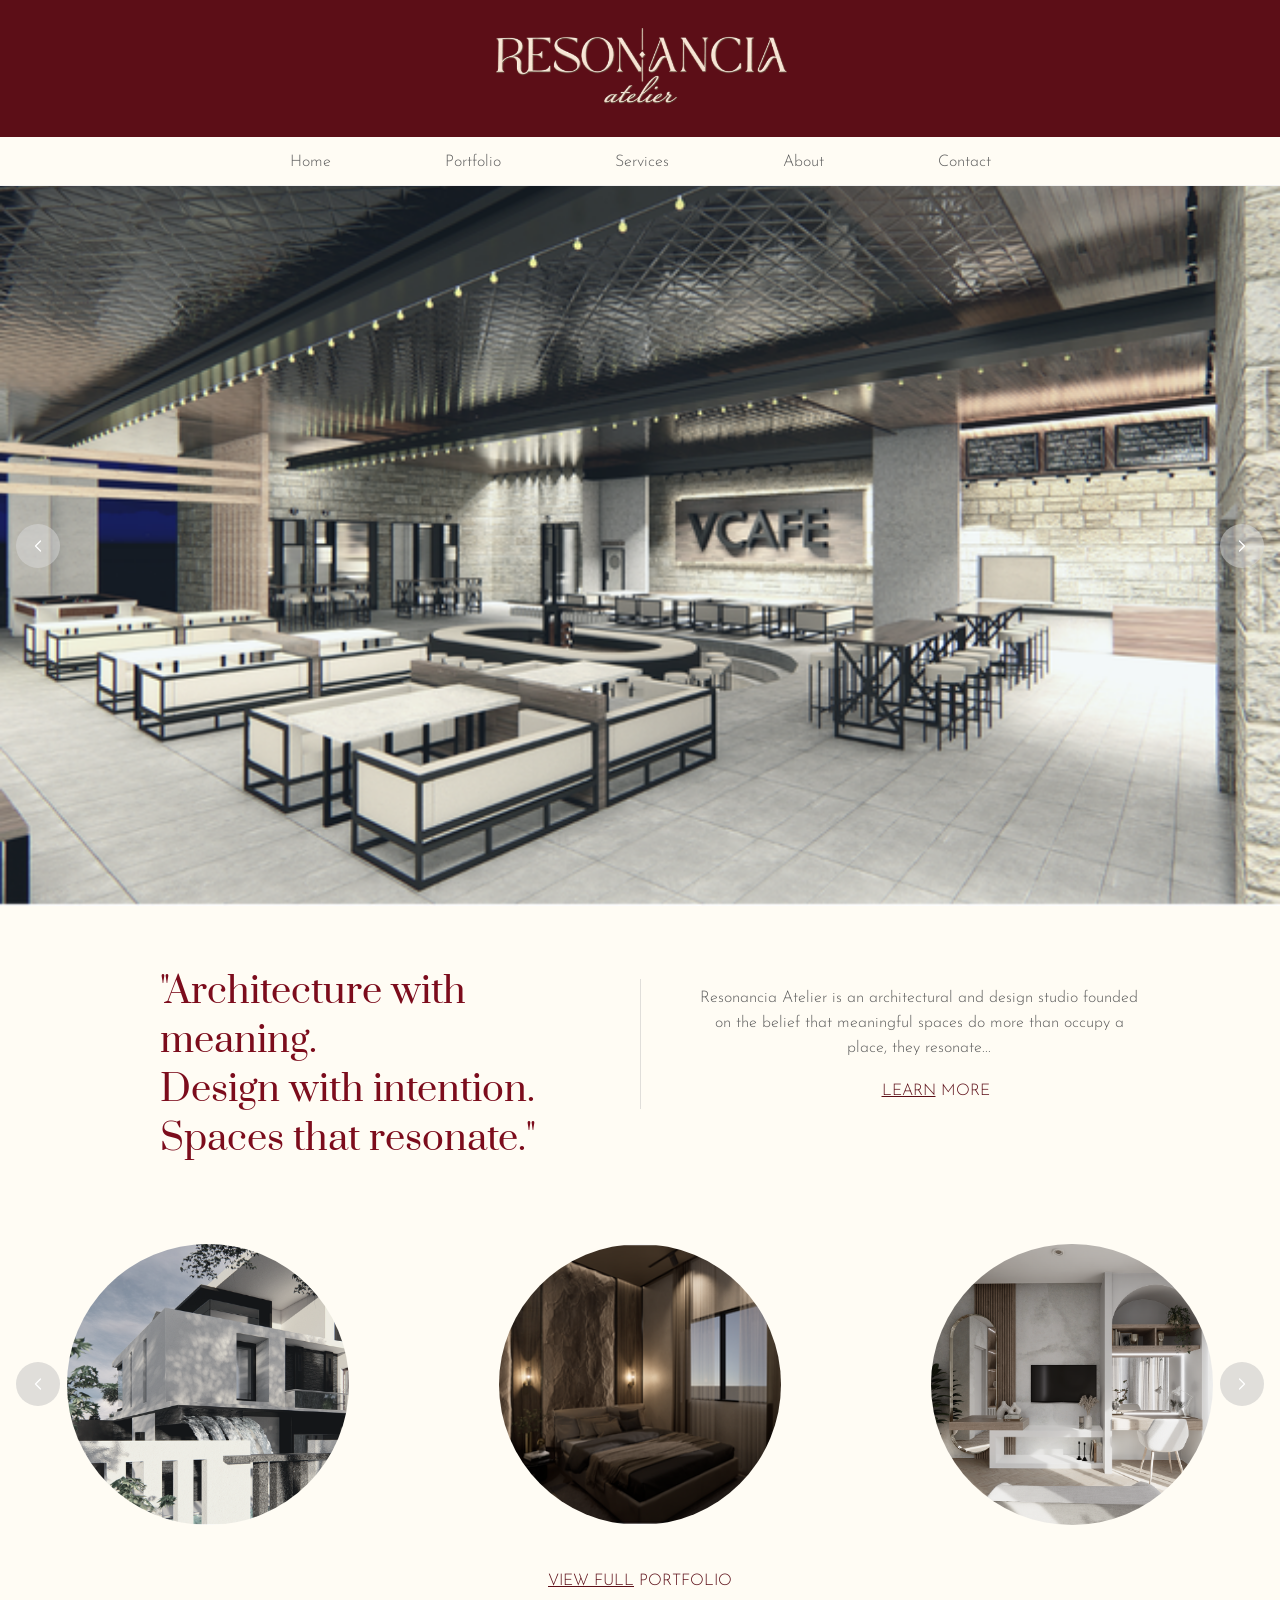
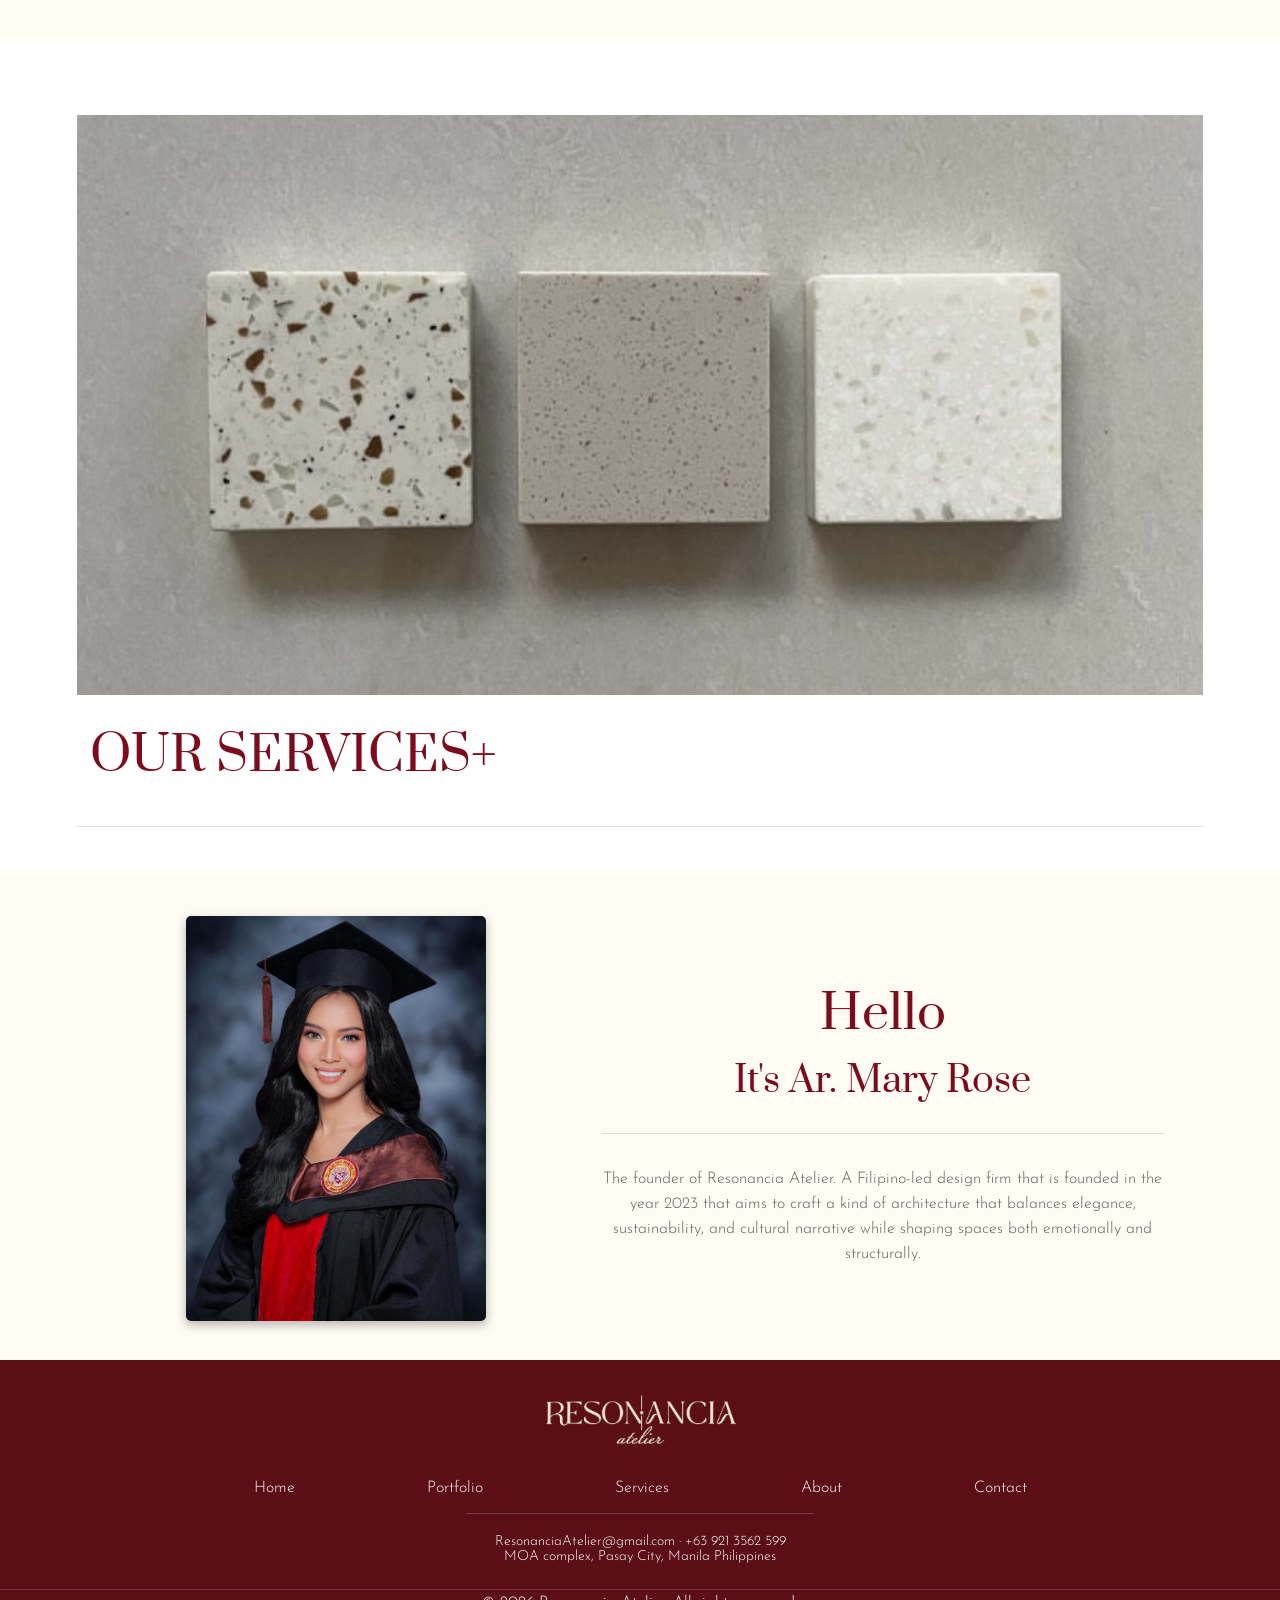
<file: index.html>
<!DOCTYPE html>
<html lang="en">
  <head>
    <meta charset="UTF-8">
    <meta name="viewport" content="width=device-width, initial-scale=1.0">
    <link rel="preconnect" href="https://fonts.googleapis.com">
    <link rel="preconnect" href="https://fonts.gstatic.com" crossorigin>
    <link href="https://fonts.googleapis.com/css2?family=Josefin+Sans:ital,wght@0,100..700;1,100..700&family=Prata&display=swap" rel="stylesheet">
    <link rel="stylesheet" href="css/styles.css">
    <link rel="apple-touch-icon" sizes="180x180" href="img/favicon_io/apple-touch-icon.png">
    <link rel="icon" type="image/png" sizes="32x32" href="img/favicon_io/favicon-32x32.png">
    <link rel="icon" type="image/png" sizes="16x16" href="img/favicon_io/favicon-16x16.png">
    <link rel="manifest" href="img/favicon_io/site.webmanifest">
    <title>Resonancia Atelier</title>
  </head>
  <body>
      <header class="site-header">
        <div class="header-logo">
          <button class="nav-toggle" id="navToggle" aria-label="Open menu" aria-expanded="false">
            <span class="nav-toggle__bar"></span>
            <span class="nav-toggle__bar"></span>
            <span class="nav-toggle__bar"></span>
          </button>

          <a href="index.html"><img src="img/logo.png" alt="Resonancia Atelier" class="headerLogo"></a>
        </div>

        <!-- Desktop nav row, hidden on mobile -->
        <nav class="site-nav" aria-label="Main navigation">
          <ul class="navList">
            <li><a href="index.html" aria-current="page">Home</a></li>
            <li><a href="portfolio.html">Portfolio</a></li>
            <li><a href="services.html">Services</a></li>
            <li><a href="about.html">About</a></li>
            <li><a href="contact.html">Contact</a></li>
          </ul>
        </nav>
      </header>

      <!-- Mobile overlay menu, hidden until opened -->
      <div class="mobile-nav" id="mobileNav">
        <button class="mobile-nav__close" id="navClose" aria-label="Close menu">&times;</button>
        <ul class="mobile-nav__list">
          <li><a href="index.html">Home</a></li>
          <li><a href="portfolio.html">Portfolio</a></li>
          <li><a href="services.html">Services</a></li>
          <li><a href="about.html">About</a></li>
          <li><a href="contact.html">Contact</a></li>
        </ul>
      </div>

      <main>
        <!-- Hero section -->
         <section class="hero">
            <div class="hero__slider" id="heroSlider">
              <img src="img/hero1.png" alt="Modern Cafe Design" class="hero__slide hero__slide--active">
              <img src="img/hero2.png" alt="Modern House Outside View" class="hero__slide">
              <img src="img/hero3.png" alt="Modern House Outside View With 3 Cars" class="hero__slide">

              <button class="hero__arrow hero__arrow--prev" id="prevSlide" aria-label="Previous slide">
                <svg viewBox="0 0 24 24" fill="none" xmlns="http://www.w3.org/2000/svg">
                  <path d="M15 18L9 12L15 6" stroke="currentColor" stroke-width="1.5" stroke-linecap="round" stroke-linejoin="round"/>
                </svg>
              </button>

              <button class="hero__arrow hero__arrow--next" id="nextSlide" aria-label="Next slide">
                <svg viewBox="0 0 24 24" fill="none" xmlns="http://www.w3.org/2000/svg">
                  <path d="M9 6L15 12L9 18" stroke="currentColor" stroke-width="1.5" stroke-linecap="round" stroke-linejoin="round"/>
                </svg>
              </button>
            </div>
         </section>

         <!-- About intro section -->
          <section class="aboutIntro">
            <div class="intro__quote">
              <h1>"Architecture with meaning. <br>
                Design with intention. <br>
                Spaces that resonate."</h1>
            </div>
            
            <div class="intro__divider"></div>

            <div class="intro__description">
              <p>Resonancia Atelier is an architectural and design studio founded on the belief that meaningful spaces do more than occupy a place, they resonate...</p>
              <a href="about.html" class="intro__link"><span class="intro__link-underline">Learn</span>&nbsp;More</a>
            </div>
          </section>

          <!-- Main portfolio section -->
           <section class="mainPortfolio">
            <div class="mainPortfolio__slider">
              <button class="mainPortfolio__arrow mainPortfolio__arrow--prev" id="portfolioPrev" aria-label="Previous slide" type="button">
                <svg viewBox="0 0 24 24" fill="none" xmlns="http://www.w3.org/2000/svg" aria-hidden="true">
                  <path d="M15 18L9 12L15 6" stroke="currentColor" stroke-width="1.5" stroke-linecap="round" stroke-linejoin="round"/>
                </svg>
              </button>

              <div class="mainPortfolio__viewport">
                <ul class="mainPortfolio__track">
                  <li class="mainPortfolio__item"><img src="img/mainPortfolio-1.png" alt="Night themed office interior design"></li>
                  <li class="mainPortfolio__item"><img src="img/mainPortfolio-2.png" alt="Modern house exterior design"></li>
                  <li class="mainPortfolio__item"><img src="img/mainPortfolio-3.png" alt="Modern bedroom interior design"></li>
                  <li class="mainPortfolio__item"><img src="img/mainPortfolio-4.png" alt="Daylight master bedroom interior design"></li>
                  <li class="mainPortfolio__item"><img src="img/mainPorfolio-5.png" alt="Daylight kitchen interior design"></li>
                </ul>
              </div>

              <button class="mainPortfolio__arrow mainPortfolio__arrow--next"  id="portfolioNext" aria-label="Next slide" type="button">
                <svg viewBox="0 0 24 24" fill="none" xmlns="http://www.w3.org/2000/svg" aria-hidden="true">
                  <path d="M9 6L15 12L9 18" stroke="currentColor" stroke-width="1.5" stroke-linecap="round" stroke-linejoin="round"/>
                </svg>
              </button>

            </div>

            <div class="mainPortfolio__progress">
              <div class="mainPortfolio__progress-thumb"></div>
            </div>

            <a href="portfolio.html" class="mainPortfolio__link intro__link"><span class="intro__link-underline">View Full</span>&nbsp;Portfolio</a>
           </section>

           <!-- Index services section -->
          <section class="mainServices">
            <div class="mainServicesImageHolder">
              <img src="img/mainServices.png" alt="3 tile designs" class="mainServicesImg">
            </div>

            <div class="mainServicesHeading">
              <a href="services.html">OUR SERVICES+</a>
              <div class="mainServicesLine"></div>
            </div>
          </section>

          <!-- about section -->
          <section class="mainAbout">
            <div class="mainAboutImageHolder">
              <img src="img/maryrosePortrait.jpg" alt="Mary Rose Samson Portrait Photo" class="mainAboutImg">
            </div>

            <div class="mainAbout__content">
              <h1>Hello</h1>
              <h2>It's Ar. Mary Rose</h2>
              <div class="mainAboutline"></div>
              <p>The founder of Resonancia Atelier. A Filipino-led design firm that is founded in the year 2023 that aims to craft a kind of architecture that balances elegance, sustainability, and cultural narrative while shaping spaces both emotionally and structurally.</p>
            </div>
          </section>
      </main>

      <!-- Footer -->
      <footer class="footer">
       <a href="index.html"><img src="img/logo.png" alt="Resonancia Atelier" class="siteFooter__logo"></a>

      <nav class="siteFooter__nav">
        <ul class="siteFooter__navList">
          <li><a href="index.html" aria-current="page">Home</a></li>
          <li><a href="portfolio.html">Portfolio</a></li>
          <li><a href="services.html">Services</a></li>
          <li><a href="about.html">About</a></li>
          <li><a href="contact.html">Contact</a></li>
        </ul>
      </nav>

      <div class="siteFooter__divider"></div>

      <address class="siteFooter__contact">
        <p class="siteFooter__contactLine">
          <a href="mailto:ResonanciaAtelier@gmail.com">ResonanciaAtelier@gmail.com</a>
          <span class="siteFooter__dot"> · </span>
          <a href="tel:+639213562599">+63 921 3562 599</a>
        </p>
        <p class="siteFooter__location">MOA complex, Pasay City, Manila Philippines</p>
      </address>

      <div class="siteFooter__divider2"></div>
      <p class="siteFooter__copyright">© 2026 Resonancia Atelier. All rights reserved.</p>
      </footer>

      <script src="js/main.js"></script>
  </body>
</html>
</file>
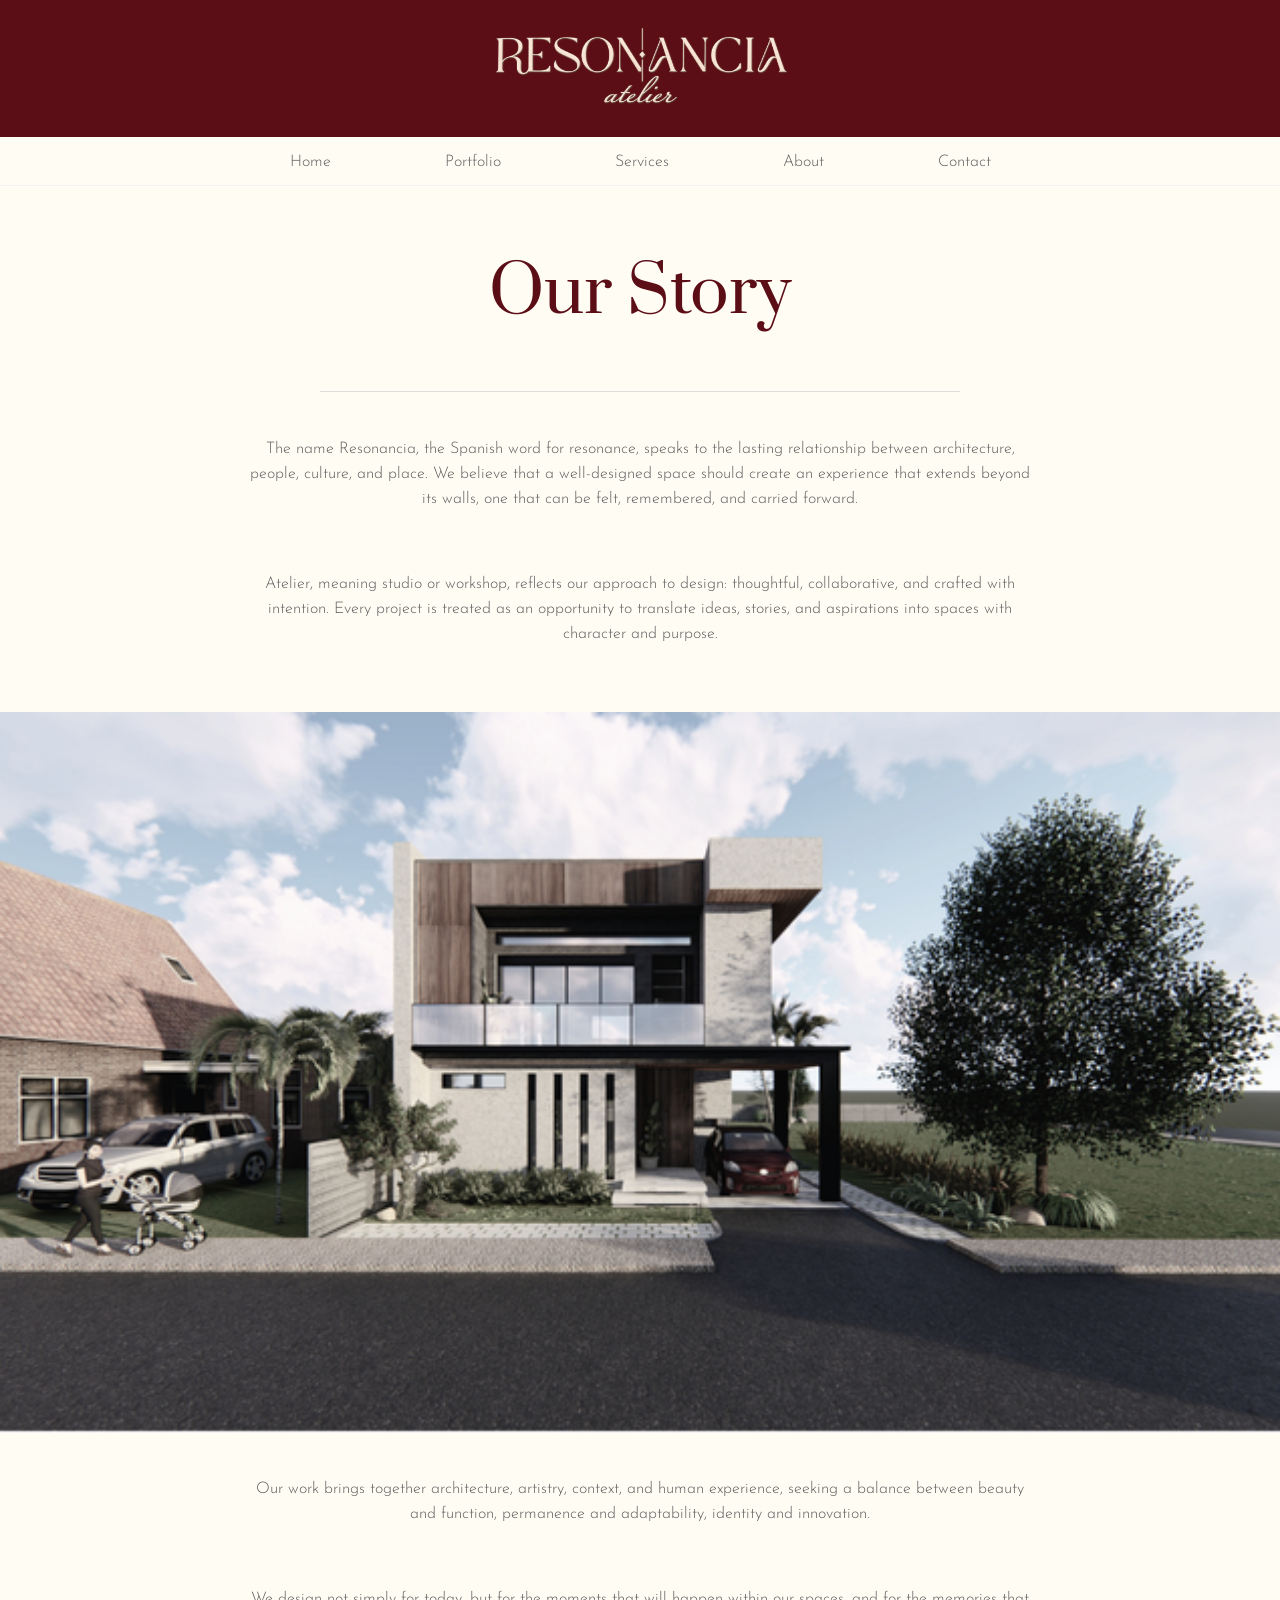
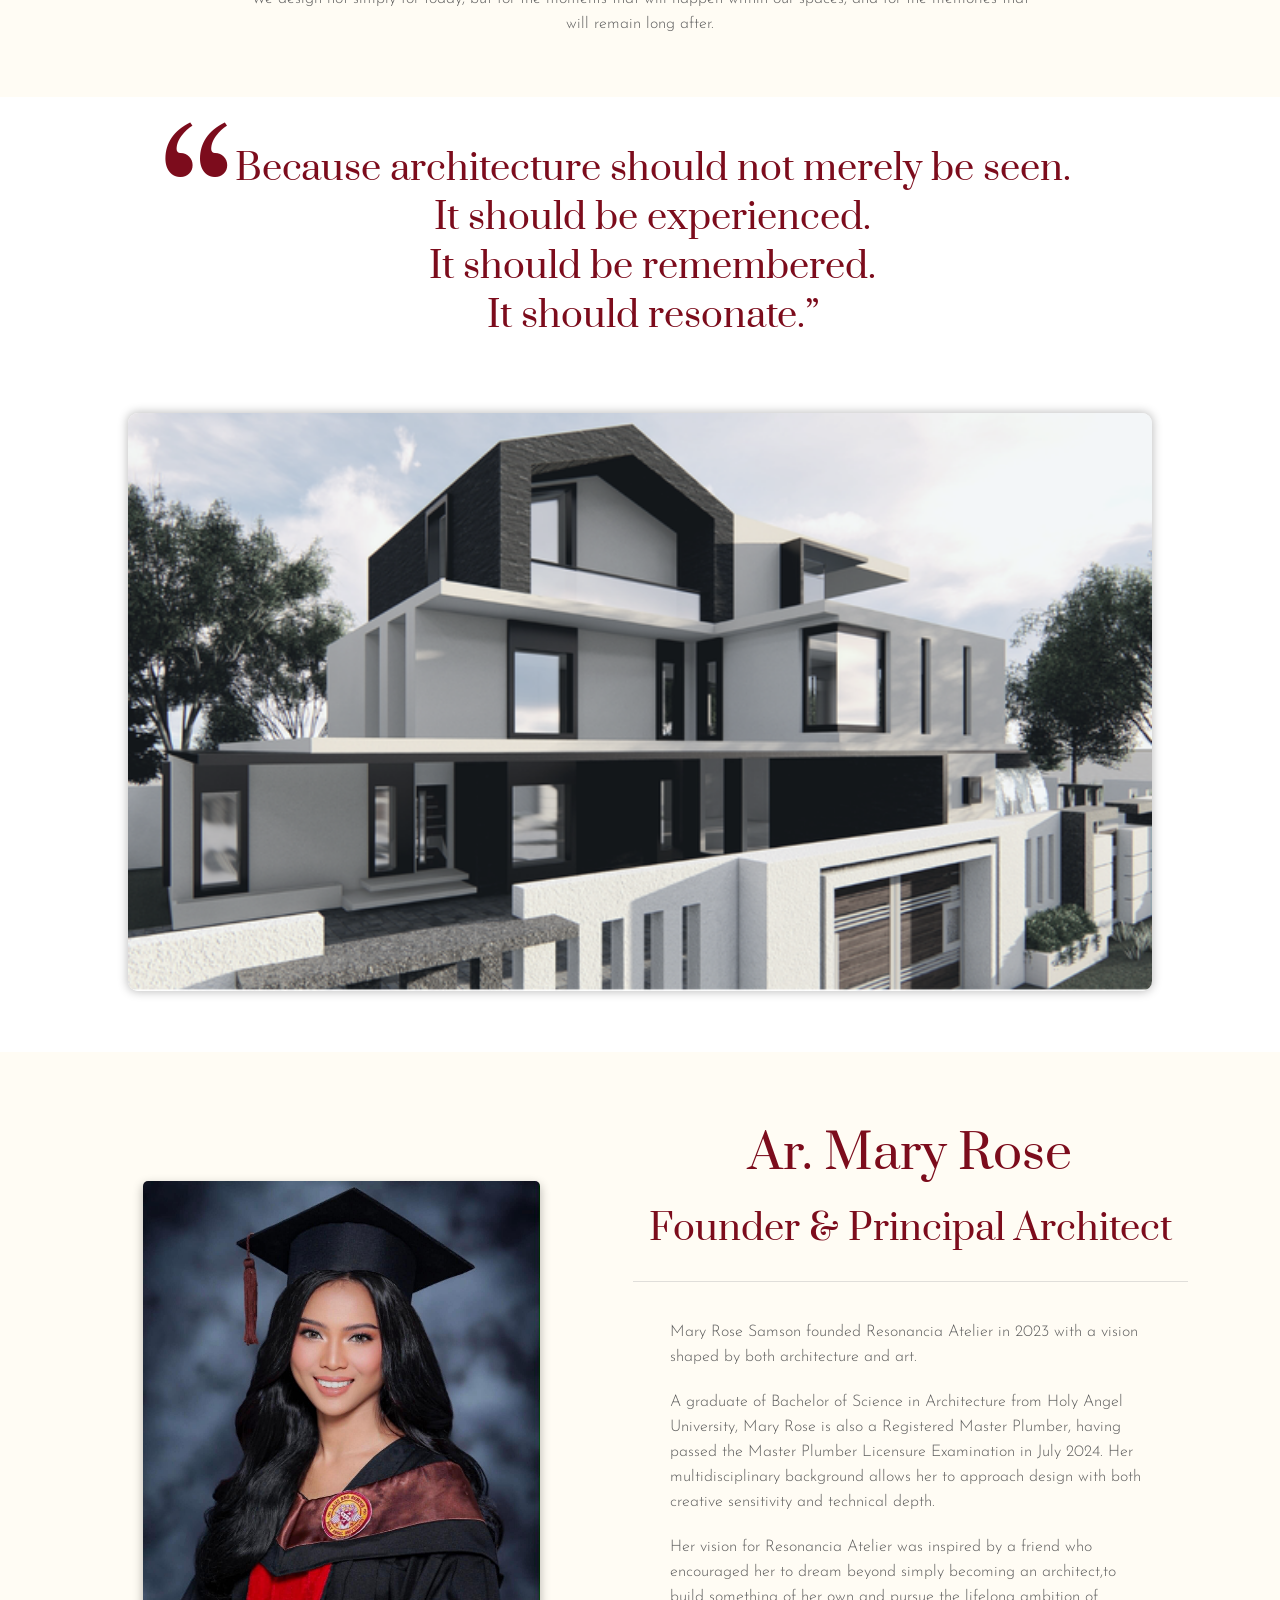
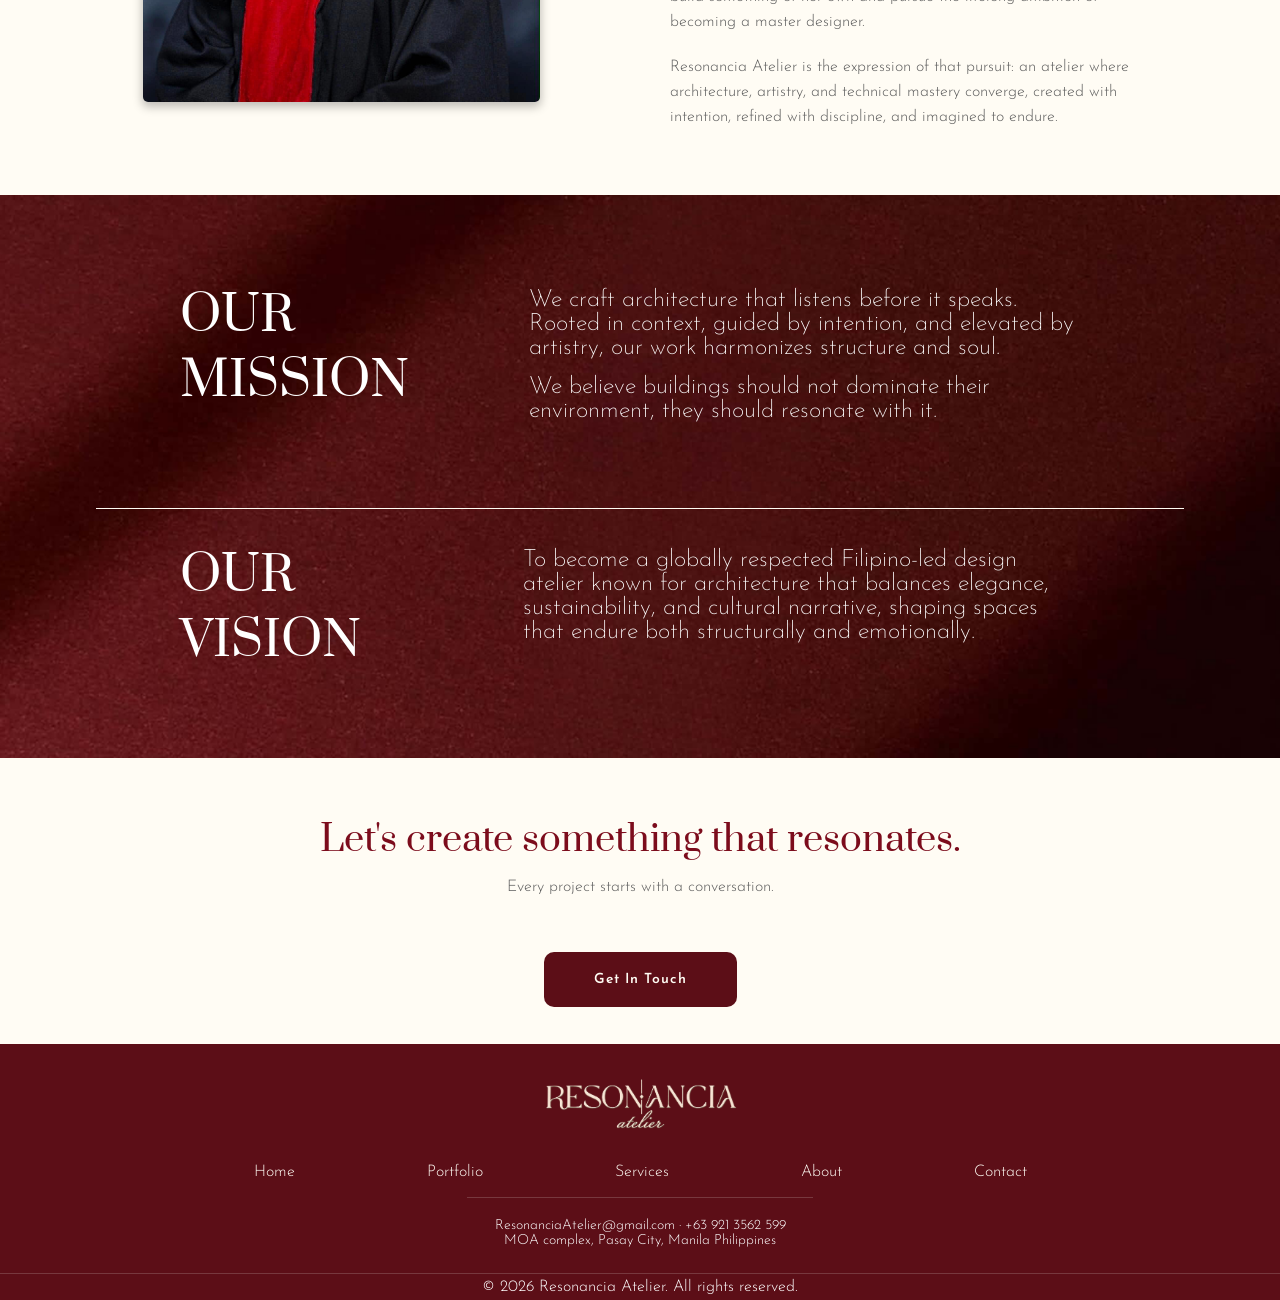
<file: about.html>
<!DOCTYPE html>
<html lang="en">
  <head>
    <meta charset="UTF-8">
    <meta name="viewport" content="width=device-width, initial-scale=1.0">
    <link rel="preconnect" href="https://fonts.googleapis.com">
    <link rel="preconnect" href="https://fonts.gstatic.com" crossorigin>
    <link href="https://fonts.googleapis.com/css2?family=Josefin+Sans:ital,wght@0,100..700;1,100..700&family=Prata&display=swap" rel="stylesheet">
    <link rel="stylesheet" href="css/styles.css">
    <link rel="apple-touch-icon" sizes="180x180" href="img/favicon_io/apple-touch-icon.png">
    <link rel="icon" type="image/png" sizes="32x32" href="img/favicon_io/favicon-32x32.png">
    <link rel="icon" type="image/png" sizes="16x16" href="img/favicon_io/favicon-16x16.png">
    <link rel="manifest" href="img/favicon_io/site.webmanifest">
    <title>Resonancia Atelier | About</title>
  </head>

  <body>
    <!-- Header -->
    <header class="site-header">
      <div class="header-logo">
        <button class="nav-toggle" id="navToggle" aria-label="Open menu" aria-expanded="false">
          <span class="nav-toggle__bar"></span>
          <span class="nav-toggle__bar"></span>
          <span class="nav-toggle__bar"></span>
        </button>

        <a href="index.html"><img src="img/logo.png" alt="Resonancia Atelier" class="headerLogo"></a>
      </div>

      <!-- Desktop nav row, hidden on mobile -->
      <nav class="site-nav" aria-label="Main navigation">
        <ul class="navList">
          <li><a href="index.html">Home</a></li>
          <li><a href="portfolio.html">Portfolio</a></li>
          <li><a href="services.html">Services</a></li>
          <li><a href="about.html" aria-current="page">About</a></li>
          <li><a href="contact.html">Contact</a></li>
        </ul>
      </nav>
    </header>

    <!-- Mobile overlay menu, hidden until opened -->
    <div class="mobile-nav" id="mobileNav">
      <button class="mobile-nav__close" id="navClose" aria-label="Close menu">&times;</button>
      <ul class="mobile-nav__list">
        <li><a href="index.html">Home</a></li>
        <li><a href="portfolio.html">Portfolio</a></li>
        <li><a href="services.html">Services</a></li>
        <li><a href="about.html">About</a></li>
        <li><a href="contact.html">Contact</a></li>
      </ul>
    </div>


    <!-- main -->
    <main>
      <section class="pageIntro">
        <h1>Our Story</h1>
        <div class="pageIntro__divider" aria-hidden="true"></div>
      </section>

      <!-- About story section -->
      <section class="aboutStory">
        <section class="aboutParagraph">
          <p>The name Resonancia, the Spanish word for resonance, speaks to the lasting relationship between architecture, people, culture, and place. We believe that a well-designed space should create an experience that extends beyond its walls, one that can be felt, remembered, and carried forward.</p>
          <p>Atelier, meaning studio or workshop, reflects our approach to design: thoughtful, collaborative, and crafted with intention. Every project is treated as an opportunity to translate ideas, stories, and aspirations into spaces with character and purpose.</p>
        </section>

        <div class="aboutImageBannerHolder">
          <img src="img/aboutImage.png" alt="Outside view of a modern design house" class="aboutImageBanner">
        </div>

        <section class="aboutParagraph">
          <p>Our work brings together architecture, artistry, context, and human experience, seeking a balance between beauty and function, permanence and adaptability, identity and innovation.</p>
          <p>We design not simply for today, but for the moments that will happen within our spaces, and for the memories that will remain long after.</p>
        </section>
      </section>

      <!-- Quote section -->
      <section class="aboutHighlight">
        <blockquote class="aboutQuote">
          <p class="aboutQuote__text">
            Because architecture should not merely be seen.<br>
            It should be experienced.<br>
            It should be remembered.<br>
            It should resonate.”
          </p>
        </blockquote>
        
        <div class="aboutHighlightImageHolder">
          <img src="img/aboutImage2.png" alt="A modern multi-story house featuring a geometric black and white exterior design with flat roofs and large windows." class="aboutHighlight__image">
        </div>
      </section>

      <!-- About owner section -->
       <section class="aboutOwner">
        <div class="aboutOwnerImageHolder">
          <img src="img/maryrosePortrait.jpg" alt="Mary Rose Samson portrait image" class="aboutOwnerImage">
        </div>

        <div class="aboutOwner__content">
          <h1>Ar. Mary Rose</h1>
          <h2>Founder &amp; Principal Architect</h2>
          <div class="aboutOwnerline"></div>

          <div class="aboutOwnerDetails">
            <p>Mary Rose Samson founded Resonancia Atelier in 2023 with a vision shaped by both architecture and art.</p>
            <p>A graduate of Bachelor of Science in Architecture from Holy Angel University, Mary Rose is also a Registered Master Plumber, having passed the Master Plumber Licensure Examination in July 2024. Her multidisciplinary background allows her to approach design with both creative sensitivity and technical depth. </p>
            <p>Her vision for Resonancia Atelier was inspired by a friend who encouraged her to dream beyond simply becoming an architect,to build something of her own and pursue the lifelong ambition of becoming a master designer.</p>
            <p>Resonancia Atelier is the expression of that pursuit: an atelier where architecture, artistry, and technical mastery converge, created with intention, refined with discipline, and imagined to endure.</p>
          </div>
        </div>
       </section>

       <!-- Mission & Vision section -->
        <section class="aboutMissionVision">
          <div class="aboutMV__content">
            <div class="aboutMV__container">
              <h1>OUR MISSION</h1>
              <div class="aboutMV__paragraph">
                <p>We craft architecture that listens before it speaks. Rooted in context, guided by intention, and elevated by artistry, our work harmonizes structure and soul.</p>
                <p>We believe buildings should not dominate their environment, they should resonate with it.</p>
              </div>
      
            </div>

            <div class="aboutMV__divider"></div>

            <div class="aboutMV__container">
              <h1>OUR VISION</h1>
              <div class="aboutMV__paragraph aboutMV__paragraph2">
                <p>To become a globally respected Filipino-led design atelier known for architecture that balances elegance, sustainability, and cultural narrative, shaping spaces that endure both structurally and emotionally.</p>
              </div>
            </div>
          </div>
        </section>

        <!-- About CTA -->
         <section class="aboutCTA">
          <h2>Let's create something that resonates.</h2>
          <p>Every project starts with a conversation.</p>
          <a href="contact.html" class="aboutCTA__button">Get In Touch</a>
         </section>
    </main>


    <!-- Footer -->
    <footer class="footer">
      <a href="index.html"><img src="img/logo.png" alt="Resonancia Atelier" class="siteFooter__logo"></a>

      <nav class="siteFooter__nav">
        <ul class="siteFooter__navList">
          <li><a href="index.html">Home</a></li>
          <li><a href="portfolio.html">Portfolio</a></li>
          <li><a href="services.html">Services</a></li>
          <li><a href="about.html" aria-current="page">About</a></li>
          <li><a href="contact.html">Contact</a></li>
        </ul>
      </nav>

      <div class="siteFooter__divider"></div>

      <address class="siteFooter__contact">
        <p class="siteFooter__contactLine">
          <a href="mailto:ResonanciaAtelier@gmail.com">ResonanciaAtelier@gmail.com</a>
          <span class="siteFooter__dot"> · </span>
          <a href="tel:+639213562599">+63 921 3562 599</a>
        </p>
        <p class="siteFooter__location">MOA complex, Pasay City, Manila Philippines</p>
      </address>

      <div class="siteFooter__divider2"></div>
      <p class="siteFooter__copyright">© 2026 Resonancia Atelier. All rights reserved.</p>
    </footer>

    <script src="js/main.js"></script>
  </body>

</html>
</file>
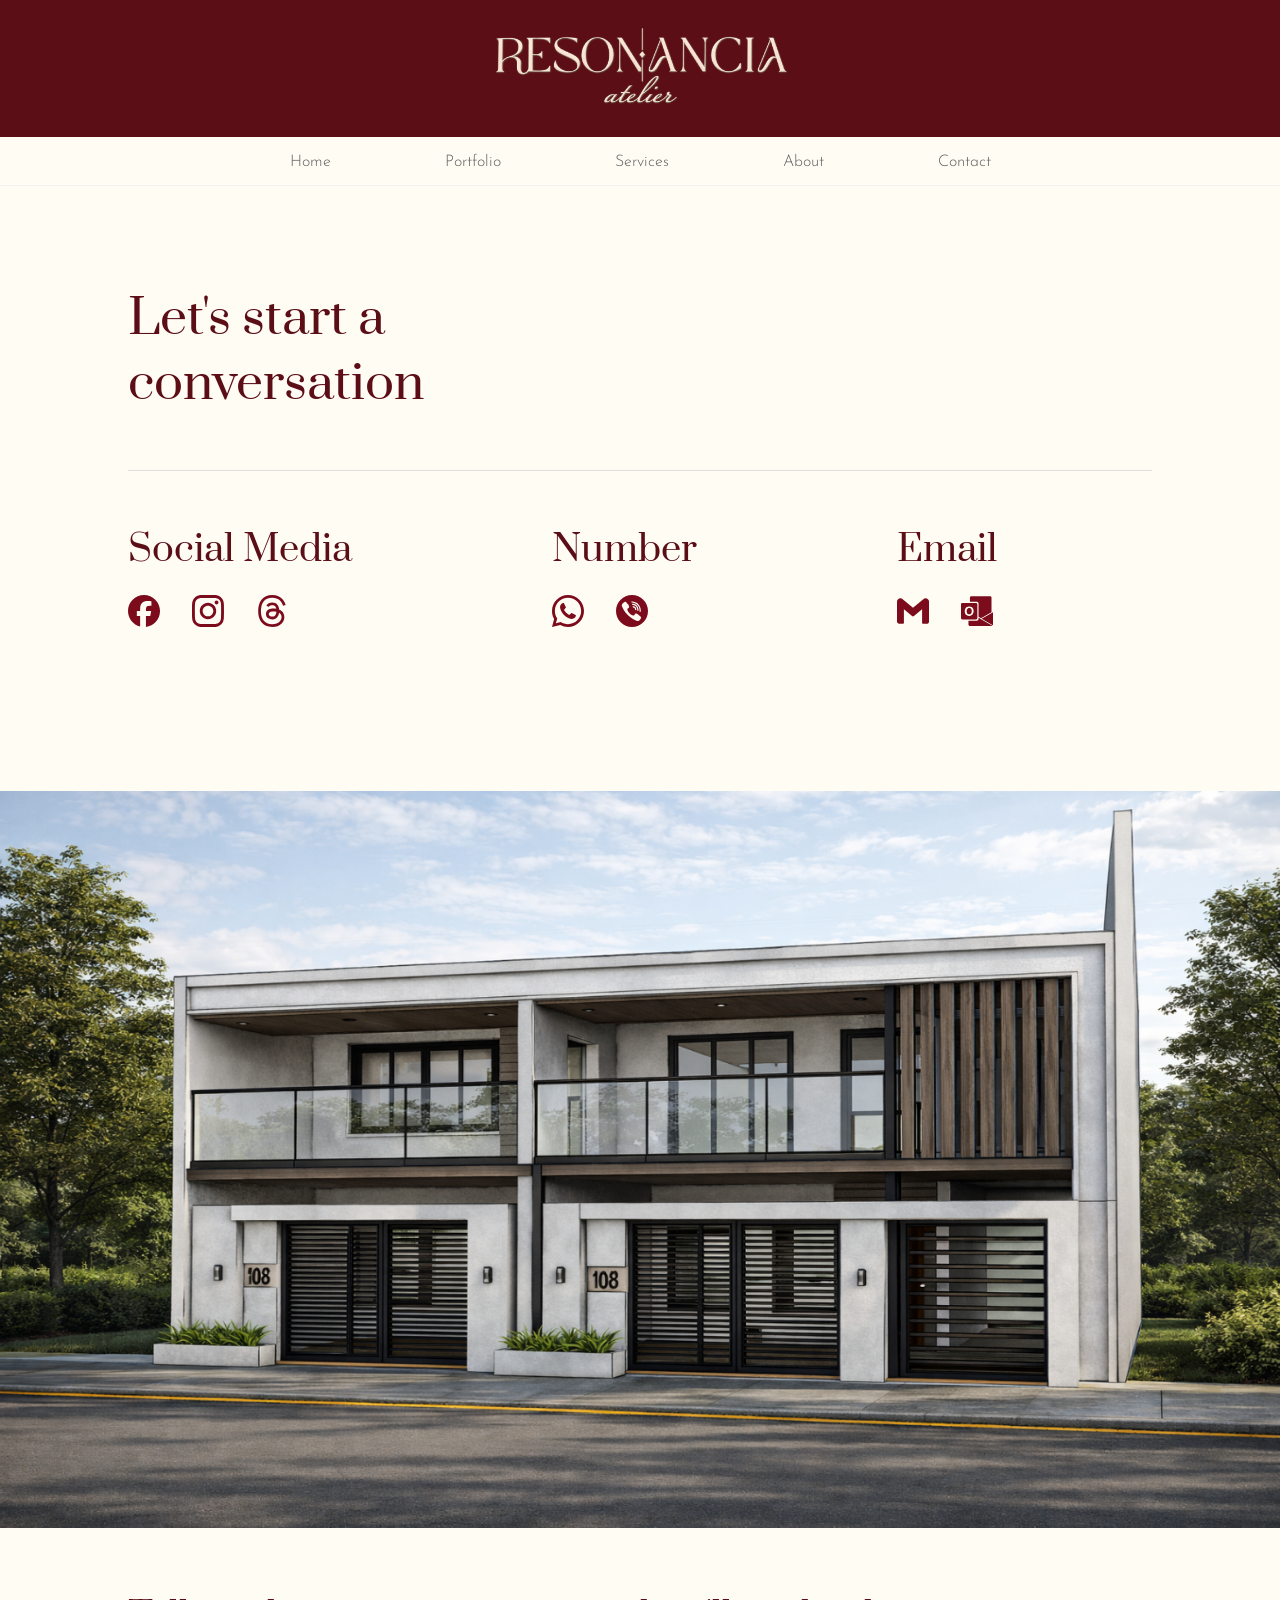
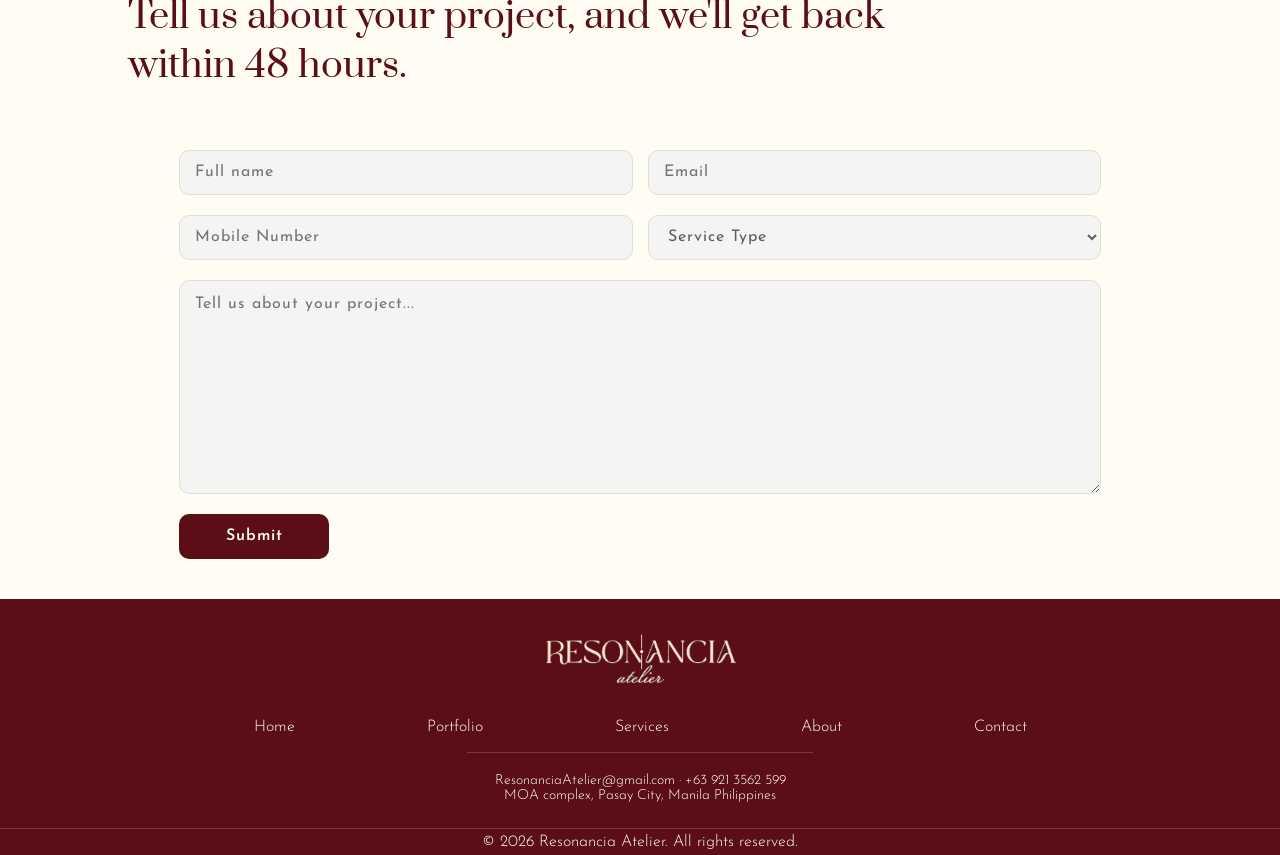
<file: contact.html>
<!DOCTYPE html>
<html lang="en">
  <head>
    <meta charset="UTF-8">
    <meta name="viewport" content="width=device-width, initial-scale=1.0">
    <link rel="preconnect" href="https://fonts.googleapis.com">
    <link rel="preconnect" href="https://fonts.gstatic.com" crossorigin>
    <link href="https://fonts.googleapis.com/css2?family=Josefin+Sans:ital,wght@0,100..700;1,100..700&family=Prata&display=swap" rel="stylesheet">
    <link rel="stylesheet" href="css/styles.css">
    <link rel="apple-touch-icon" sizes="180x180" href="img/favicon_io/apple-touch-icon.png">
    <link rel="icon" type="image/png" sizes="32x32" href="img/favicon_io/favicon-32x32.png">
    <link rel="icon" type="image/png" sizes="16x16" href="img/favicon_io/favicon-16x16.png">
    <link rel="manifest" href="img/favicon_io/site.webmanifest">
    <title>Resonancia Atelier | Contact</title>
  </head>

  <body>
    <!-- Header -->
    <header class="site-header">
      <div class="header-logo">
        <button class="nav-toggle" id="navToggle" aria-label="Open menu" aria-expanded="false">
          <span class="nav-toggle__bar"></span>
          <span class="nav-toggle__bar"></span>
          <span class="nav-toggle__bar"></span>
        </button>

        <a href="index.html"><img src="img/logo.png" alt="Resonancia Atelier" class="headerLogo"></a>
      </div>

      <!-- Desktop nav row, hidden on mobile -->
      <nav class="site-nav" aria-label="Main navigation">
        <ul class="navList">
          <li><a href="index.html">Home</a></li>
          <li><a href="portfolio.html">Portfolio</a></li>
          <li><a href="services.html">Services</a></li>
          <li><a href="about.html">About</a></li>
          <li><a href="contact.html" aria-current="page">Contact</a></li>
        </ul>
      </nav>
    </header>

    <!-- Mobile overlay menu, hidden until opened -->
    <div class="mobile-nav" id="mobileNav">
      <button class="mobile-nav__close" id="navClose" aria-label="Close menu">&times;</button>
      <ul class="mobile-nav__list">
        <li><a href="index.html">Home</a></li>
        <li><a href="portfolio.html">Portfolio</a></li>
        <li><a href="services.html">Services</a></li>
        <li><a href="about.html">About</a></li>
        <li><a href="contact.html">Contact</a></li>
      </ul>
    </div>


    <!-- main -->
    <main>
      <!-- Contact page introduction -->
      <section class="contactIntro">
        <h1 class="contactIntroHeading">Let's start a conversation</h1>
        <div class="contactIntroDivider"></div>
      </section>

      <!-- Contact page links -->
      <section class="contactLinks">
        <div class="contactSocialLinks">
          <h2>Social Media</h2>
          <a href="https://www.facebook.com/ResonanciaAtelier" target="_blank"><img src="img/fbIcon.svg" alt="Facebook Icon"></a>
          <a href="https://www.instagram.com/ResonanciaAtelier" target="_blank"><img src="img/igIcon.svg" alt="Instagram Icon"></a>
          <a href="https://www.threads.com/ResonanciaAtelier" target="_blank"><img src="img/threadsIcon.svg" alt="Threads app icon"></a>
        </div>

        <div class="contactNumberLinks">
          <h2>Number</h2>
          <a href="tel:+639213562599"><img src="img/whatsAppIcon.svg" alt="WhatsApp icon"></a>
          <a href="tel:+639213562599"><img src="img/viberIcon.svg" alt="Viber app icon"></a>
        </div>

        <div class="contactEmailLinks">
          <h2>Email</h2>
          <a href="mailto:ResonanciaAtelier@gmail.com"><img src="img/gmailIcon.svg" alt="Gmail icon"></a>
          <a href="mailto:ResonanciaAtelier@gmail.com"><img src="img/outlookIcon.svg" alt="Outlook icon"></a>
        </div>
      </section>

      <!-- Contact banner section -->
      <section class="contactBanner">
          <img src="img/contactBanner.png" alt="A modern two-story duplex with a concrete facade, black horizontal slatted gates, and upper balconies with glass railings under a partly cloudy sky.">
      </section>

      <!-- Contact Form Section -->
       <section class="contactFormSection">
        <div class="contactFormIntro">
          <h2>Tell us about your project, and we'll get back within 48 hours.</h2>
        </div>

        <form class="contactForm" action="#" method="post">
          <label for="fullName" class="visually-hidden">Full name</label>
          <input type="text" id="fullName" name="fullName" placeholder="Full name" required>

          <label for="email" class="visually-hidden">Email</label>
          <input type="email" id="email" name="email" placeholder="Email" required>

          <label for="mobileNum" class="visually-hidden">Mobile Number</label>
          <input type="tel" id="mobileNum" name="mobileNum" placeholder="Mobile Number" required>

          <label for="serviceType" class="visually-hidden">Service type</label>
          <select id="serviceType" name="serviceType" required>
            <option value="" disabled selected>Service Type</option>
            <option value="Architectural Design">Architectural Design</option>
            <option value="Interior Architecture &amp; Design">Interior Architecture &amp; Design</option>
            <option value="3D Visualization">3D Visualization</option>
          </select>

          <label for="description" class="visually-hidden">Tell us about your project</label>
          <textarea name="description" id="description" placeholder="Tell us about your project..." rows="6"></textarea>
          <button type="submit">Submit</button>
        </form>
       </section>

    </main>


    <!-- Footer -->
    <footer class="footer">
      <a href="index.html"><img src="img/logo.png" alt="Resonancia Atelier" class="siteFooter__logo"></a>

      <nav class="siteFooter__nav">
        <ul class="siteFooter__navList">
          <li><a href="index.html">Home</a></li>
          <li><a href="portfolio.html">Portfolio</a></li>
          <li><a href="services.html">Services</a></li>
          <li><a href="about.html">About</a></li>
          <li><a href="contact.html" aria-current="page">Contact</a></li>
        </ul>
      </nav>

      <div class="siteFooter__divider"></div>

      <address class="siteFooter__contact">
        <p class="siteFooter__contactLine">
          <a href="mailto:ResonanciaAtelier@gmail.com">ResonanciaAtelier@gmail.com</a>
          <span class="siteFooter__dot"> · </span>
          <a href="tel:+639213562599">+63 921 3562 599</a>
        </p>
        <p class="siteFooter__location">MOA complex, Pasay City, Manila Philippines</p>
      </address>

      <div class="siteFooter__divider2"></div>
      <p class="siteFooter__copyright">© 2026 Resonancia Atelier. All rights reserved.</p>
    </footer>

    <script src="js/main.js"></script>
  </body>

</html>
</file>
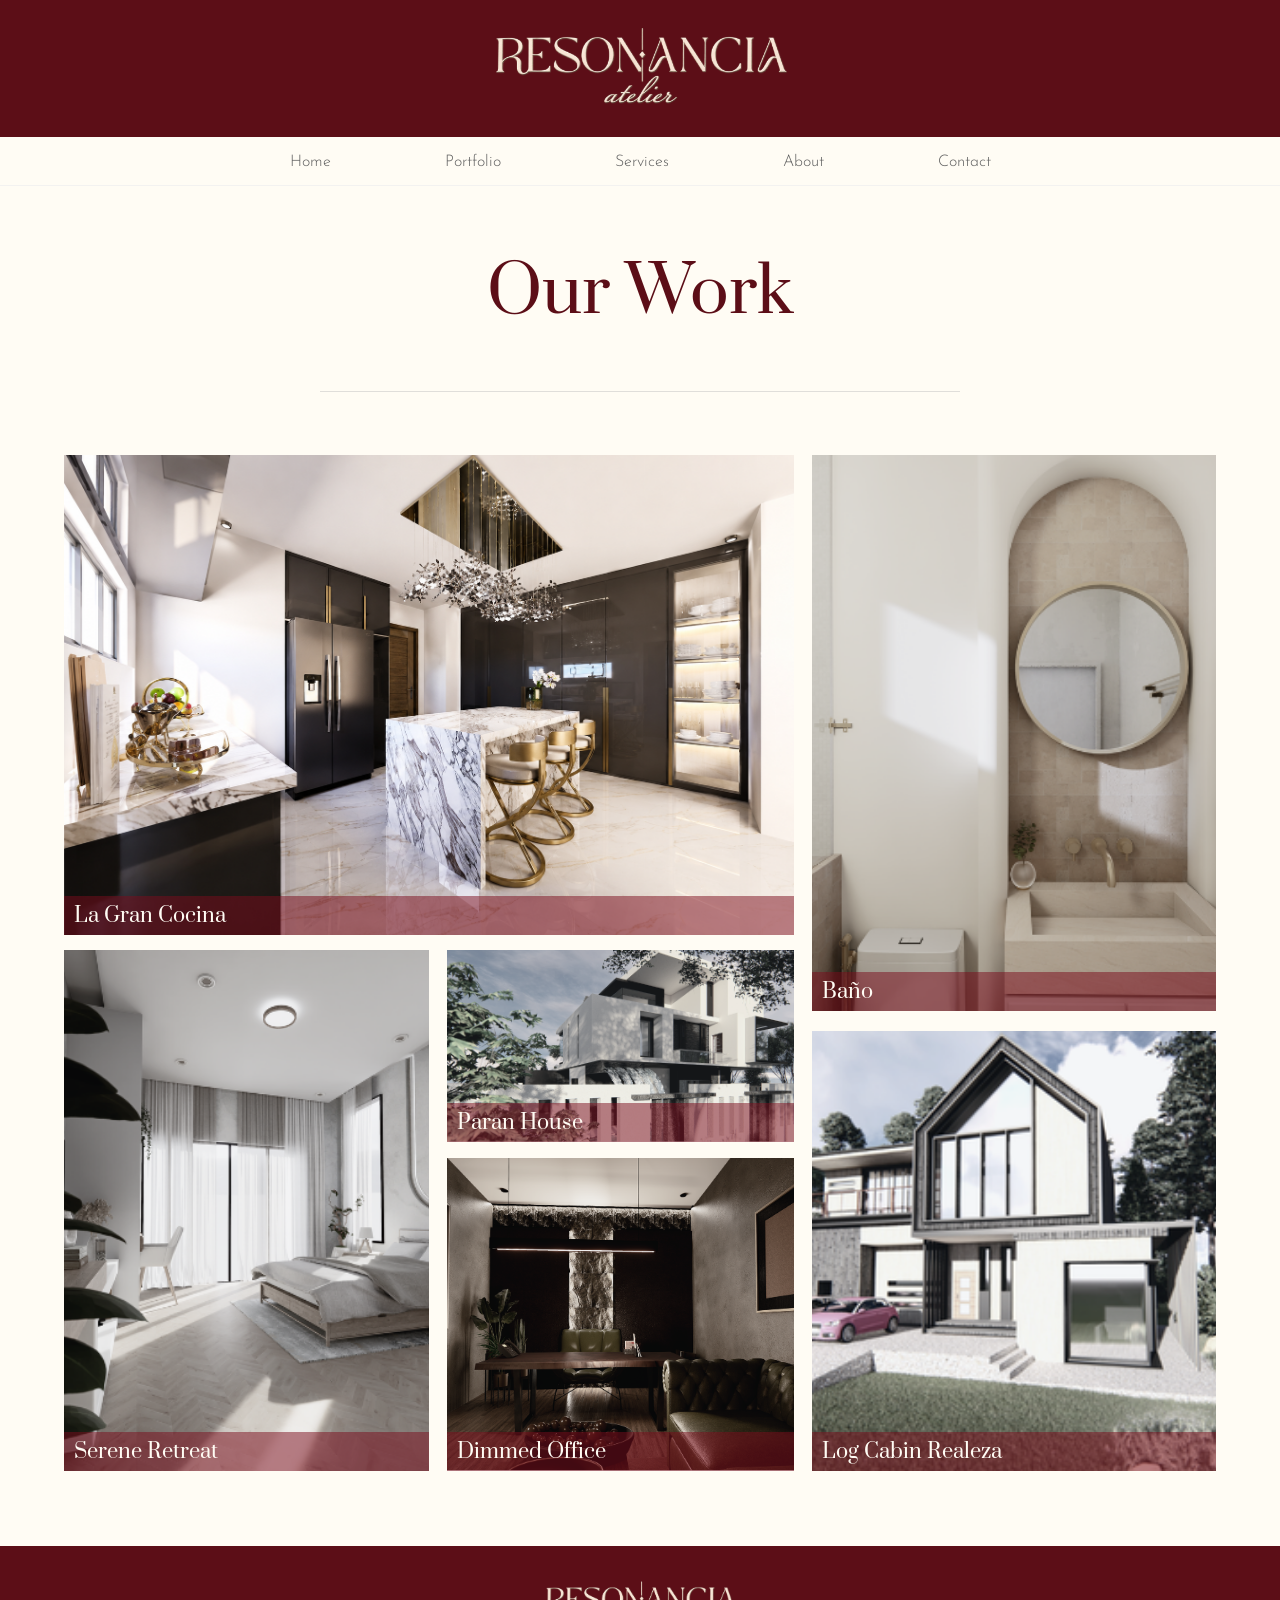
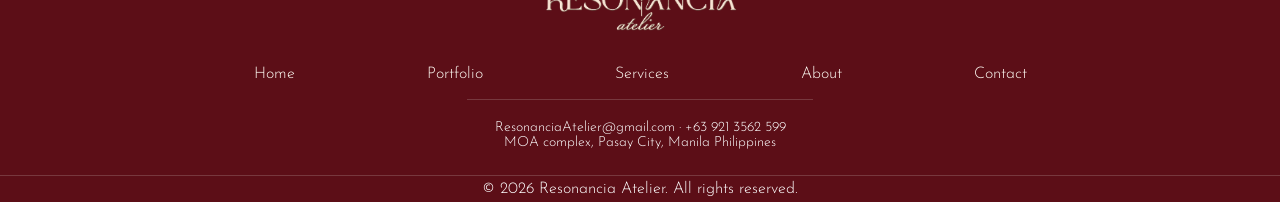
<file: portfolio.html>
<!DOCTYPE html>
<html lang="en">
  <head>
    <meta charset="UTF-8">
    <meta name="viewport" content="width=device-width, initial-scale=1.0">
    <link rel="preconnect" href="https://fonts.googleapis.com">
    <link rel="preconnect" href="https://fonts.gstatic.com" crossorigin>
    <link href="https://fonts.googleapis.com/css2?family=Josefin+Sans:ital,wght@0,100..700;1,100..700&family=Prata&display=swap" rel="stylesheet">
    <link rel="stylesheet" href="css/styles.css">
    <link rel="apple-touch-icon" sizes="180x180" href="img/favicon_io/apple-touch-icon.png">
    <link rel="icon" type="image/png" sizes="32x32" href="img/favicon_io/favicon-32x32.png">
    <link rel="icon" type="image/png" sizes="16x16" href="img/favicon_io/favicon-16x16.png">
    <link rel="manifest" href="img/favicon_io/site.webmanifest">
    <title>Resonancia Atelier | Portfolio</title>
  </head>

  <body>
    <!-- Header -->
    <header class="site-header">
      <div class="header-logo">
        <button class="nav-toggle" id="navToggle" aria-label="Open menu" aria-expanded="false">
          <span class="nav-toggle__bar"></span>
          <span class="nav-toggle__bar"></span>
          <span class="nav-toggle__bar"></span>
        </button>

        <a href="index.html"><img src="img/logo.png" alt="Resonancia Atelier" class="headerLogo"></a>
      </div>

      <!-- Desktop nav row, hidden on mobile -->
      <nav class="site-nav" aria-label="Main navigation">
        <ul class="navList">
          <li><a href="index.html">Home</a></li>
          <li><a href="portfolio.html" aria-current="page">Portfolio</a></li>
          <li><a href="services.html">Services</a></li>
          <li><a href="about.html">About</a></li>
          <li><a href="contact.html">Contact</a></li>
        </ul>
      </nav>
    </header>

    <!-- Mobile overlay menu, hidden until opened -->
    <div class="mobile-nav" id="mobileNav">
      <button class="mobile-nav__close" id="navClose" aria-label="Close menu">&times;</button>
      <ul class="mobile-nav__list">
        <li><a href="index.html">Home</a></li>
        <li><a href="portfolio.html">Portfolio</a></li>
        <li><a href="services.html">Services</a></li>
        <li><a href="about.html">About</a></li>
        <li><a href="contact.html">Contact</a></li>
      </ul>
    </div>


    <!-- main -->
    <main>
      <section class="pageIntro">
        <h1>Our Work</h1>
        <div class="pageIntro__divider" aria-hidden="true"></div>
      </section>

      <section class="portfolioGallery">
        <!-- 1st project -->
        <figure class="portfolioGallery__item portfolioGallery__item--cocina">
          <a href="projects/la-gran-cocina.html" target="_blank">
            <img src="img/portfolio_laGranCocina.png" alt="Luxurious modern kitchen with a marble island and a sculptural chandelier" width="1537" height="1023">
            <figcaption>La Gran Cocina</figcaption>
          </a>
        </figure>

        <!-- 2nd project -->
        <figure class="portfolioGallery__item portfolioGallery__item--bano">
          <a href="projects/bano.html" target="_blank">
            <img src="img/portfolio_bano.png" alt="Minimalist neutral bathroom with a round mirror inside an arched wall recess" width="635" height="423" loading="lazy">
            <figcaption>Baño</figcaption>
          </a>
        </figure>

        <!-- 3rd project -->
        <figure class="portfolioGallery__item portfolioGallery__item--serene">
          <a href="projects/serene-retreat.html" target="_blank">
            <img src="img/portfolio_sereneRetreat.png" alt="Bright modern bedroom featuring an illuminated U-shaped wall accent above the bed" width="635" height="423" loading="lazy">
            <figcaption>Serene Retreat</figcaption>
          </a>
        </figure>

        <!-- 4th project -->
        <figure class="portfolioGallery__item portfolioGallery__item--paran">
          <a href="projects/paran-house.html" target="_blank">
            <img src="img/portfolio_paranHouse.png" alt="Contemporary geometric house with a white facade and a built-in waterfall feature" width="794" height="428" loading="lazy">
            <figcaption>Paran House</figcaption>
          </a>
        </figure>

        <!-- 5th project -->
        <figure class="portfolioGallery__item portfolioGallery__item--dimmed">
          <a href="projects/dimmed-office.html" target="_blank">
            <img src="img/portfolio_dimmedOffice.png" alt="Moody, dark office with a green leather sofa and a wood desk" width="794" height="428" loading="lazy">
            <figcaption>Dimmed Office</figcaption>
          </a>
        </figure>

        <!-- 6th project -->
        <figure class="portfolioGallery__item portfolioGallery__item--cabin">
          <a href="projects/log-cabin-realeza.html" target="_blank">
            <img src="img/portfolio_logCabin.png" alt="Modern A-frame home surrounded by trees with pink cars in the driveway" width="439" height="247" loading="lazy">
            <figcaption>Log Cabin Realeza</figcaption>
          </a>
        </figure>
      </section>
    </main>


    <!-- Footer -->
    <footer class="footer">
      <a href="index.html"><img src="img/logo.png" alt="Resonancia Atelier" class="siteFooter__logo"></a>

      <nav class="siteFooter__nav">
        <ul class="siteFooter__navList">
          <li><a href="index.html">Home</a></li>
          <li><a href="portfolio.html" aria-current="page">Portfolio</a></li>
          <li><a href="services.html">Services</a></li>
          <li><a href="about.html">About</a></li>
          <li><a href="contact.html">Contact</a></li>
        </ul>
      </nav>

      <div class="siteFooter__divider"></div>

      <address class="siteFooter__contact">
        <p class="siteFooter__contactLine">
          <a href="mailto:ResonanciaAtelier@gmail.com">ResonanciaAtelier@gmail.com</a>
          <span class="siteFooter__dot"> · </span>
          <a href="tel:+639213562599">+63 921 3562 599</a>
        </p>
        <p class="siteFooter__location">MOA complex, Pasay City, Manila Philippines</p>
      </address>

      <div class="siteFooter__divider2"></div>
      <p class="siteFooter__copyright">© 2026 Resonancia Atelier. All rights reserved.</p>
    </footer>

    <script src="js/main.js"></script>
  </body>

</html>
</file>
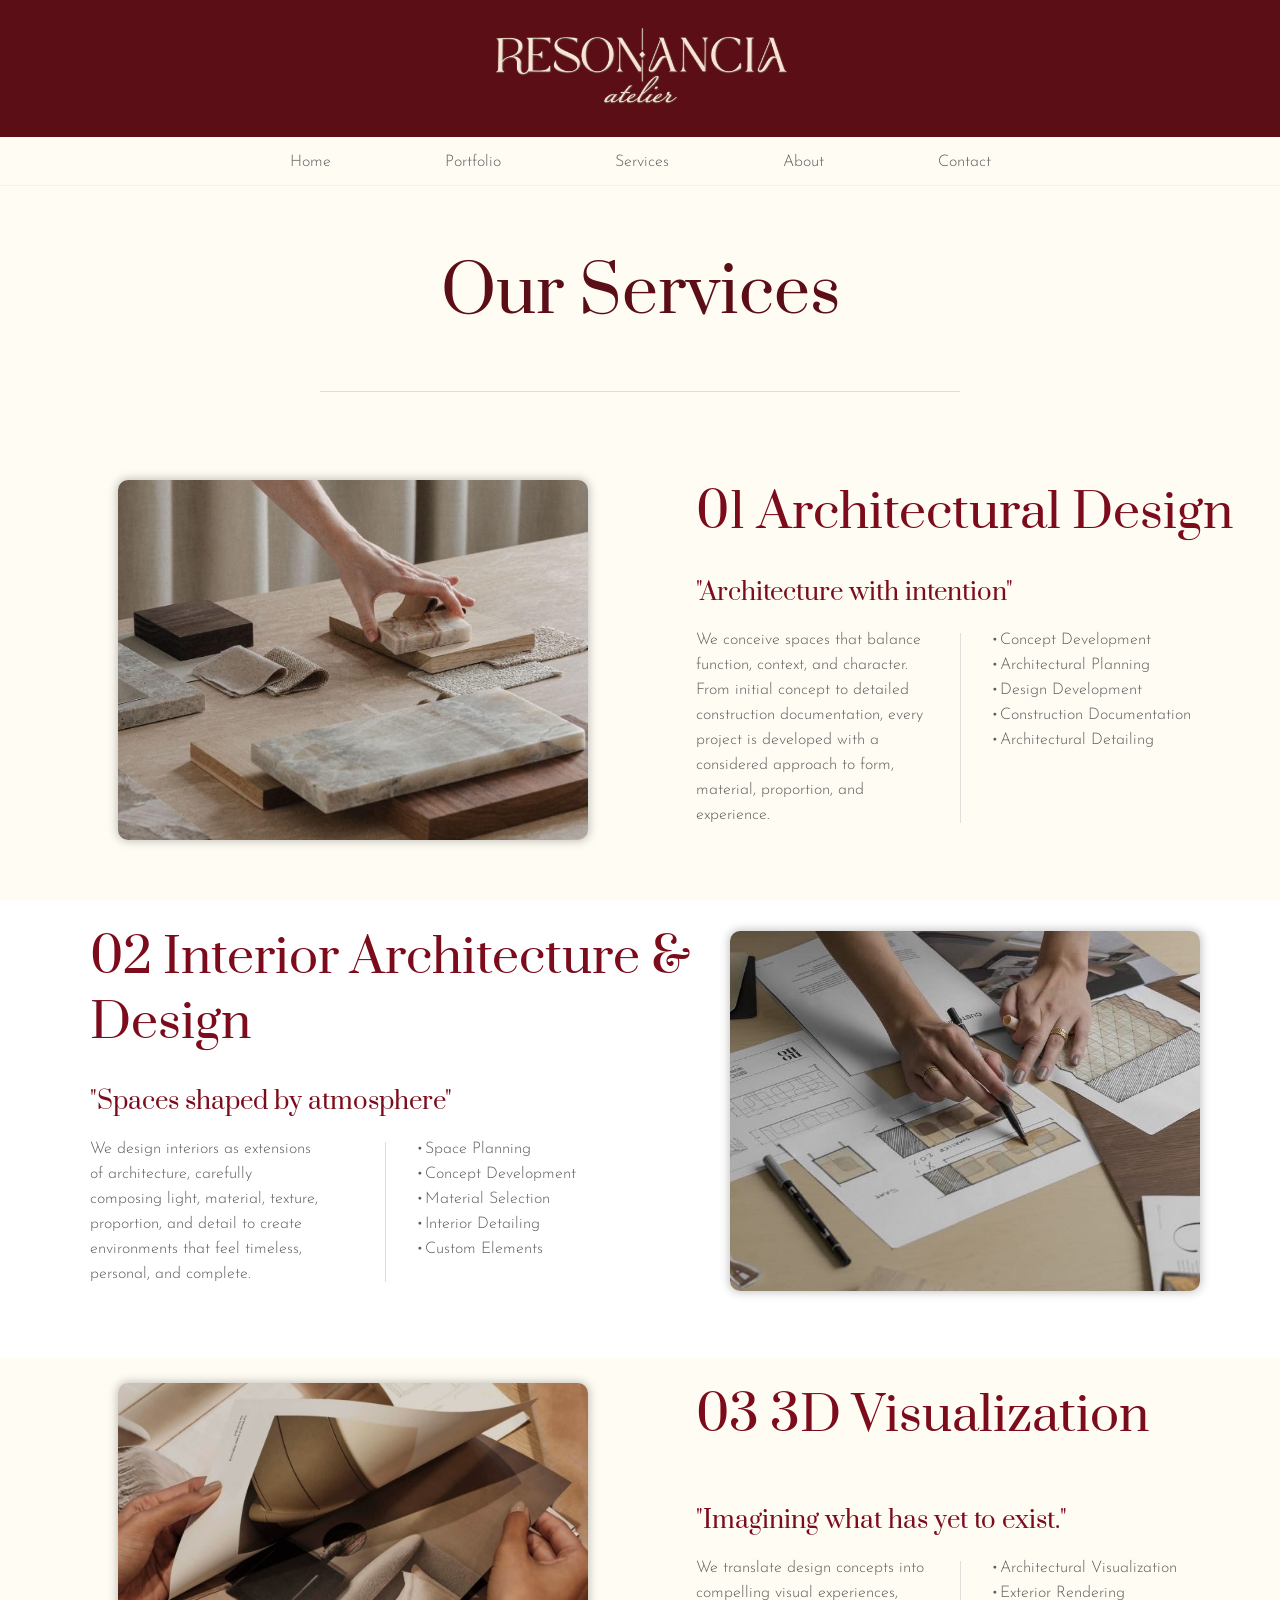
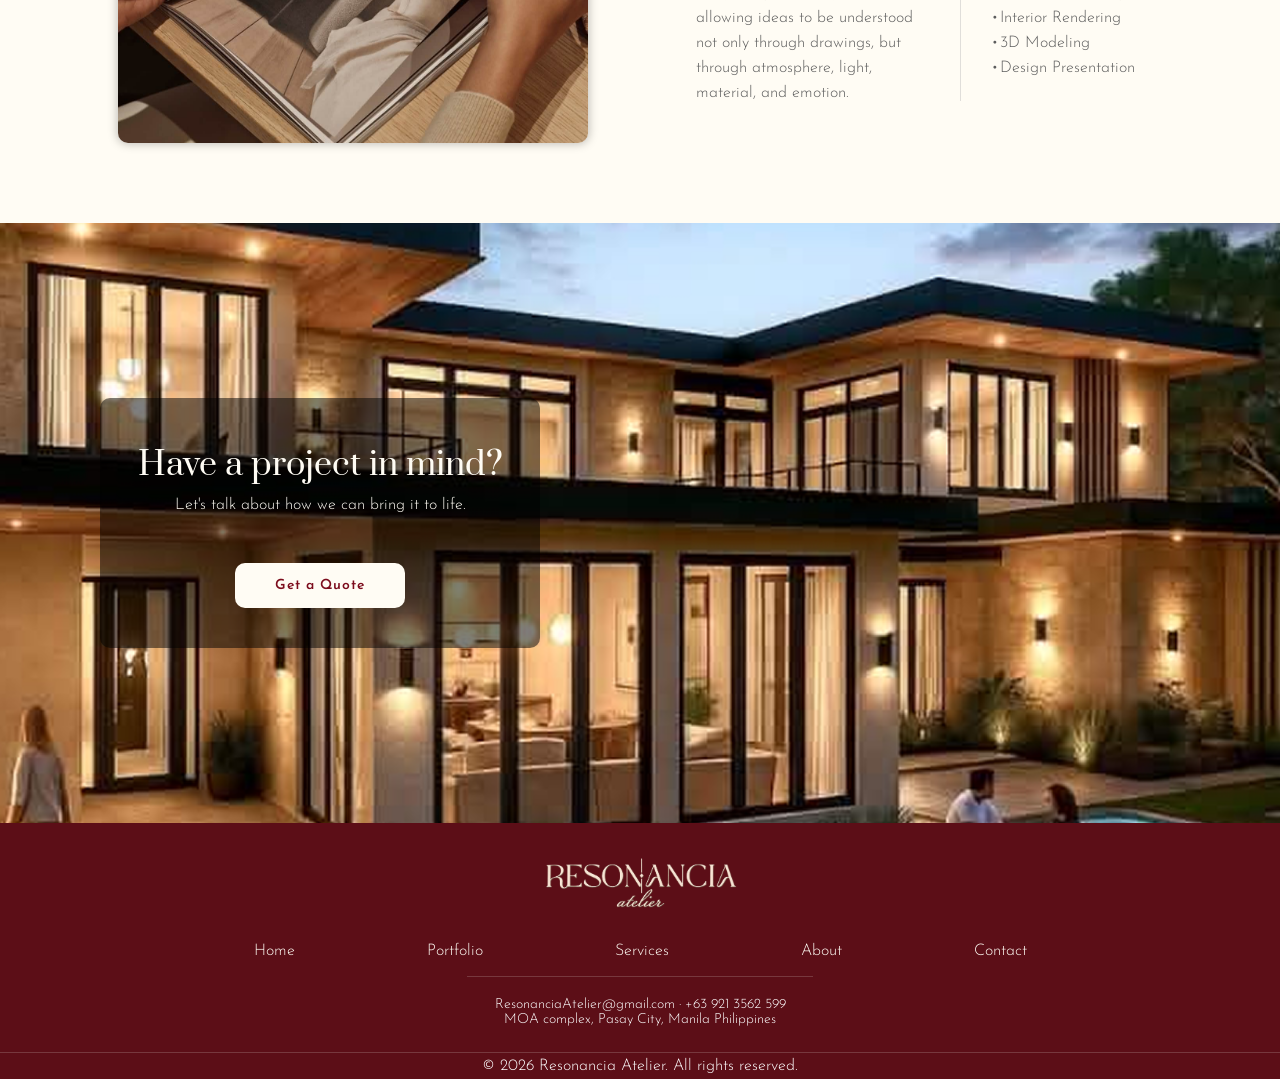
<file: services.html>
<!DOCTYPE html>
<html lang="en">
  <head>
    <meta charset="UTF-8">
    <meta name="viewport" content="width=device-width, initial-scale=1.0">
    <link rel="preconnect" href="https://fonts.googleapis.com">
    <link rel="preconnect" href="https://fonts.gstatic.com" crossorigin>
    <link href="https://fonts.googleapis.com/css2?family=Josefin+Sans:ital,wght@0,100..700;1,100..700&family=Prata&display=swap" rel="stylesheet">
    <link rel="stylesheet" href="css/styles.css">
    <link rel="apple-touch-icon" sizes="180x180" href="img/favicon_io/apple-touch-icon.png">
    <link rel="icon" type="image/png" sizes="32x32" href="img/favicon_io/favicon-32x32.png">
    <link rel="icon" type="image/png" sizes="16x16" href="img/favicon_io/favicon-16x16.png">
    <link rel="manifest" href="img/favicon_io/site.webmanifest">
    <title>Resonancia Atelier | Services</title>
  </head>

  <body>
    <!-- Header -->
    <header class="site-header">
      <div class="header-logo">
        <button class="nav-toggle" id="navToggle" aria-label="Open menu" aria-expanded="false">
          <span class="nav-toggle__bar"></span>
          <span class="nav-toggle__bar"></span>
          <span class="nav-toggle__bar"></span>
        </button>

        <a href="index.html"><img src="img/logo.png" alt="Resonancia Atelier" class="headerLogo"></a>
      </div>

      <!-- Desktop nav row, hidden on mobile -->
      <nav class="site-nav" aria-label="Main navigation">
        <ul class="navList">
          <li><a href="index.html">Home</a></li>
          <li><a href="portfolio.html">Portfolio</a></li>
          <li><a href="services.html" aria-current="page">Services</a></li>
          <li><a href="about.html">About</a></li>
          <li><a href="contact.html">Contact</a></li>
        </ul>
      </nav>
    </header>

    <!-- Mobile overlay menu, hidden until opened -->
    <div class="mobile-nav" id="mobileNav">
      <button class="mobile-nav__close" id="navClose" aria-label="Close menu">&times;</button>
      <ul class="mobile-nav__list">
        <li><a href="index.html">Home</a></li>
        <li><a href="portfolio.html">Portfolio</a></li>
        <li><a href="services.html">Services</a></li>
        <li><a href="about.html">About</a></li>
        <li><a href="contact.html">Contact</a></li>
      </ul>
    </div>


    <!-- main -->
    <main>
      <section class="pageIntro">
        <h1>Our Services</h1>
        <div class="pageIntro__divider" aria-hidden="true"></div>
      </section>

      <!-- 1st service -->
      <section class="service">
        <article class="service__inner">
          <h2 class="service__title">01 Architectural Design</h2>
          <img src="img/services1.jpg" alt="A hand arranges an interior design mood board with stone, wood, and fabric samples." class="service__image" width="1199" height="1481">

          <div class="service__body">
            <p class="service__quote">"Architecture with intention"</p>
            <div class="service__details">
              <p class="service__description">We conceive spaces that balance function, context, and character. From initial concept to detailed construction documentation, every project is developed with a considered approach to form, material, proportion, and experience.</p>

              <div class="service__divider" aria-hidden="true"></div>

              <div class="service__list">
                <ul class="service__column">
                  <li>Concept Development</li>
                  <li>Architectural Planning</li>
                  <li>Design Development</li>
                </ul>
                <ul class="service__column">
                  <li>Construction Documentation</li>
                  <li>Architectural Detailing</li>
                </ul>
              </div>

            </div>
          </div>
        </article>
      </section>

      <!-- 2nd service -->
      <section class="service service--reverse">
        <article class="service__inner service__inner--reverse">
          <h2 class="service__title service__title--reverse">02 Interior Architecture &amp; Design</h2>
          <img src="img/services2.jpg" alt="A designer's hands use a pen to sketch and review architectural layout diagrams, floor plans, and material inspiration on a workspace table." class="service__image service__image--reverse" loading="lazy" width="736" height="1104">

          <div class="service__body service__body--reverse">
            <p class="service__quote">"Spaces shaped by atmosphere"</p>
            <div class="service__details">
              <p class="service__description">We design interiors as extensions of architecture, carefully composing light, material, texture, proportion, and detail to create environments that feel timeless, personal, and complete.</p>
              
              <div class="service__divider service__divider2" aria-hidden="true"></div>

              <div class="service__list">
                <ul class="service__column">
                  <li>Space Planning</li>
                  <li>Concept Development</li>
                  <li>Material Selection</li>
                </ul>
                <ul class="service__column">
                  <li>Interior Detailing</li>
                  <li>Custom Elements</li>
                </ul>
              </div>

            </div>
          </div>
        </article>
      </section>

      <!-- 3rd service -->
       <section class="service">
        <article class="service__inner">
          <h2 class="service__title">03 3D Visualization</h2>
          <img src="img/services3.jpg" alt="Hands flip through an open design magazine showcasing interior spaces on a wooden workspace table." class="service__image" loading="lazy" width="1200" height="1800">

          <div class="service__body">
            <p class="service__quote">"Imagining what has yet to exist."</p>
            <div class="service__details">
              <p class="service__description">We translate design concepts into compelling visual experiences, allowing ideas to be understood not only through drawings, but through atmosphere, light, material, and emotion.</p>

              <div class="service__divider service__divider3" aria-hidden="true"></div>

              <div class="service__list">
                <ul class="service__column">
                  <li>Architectural Visualization</li>
                  <li>Exterior Rendering</li>
                  <li>Interior Rendering</li>
                </ul>
                <ul class="service__column">
                  <li>3D Modeling</li>
                  <li>Design Presentation</li>
                </ul>
              </div>

            </div>
          </div>
        </article>
      </section>

      <!-- CTA section -->
      <section class="ctaBanner">
        <div class="ctaBanner__card">
          <h2>Have a project in mind?</h2>
          <p>Let's talk about how we can bring it to life.</p>
          <a href="contact.html" class="ctaBanner__button">Get a Quote</a>
        </div>
      </section>
    </main>

    <!-- Footer -->
    <footer class="footer">
      <a href="index.html"><img src="img/logo.png" alt="Resonancia Atelier" class="siteFooter__logo"></a>
      <nav class="siteFooter__nav">
        <ul class="siteFooter__navList">
          <li><a href="index.html">Home</a></li>
          <li><a href="portfolio.html">Portfolio</a></li>
          <li><a href="services.html" aria-current="page">Services</a></li>
          <li><a href="about.html">About</a></li>
          <li><a href="contact.html">Contact</a></li>
        </ul>
      </nav>

      <div class="siteFooter__divider" aria-hidden="true"></div>

      <address class="siteFooter__contact">
        <p class="siteFooter__contactLine">
          <a href="mailto:ResonanciaAtelier@gmail.com">ResonanciaAtelier@gmail.com</a>
          <span class="siteFooter__dot"> · </span>
          <a href="tel:+639213562599">+63 921 3562 599</a>
        </p>
        <p class="siteFooter__location">MOA complex, Pasay City, Manila Philippines</p>
      </address>

      <div class="siteFooter__divider2" aria-hidden="true"></div>
      <p class="siteFooter__copyright">© 2026 Resonancia Atelier. All rights reserved.</p>
    </footer>

    <script src="js/main.js"></script>
  </body>

</html>
</file>
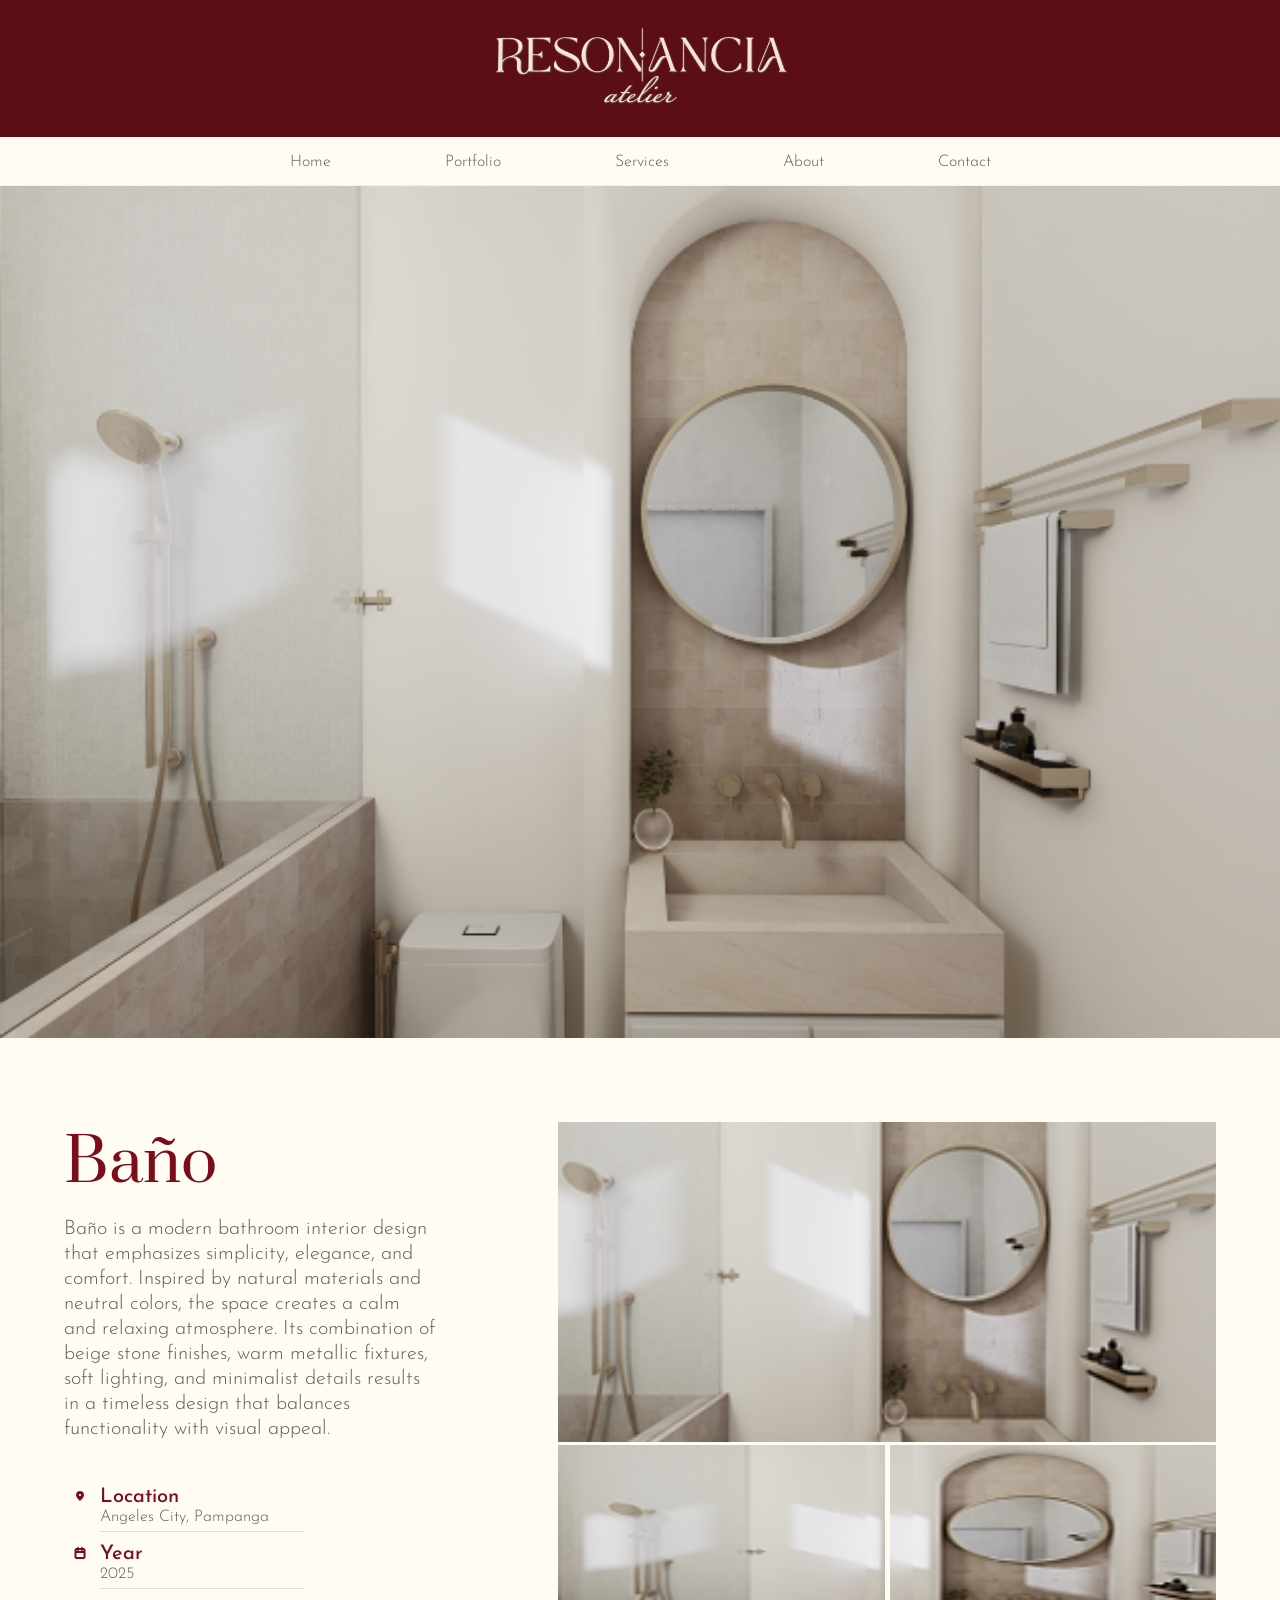
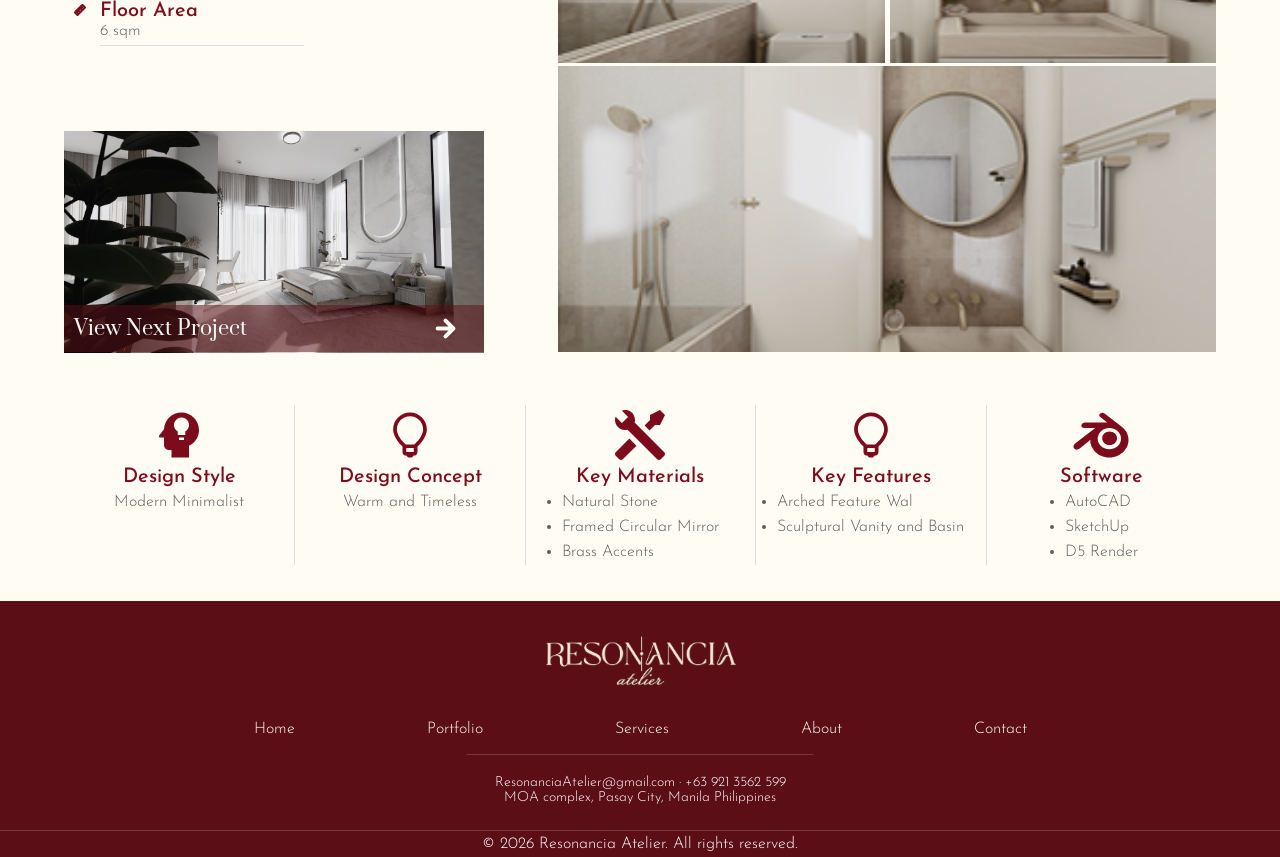
<file: projects/bano.html>
<!DOCTYPE html>
<html lang="en">
  <head>
    <meta charset="UTF-8">
    <meta name="viewport" content="width=device-width, initial-scale=1.0">
    <link rel="preconnect" href="https://fonts.googleapis.com">
    <link rel="preconnect" href="https://fonts.gstatic.com" crossorigin>
    <link href="https://fonts.googleapis.com/css2?family=Josefin+Sans:ital,wght@0,100..700;1,100..700&family=Prata&display=swap" rel="stylesheet">
    <link rel="stylesheet" href="../css/styles.css">
    <link rel="apple-touch-icon" sizes="180x180" href="../img/favicon_io/apple-touch-icon.png">
    <link rel="icon" type="image/png" sizes="32x32" href="../img/favicon_io/favicon-32x32.png">
    <link rel="icon" type="image/png" sizes="16x16" href="../img/favicon_io/favicon-16x16.png">
    <link rel="manifest" href="../img/favicon_io/site.webmanifest">
    <title>Resonancia Atelier | Project: Baño</title>
  </head>

  <body>
    <!-- Header -->
    <header class="site-header">
      <div class="header-logo">
        <button class="nav-toggle" id="navToggle" aria-label="Open menu" aria-expanded="false">
          <span class="nav-toggle__bar"></span>
          <span class="nav-toggle__bar"></span>
          <span class="nav-toggle__bar"></span>
        </button>

        <a href="../index.html"><img src="../img/logo.png" alt="Resonancia Atelier" class="headerLogo"></a>
      </div>

      <!-- Desktop nav row, hidden on mobile -->
      <nav class="site-nav" aria-label="Main navigation">
        <ul class="navList">
          <li><a href="../index.html">Home</a></li>
          <li><a href="../portfolio.html" aria-current="page">Portfolio</a></li>
          <li><a href="../services.html">Services</a></li>
          <li><a href="../about.html">About</a></li>
          <li><a href="../contact.html">Contact</a></li>
        </ul>
      </nav>
    </header>

    <!-- Mobile overlay menu, hidden until opened -->
    <div class="mobile-nav" id="mobileNav">
      <button class="mobile-nav__close" id="navClose" aria-label="Close menu">&times;</button>
      <ul class="mobile-nav__list">
        <li><a href="../index.html">Home</a></li>
        <li><a href="../portfolio.html">Portfolio</a></li>
        <li><a href="../services.html">Services</a></li>
        <li><a href="../about.html">About</a></li>
        <li><a href="../contact.html">Contact</a></li>
      </ul>
    </div>


    <!-- main -->
    <main>
      <!-- Project hero section -->
      <section class="projectHero">
        <div class="projectHeroImageHolder">
          <img src="../img/portfolio_bano.png" alt="Minimalist neutral bathroom with a round mirror inside an arched wall recess" class="projectHeroImage">
        </div>
      </section>

      <article class="project">
        <h1 class="project__title">Baño</h1>
        <p class="project__intro">Baño is a modern bathroom interior design that emphasizes simplicity, elegance, and comfort. Inspired by natural materials and neutral colors, the space creates a calm and relaxing atmosphere. Its combination of beige stone finishes, warm metallic fixtures, soft lighting, and minimalist details results in a timeless design that balances functionality with visual appeal.</p>

        <ul class="project__details">
          <li class="detail detail--location">
            <h2 class="detail__label">Location</h2>
            <p class="detail__value">Angeles City, Pampanga</p>
          </li>

          <li class="detail detail--year">
            <h2 class="detail__label">Year</h2>
            <p class="detail__value">2025</p>
          </li>

          <li class="detail detail--floorArea">
            <h2 class="detail__label">Floor Area</h2>
            <p class="detail__value">6 sqm</p>
          </li>
        </ul>

        <div class="project__gallery">
          <figure class="gallery__item">
            <img src="../img/portfolio_bano_gallery1.png" alt="Modern minimalist bathroom with a glass walk-in shower, large round mirror, and warm beige stone accents.">
          </figure>

          <figure class="gallery__item">
            <img src="../img/portfolio_bano_gallery2.png" alt="Minimalist beige bathroom interior featuring a round wall mirror, sink basin, and glass shower partition.">
          </figure>

          <figure class="gallery__item">
            <img src="../img/portfolio_bano_gallery3.png" alt="Close-up of a modern bathroom glass shower enclosure with beige tiled flooring and sunlight casting shadows.">
          </figure>

          <figure class="gallery__item">
            <img src="../img/portfolio_bano_gallery4.png" alt="• A large oval mirror centered inside an arched alcove above a contemporary beige stone floating vanity.">
          </figure>
        </div>

        <ul class="project__features">
          <li class="feature feature--style">
            <h2 class="feature__label">Design Style</h2>
            <p class="feature__text">Modern Minimalist</p>
          </li>

          <li class="feature feature--concept">
            <h2 class="feature__label">Design Concept</h2>
            <p class="feature__text">Warm and Timeless</p>
          </li>

          <li class="feature feature--materials">
            <h2 class="feature__label">Key Materials</h2>
            <ul class="feature__list">
              <li>Natural Stone</li>
              <li>Framed Circular Mirror</li>
              <li>Brass Accents</li>
            </ul>
          </li>

          <li class="feature feature--features">
            <h2 class="feature__label">Key Features</h2>
            <ul class="feature__list">
              <li>Arched Feature Wal</li>
              <li>Sculptural Vanity and Basin</li>
            </ul>
          </li>

          <li class="feature feature--softwares">
            <h2 class="feature__label">Software</h2>
            <ul class="feature__list">
              <li>AutoCAD</li>
              <li>SketchUp</li>
              <li>D5 Render</li>
            </ul>
          </li>
        </ul>

        <a href="../projects/serene-retreat.html" class="project__next">
          <img src="../img/portfolio_sereneRetreat.png" alt="Minimalist neutral bathroom with a round mirror inside an arched wall recess" class="project__nextImage">
          <span class="project__nextImageLabel">View Next Project</span>
        </a>
      </article>
    </main>


    <!-- Footer -->
    <footer class="footer">
      <a href="../index.html"><img src="../img/logo.png" alt="Resonancia Atelier" class="siteFooter__logo"></a>
    
      <nav class="siteFooter__nav">
        <ul class="siteFooter__navList">
          <li><a href="../index.html">Home</a></li>
          <li><a href="../portfolio.html" aria-current="page">Portfolio</a></li>
          <li><a href="../services.html">Services</a></li>
          <li><a href="../about.html">About</a></li>
          <li><a href="../contact.html">Contact</a></li>
        </ul>
      </nav>

      <div class="siteFooter__divider"></div>

      <address class="siteFooter__contact">
        <p class="siteFooter__contactLine">
          <a href="mailto:ResonanciaAtelier@gmail.com">ResonanciaAtelier@gmail.com</a>
          <span class="siteFooter__dot"> · </span>
          <a href="tel:+639213562599">+63 921 3562 599</a>
        </p>
        <p class="siteFooter__location">MOA complex, Pasay City, Manila Philippines</p>
      </address>

      <div class="siteFooter__divider2"></div>
      <p class="siteFooter__copyright">© 2026 Resonancia Atelier. All rights reserved.</p>
    </footer>

    <script src="../js/main.js"></script>
  </body>

</html>
</file>
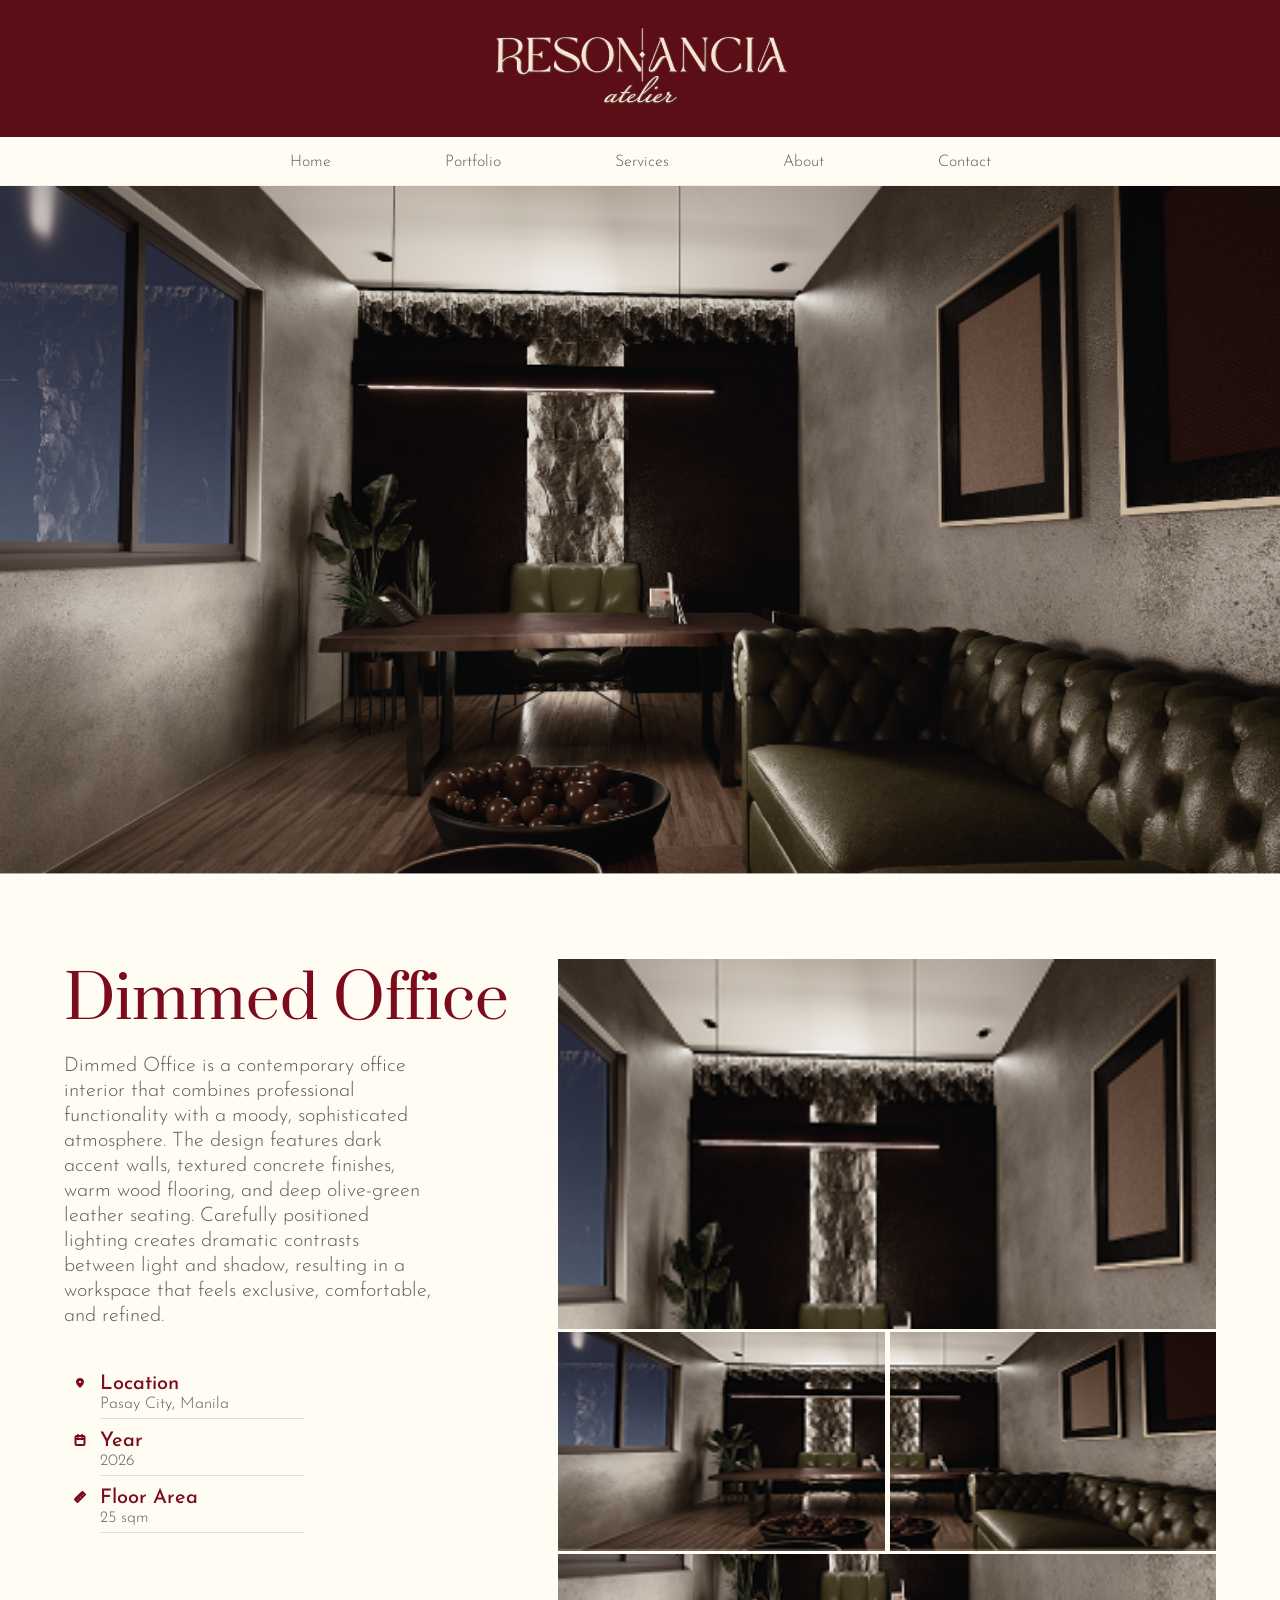
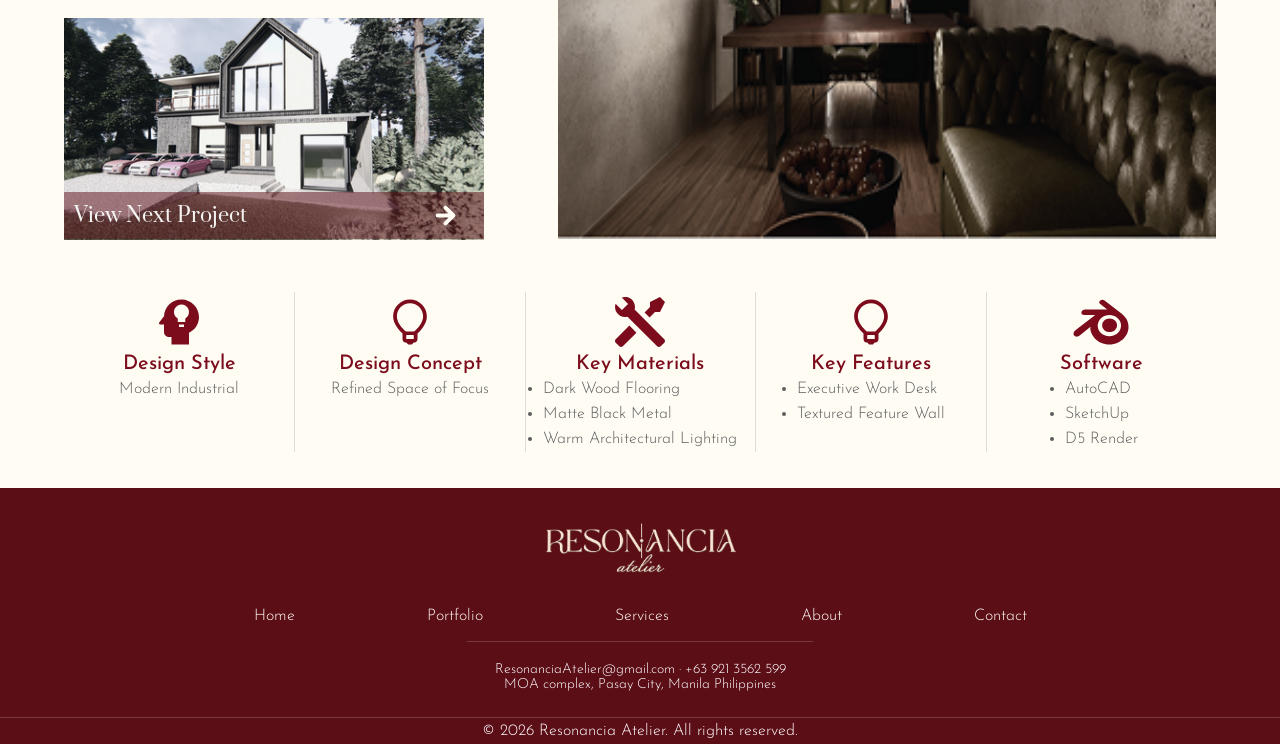
<file: projects/dimmed-office.html>
<!DOCTYPE html>
<html lang="en">
  <head>
    <meta charset="UTF-8">
    <meta name="viewport" content="width=device-width, initial-scale=1.0">
    <link rel="preconnect" href="https://fonts.googleapis.com">
    <link rel="preconnect" href="https://fonts.gstatic.com" crossorigin>
    <link href="https://fonts.googleapis.com/css2?family=Josefin+Sans:ital,wght@0,100..700;1,100..700&family=Prata&display=swap" rel="stylesheet">
    <link rel="stylesheet" href="../css/styles.css">
    <link rel="apple-touch-icon" sizes="180x180" href="../img/favicon_io/apple-touch-icon.png">
    <link rel="icon" type="image/png" sizes="32x32" href="../img/favicon_io/favicon-32x32.png">
    <link rel="icon" type="image/png" sizes="16x16" href="../img/favicon_io/favicon-16x16.png">
    <link rel="manifest" href="../img/favicon_io/site.webmanifest">
    <title>Resonancia Atelier | Project: Dimmed Office</title>
  </head>

  <body>
    <!-- Header -->
    <header class="site-header">
      <div class="header-logo">
        <button class="nav-toggle" id="navToggle" aria-label="Open menu" aria-expanded="false">
          <span class="nav-toggle__bar"></span>
          <span class="nav-toggle__bar"></span>
          <span class="nav-toggle__bar"></span>
        </button>

        <a href="../index.html"><img src="../img/logo.png" alt="Resonancia Atelier" class="headerLogo"></a>
      </div>

      <!-- Desktop nav row, hidden on mobile -->
      <nav class="site-nav" aria-label="Main navigation">
        <ul class="navList">
          <li><a href="../index.html">Home</a></li>
          <li><a href="../portfolio.html" aria-current="page">Portfolio</a></li>
          <li><a href="../services.html">Services</a></li>
          <li><a href="../about.html">About</a></li>
          <li><a href="../contact.html">Contact</a></li>
        </ul>
      </nav>
    </header>

    <!-- Mobile overlay menu, hidden until opened -->
    <div class="mobile-nav" id="mobileNav">
      <button class="mobile-nav__close" id="navClose" aria-label="Close menu">&times;</button>
      <ul class="mobile-nav__list">
        <li><a href="../index.html">Home</a></li>
        <li><a href="../portfolio.html">Portfolio</a></li>
        <li><a href="../services.html">Services</a></li>
        <li><a href="../about.html">About</a></li>
        <li><a href="../contact.html">Contact</a></li>
      </ul>
    </div>


    <!-- main -->
    <main>
      <!-- Project hero section -->
      <section class="projectHero">
        <div class="projectHeroImageHolder">
          <img src="../img/portfolio_dimmedOffice.png" alt="Moody, dark office with a green leather sofa and a wood desk" class="projectHeroImage">
        </div>
      </section>

      <article class="project">
        <h1 class="project__title">Dimmed Office</h1>
        <p class="project__intro">Dimmed Office is a contemporary office interior that combines professional functionality with a moody, sophisticated atmosphere. The design features dark accent walls, textured concrete finishes, warm wood flooring, and deep olive-green leather seating. Carefully positioned lighting creates dramatic contrasts between light and shadow, resulting in a workspace that feels exclusive, comfortable, and refined.</p>

        <ul class="project__details">
          <li class="detail detail--location">
            <h2 class="detail__label">Location</h2>
            <p class="detail__value">Pasay City, Manila</p>
          </li>

          <li class="detail detail--year">
            <h2 class="detail__label">Year</h2>
            <p class="detail__value">2026</p>
          </li>

          <li class="detail detail--floorArea">
            <h2 class="detail__label">Floor Area</h2>
            <p class="detail__value">25 sqm</p>
          </li>
        </ul>

        <div class="project__gallery">
          <figure class="gallery__item">
            <img src="../img/portfolio_DimmedOffice_gallery1.png" alt="A modern, dark room with textured concrete walls, framed art, a linear pendant light, and a window showing the night sky.">
          </figure>

          <figure class="gallery__item">
            <img src="../img/portfolio_DimmedOffice_gallery2.png" alt="A moody interior space showcasing a large window at night, a long wooden table, and textured gray walls.">
          </figure>

          <figure class="gallery__item">
            <img src="../img/portfolio_DimmedOffice_gallery3.png" alt="Close-up view of a tufted olive green leather chesterfield sofa against a rough concrete wall with two blank picture frames.">
          </figure>

          <figure class="gallery__item">
            <img src="../img/portfolio_DimmedOffice_gallery4.png" alt="A narrow office setup featuring an olive green tufted sofa, a wooden desk with a chair, and a bowl of pinecones on the floor.
">
          </figure>
        </div>

        <ul class="project__features">
          <li class="feature feature--style">
            <h2 class="feature__label">Design Style</h2>
            <p class="feature__text">Modern Industrial</p>
          </li>

          <li class="feature feature--concept">
            <h2 class="feature__label">Design Concept</h2>
            <p class="feature__text">Refined Space of Focus</p>
          </li>

          <li class="feature feature--materials">
            <h2 class="feature__label">Key Materials</h2>
            <ul class="feature__list">
              <li>Dark Wood Flooring</li>
              <li>Matte Black Metal</li>
              <li>Warm Architectural Lighting</li>
            </ul>
          </li>

          <li class="feature feature--features">
            <h2 class="feature__label">Key Features</h2>
            <ul class="feature__list">
              <li>Executive Work Desk</li>
              <li>Textured Feature Wall</li>
            </ul>
          </li>

          <li class="feature feature--softwares">
            <h2 class="feature__label">Software</h2>
            <ul class="feature__list">
              <li>AutoCAD</li>
              <li>SketchUp</li>
              <li>D5 Render</li>
            </ul>
          </li>
        </ul>

        <a href="../projects/log-cabin-realeza.html" class="project__next">
          <img src="../img/portfolio_logCabin.png" alt="Modern A-frame home surrounded by trees with pink cars in the driveway" class="project__nextImage">
          <span class="project__nextImageLabel">View Next Project</span>
        </a>
      </article>
    </main>


    <!-- Footer -->
    <footer class="footer">
      <a href="../index.html"><img src="../img/logo.png" alt="Resonancia Atelier" class="siteFooter__logo"></a>
    
      <nav class="siteFooter__nav">
        <ul class="siteFooter__navList">
          <li><a href="../index.html">Home</a></li>
          <li><a href="../portfolio.html" aria-current="page">Portfolio</a></li>
          <li><a href="../services.html">Services</a></li>
          <li><a href="../about.html">About</a></li>
          <li><a href="../contact.html">Contact</a></li>
        </ul>
      </nav>

      <div class="siteFooter__divider"></div>

      <address class="siteFooter__contact">
        <p class="siteFooter__contactLine">
          <a href="mailto:ResonanciaAtelier@gmail.com">ResonanciaAtelier@gmail.com</a>
          <span class="siteFooter__dot"> · </span>
          <a href="tel:+639213562599">+63 921 3562 599</a>
        </p>
        <p class="siteFooter__location">MOA complex, Pasay City, Manila Philippines</p>
      </address>

      <div class="siteFooter__divider2"></div>
      <p class="siteFooter__copyright">© 2026 Resonancia Atelier. All rights reserved.</p>
    </footer>

    <script src="../js/main.js"></script>
  </body>

</html>
</file>
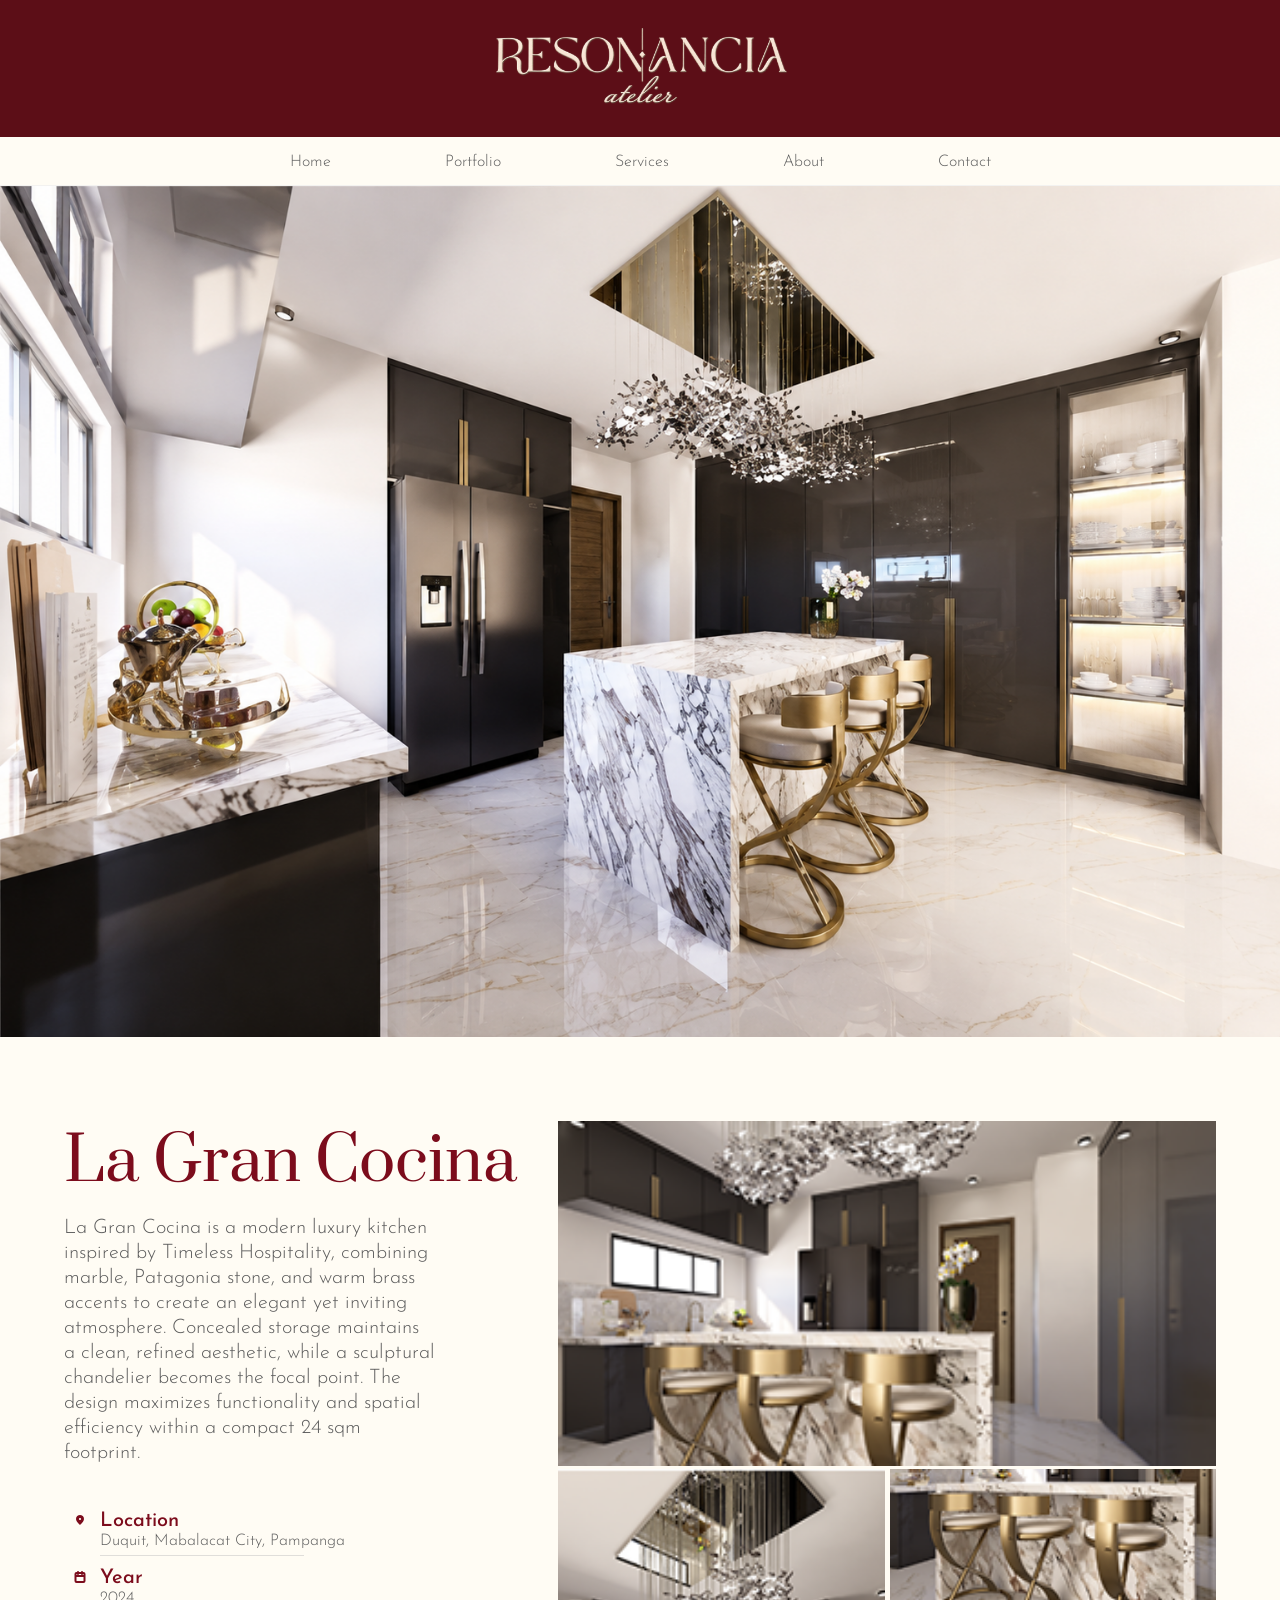
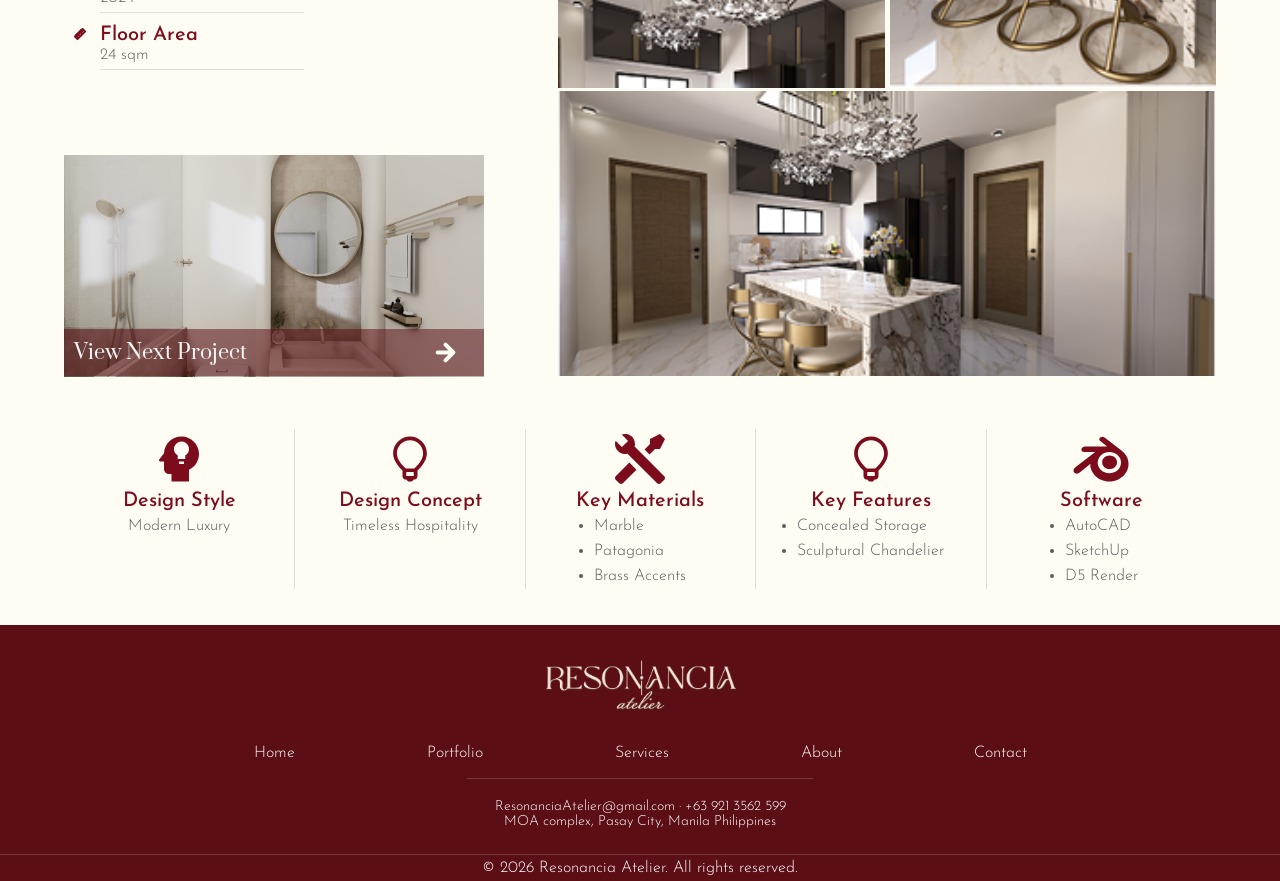
<file: projects/la-gran-cocina.html>
<!DOCTYPE html>
<html lang="en">
  <head>
    <meta charset="UTF-8">
    <meta name="viewport" content="width=device-width, initial-scale=1.0">
    <link rel="preconnect" href="https://fonts.googleapis.com">
    <link rel="preconnect" href="https://fonts.gstatic.com" crossorigin>
    <link href="https://fonts.googleapis.com/css2?family=Josefin+Sans:ital,wght@0,100..700;1,100..700&family=Prata&display=swap" rel="stylesheet">
    <link rel="stylesheet" href="../css/styles.css">
    <link rel="apple-touch-icon" sizes="180x180" href="../img/favicon_io/apple-touch-icon.png">
    <link rel="icon" type="image/png" sizes="32x32" href="../img/favicon_io/favicon-32x32.png">
    <link rel="icon" type="image/png" sizes="16x16" href="../img/favicon_io/favicon-16x16.png">
    <link rel="manifest" href="../img/favicon_io/site.webmanifest">
    <title>Resonancia Atelier | Project: La Gran Cocina</title>
  </head>

  <body>
    <!-- Header -->
    <header class="site-header">
      <div class="header-logo">
        <button class="nav-toggle" id="navToggle" aria-label="Open menu" aria-expanded="false">
          <span class="nav-toggle__bar"></span>
          <span class="nav-toggle__bar"></span>
          <span class="nav-toggle__bar"></span>
        </button>

        <a href="../index.html"><img src="../img/logo.png" alt="Resonancia Atelier" class="headerLogo"></a>
      </div>

      <!-- Desktop nav row, hidden on mobile -->
      <nav class="site-nav" aria-label="Main navigation">
        <ul class="navList">
          <li><a href="../index.html">Home</a></li>
          <li><a href="../portfolio.html" aria-current="page">Portfolio</a></li>
          <li><a href="../services.html">Services</a></li>
          <li><a href="../about.html">About</a></li>
          <li><a href="../contact.html">Contact</a></li>
        </ul>
      </nav>
    </header>

    <!-- Mobile overlay menu, hidden until opened -->
    <div class="mobile-nav" id="mobileNav">
      <button class="mobile-nav__close" id="navClose" aria-label="Close menu">&times;</button>
      <ul class="mobile-nav__list">
        <li><a href="../index.html">Home</a></li>
        <li><a href="../portfolio.html">Portfolio</a></li>
        <li><a href="../services.html">Services</a></li>
        <li><a href="../about.html">About</a></li>
        <li><a href="../contact.html">Contact</a></li>
      </ul>
    </div>


    <!-- main -->
    <main>
      <!-- Project hero section -->
      <section class="projectHero">
        <div class="projectHeroImageHolder">
          <img src="../img/portfolio_laGranCocina.png" alt="A modern, luxury kitchen featuring a marble waterfall island with gold-framed bar stools and a large, intricate metallic chandelier hanging above." class="projectHeroImage">
        </div>
      </section>

      <article class="project">
        <h1 class="project__title">La Gran Cocina</h1>
        <p class="project__intro">La Gran Cocina is a modern luxury kitchen inspired by Timeless Hospitality, combining marble, Patagonia stone, and warm brass accents to create an elegant yet inviting atmosphere. Concealed storage maintains a clean, refined aesthetic, while a sculptural chandelier becomes the focal point. The design maximizes functionality and spatial efficiency within a compact 24 sqm footprint.</p>

        <ul class="project__details">
          <li class="detail detail--location">
            <h2 class="detail__label">Location</h2>
            <p class="detail__value">Duquit, Mabalacat City, Pampanga</p>
          </li>

          <li class="detail detail--year">
            <h2 class="detail__label">Year</h2>
            <p class="detail__value">2024</p>
          </li>

          <li class="detail detail--floorArea">
            <h2 class="detail__label">Floor Area</h2>
            <p class="detail__value">24 sqm</p>
          </li>
        </ul>

        <div class="project__gallery">
          <figure class="gallery__item">
            <img src="../img/portfolio_cocina_gallery1.png" alt="A modern, luxury kitchen featuring a marble waterfall island with gold-framed bar stools and a large, intricate metallic chandelier hanging above.">
          </figure>

          <figure class="gallery__item">
            <img src="../img/portfolio_cocina_gallery2.png" alt="A modern luxury kitchen featuring an intricate metallic chandelier hanging above.">
          </figure>

          <figure class="gallery__item">
            <img src="../img/portfolio_cocina_gallery3.png" alt="A modern luxury kitchen featuring gold-framed bar stools.">
          </figure>

          <figure class="gallery__item">
            <img src="../img/portfolio_cocina_gallery4.png" alt="A modern, luxury kitchen featuring a marble waterfall island with gold-framed bar stools and a large, intricate metallic chandelier hanging above.">
          </figure>
        </div>

        <ul class="project__features">
          <li class="feature feature--style">
            <h2 class="feature__label">Design Style</h2>
            <p class="feature__text">Modern Luxury</p>
          </li>

          <li class="feature feature--concept">
            <h2 class="feature__label">Design Concept</h2>
            <p class="feature__text">Timeless Hospitality</p>
          </li>

          <li class="feature feature--materials">
            <h2 class="feature__label">Key Materials</h2>
            <ul class="feature__list">
              <li>Marble</li>
              <li>Patagonia</li>
              <li>Brass Accents</li>
            </ul>
          </li>

          <li class="feature feature--features">
            <h2 class="feature__label">Key Features</h2>
            <ul class="feature__list">
              <li>Concealed Storage</li>
              <li>Sculptural Chandelier</li>
            </ul>
          </li>

          <li class="feature feature--softwares">
            <h2 class="feature__label">Software</h2>
            <ul class="feature__list">
              <li>AutoCAD</li>
              <li>SketchUp</li>
              <li>D5 Render</li>
            </ul>
          </li>
        </ul>

        <a href="../projects/bano.html" class="project__next">
          <img src="../img/portfolio_bano.png" alt="Minimalist neutral bathroom with a round mirror inside an arched wall recess" class="project__nextImage">
          <span class="project__nextImageLabel">View Next Project</span>
        </a>
      </article>
    </main>


    <!-- Footer -->
    <footer class="footer">
      <a href="../index.html"><img src="../img/logo.png" alt="Resonancia Atelier" class="siteFooter__logo"></a>
    
      <nav class="siteFooter__nav">
        <ul class="siteFooter__navList">
          <li><a href="../index.html">Home</a></li>
          <li><a href="../portfolio.html" aria-current="page">Portfolio</a></li>
          <li><a href="../services.html">Services</a></li>
          <li><a href="../about.html">About</a></li>
          <li><a href="../contact.html">Contact</a></li>
        </ul>
      </nav>

      <div class="siteFooter__divider"></div>

      <address class="siteFooter__contact">
        <p class="siteFooter__contactLine">
          <a href="mailto:ResonanciaAtelier@gmail.com">ResonanciaAtelier@gmail.com</a>
          <span class="siteFooter__dot"> · </span>
          <a href="tel:+639213562599">+63 921 3562 599</a>
        </p>
        <p class="siteFooter__location">MOA complex, Pasay City, Manila Philippines</p>
      </address>

      <div class="siteFooter__divider2"></div>
      <p class="siteFooter__copyright">© 2026 Resonancia Atelier. All rights reserved.</p>
    </footer>

    <script src="../js/main.js"></script>
  </body>

</html>
</file>
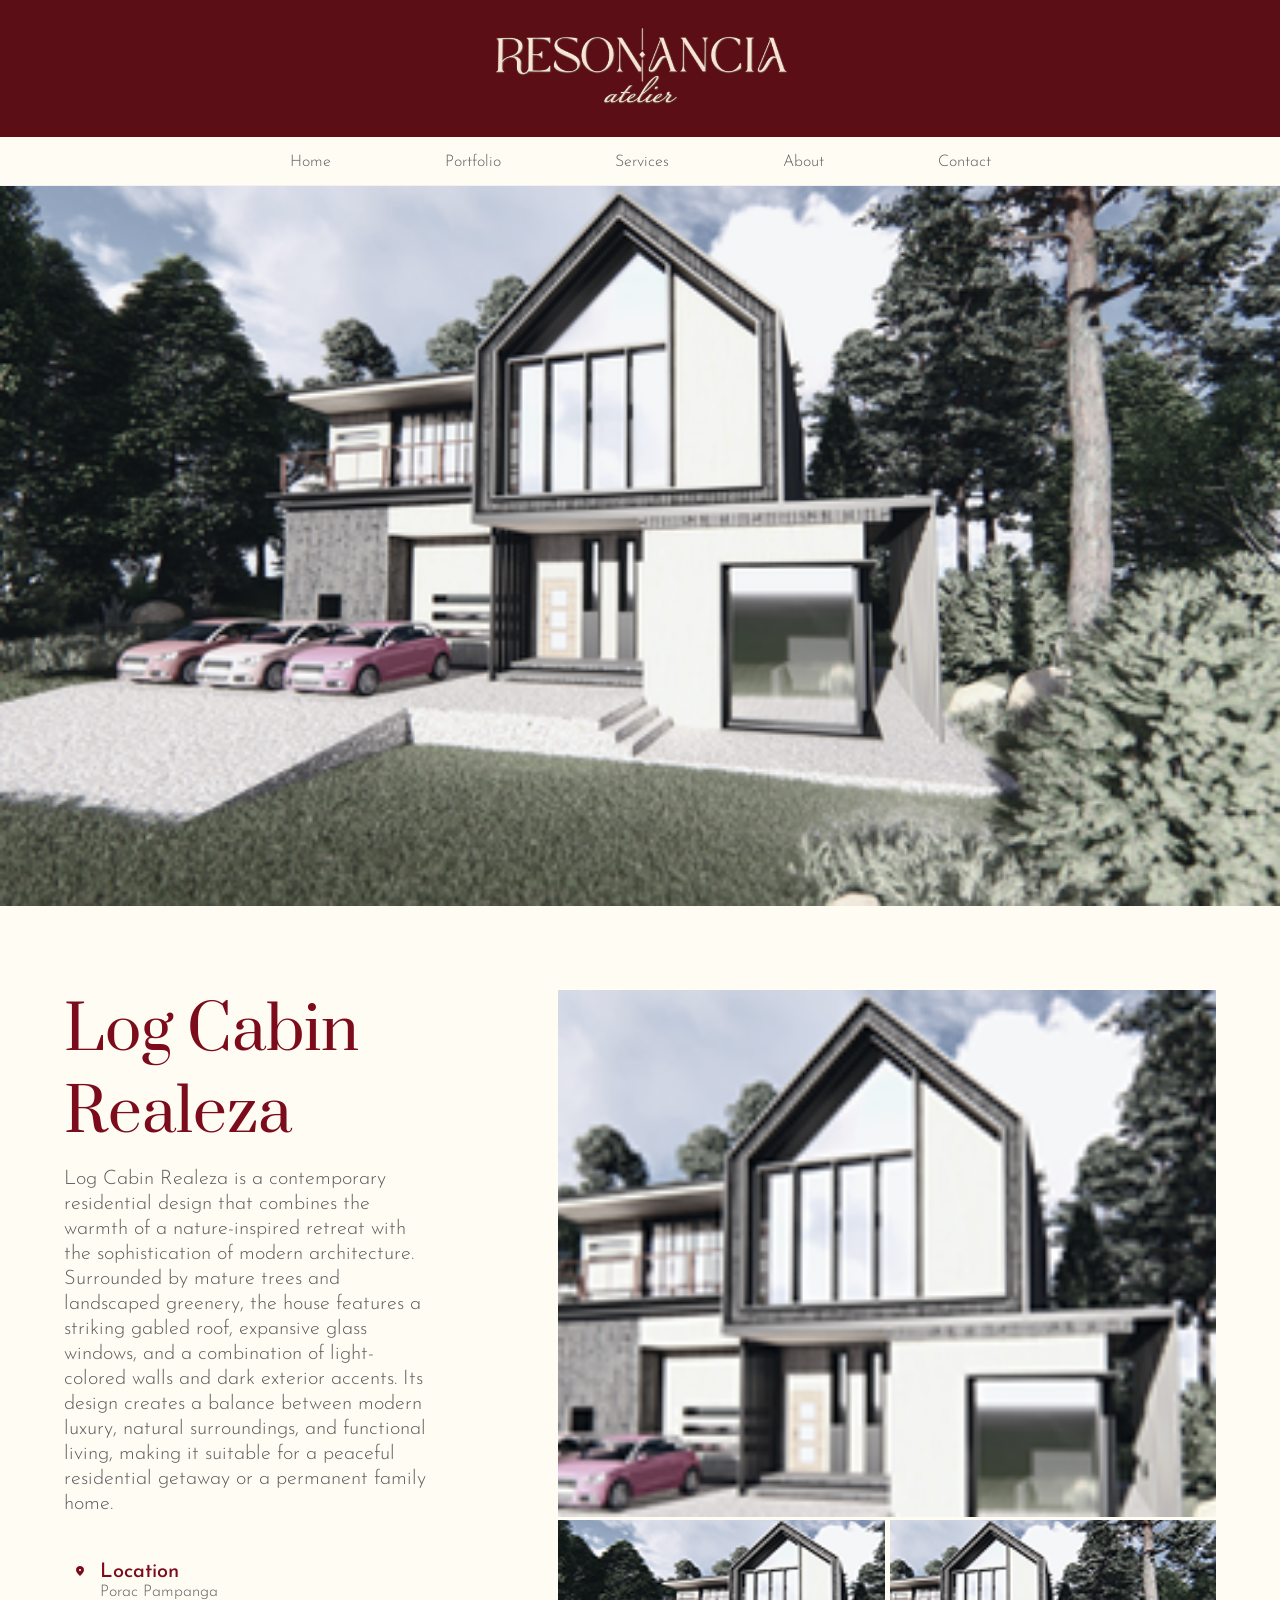
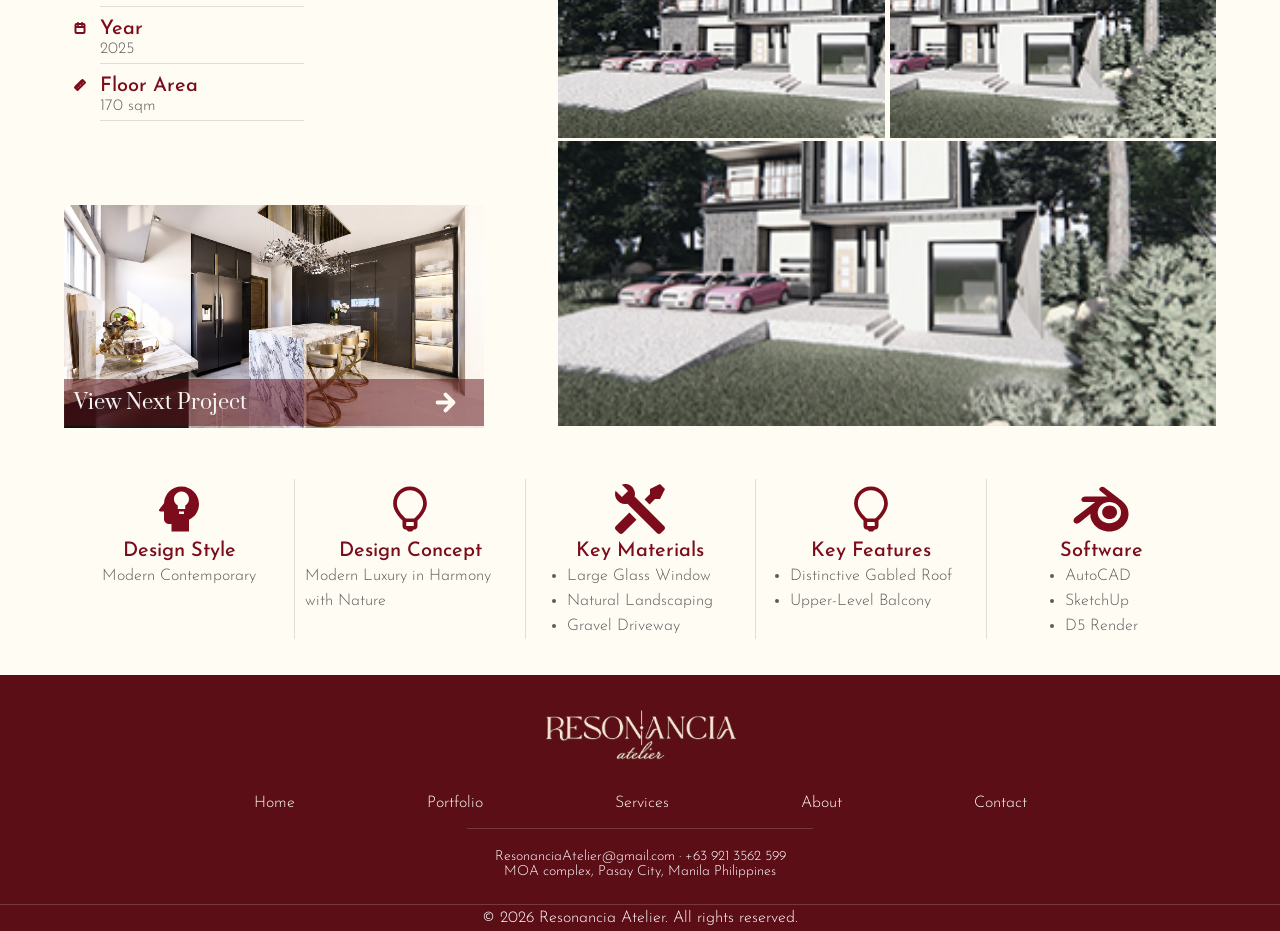
<file: projects/log-cabin-realeza.html>
<!DOCTYPE html>
<html lang="en">
  <head>
    <meta charset="UTF-8">
    <meta name="viewport" content="width=device-width, initial-scale=1.0">
    <link rel="preconnect" href="https://fonts.googleapis.com">
    <link rel="preconnect" href="https://fonts.gstatic.com" crossorigin>
    <link href="https://fonts.googleapis.com/css2?family=Josefin+Sans:ital,wght@0,100..700;1,100..700&family=Prata&display=swap" rel="stylesheet">
    <link rel="stylesheet" href="../css/styles.css">
    <link rel="apple-touch-icon" sizes="180x180" href="../img/favicon_io/apple-touch-icon.png">
    <link rel="icon" type="image/png" sizes="32x32" href="../img/favicon_io/favicon-32x32.png">
    <link rel="icon" type="image/png" sizes="16x16" href="../img/favicon_io/favicon-16x16.png">
    <link rel="manifest" href="../img/favicon_io/site.webmanifest">
    <title>Resonancia Atelier | Project: Log Cabin Realeza</title>
  </head>

  <body>
    <!-- Header -->
    <header class="site-header">
      <div class="header-logo">
        <button class="nav-toggle" id="navToggle" aria-label="Open menu" aria-expanded="false">
          <span class="nav-toggle__bar"></span>
          <span class="nav-toggle__bar"></span>
          <span class="nav-toggle__bar"></span>
        </button>

        <a href="../index.html"><img src="../img/logo.png" alt="Resonancia Atelier" class="headerLogo"></a>
      </div>

      <!-- Desktop nav row, hidden on mobile -->
      <nav class="site-nav" aria-label="Main navigation">
        <ul class="navList">
          <li><a href="../index.html">Home</a></li>
          <li><a href="../portfolio.html" aria-current="page">Portfolio</a></li>
          <li><a href="../services.html">Services</a></li>
          <li><a href="../about.html">About</a></li>
          <li><a href="../contact.html">Contact</a></li>
        </ul>
      </nav>
    </header>

    <!-- Mobile overlay menu, hidden until opened -->
    <div class="mobile-nav" id="mobileNav">
      <button class="mobile-nav__close" id="navClose" aria-label="Close menu">&times;</button>
      <ul class="mobile-nav__list">
        <li><a href="../index.html">Home</a></li>
        <li><a href="../portfolio.html">Portfolio</a></li>
        <li><a href="../services.html">Services</a></li>
        <li><a href="../about.html">About</a></li>
        <li><a href="../contact.html">Contact</a></li>
      </ul>
    </div>


    <!-- main -->
    <main>
      <!-- Project hero section -->
      <section class="projectHero">
        <div class="projectHeroImageHolder">
          <img src="../img/portfolio_logCabin.png" alt="Modern A-frame home surrounded by trees with pink cars in the driveway" class="projectHeroImage">
        </div>
      </section>

      <article class="project">
        <h1 class="project__title">Log Cabin Realeza</h1>
        <p class="project__intro">Log Cabin Realeza is a contemporary residential design that combines the warmth of a nature-inspired retreat with the sophistication of modern architecture. Surrounded by mature trees and landscaped greenery, the house features a striking gabled roof, expansive glass windows, and a combination of light-colored walls and dark exterior accents. Its design creates a balance between modern luxury, natural surroundings, and functional living, making it suitable for a peaceful residential getaway or a permanent family home.</p>

        <ul class="project__details">
          <li class="detail detail--location">
            <h2 class="detail__label">Location</h2>
            <p class="detail__value">Porac Pampanga</p>
          </li>

          <li class="detail detail--year">
            <h2 class="detail__label">Year</h2>
            <p class="detail__value">2025</p>
          </li>

          <li class="detail detail--floorArea">
            <h2 class="detail__label">Floor Area</h2>
            <p class="detail__value">170 sqm</p>
          </li>
        </ul>

        <div class="project__gallery">
          <figure class="gallery__item">
            <img src="../img/portfolio-logCabin_gallery1.png" alt="Front view of a modern two-story house with a prominent A-frame section, large glass windows, and pink cars parked on the driveway.">
          </figure>

          <figure class="gallery__item">
            <img src="../img/portfolio-logCabin_gallery2.png" alt="Wide angle view of a contemporary A-frame house showing the front lawn, driveway with pink cars, and surrounding pine trees.">
          </figure>

          <figure class="gallery__item">
            <img src="../img/portfolio-logCabin_gallery3.png" alt="Close-up right-side view of a modern house highlighting a white concrete entrance, large glass window, and lush green bushes.">
          </figure>

          <figure class="gallery__item">
            <img src="../img/portfolio-logCabin_gallery4.png" alt="Lower angle perspective of a modern multi-level home featuring an attached garage, front steps, and three pink cars parked outside.">
          </figure>
        </div>

        <ul class="project__features">
          <li class="feature feature--style">
            <h2 class="feature__label">Design Style</h2>
            <p class="feature__text">Modern Contemporary</p>
          </li>

          <li class="feature feature--concept">
            <h2 class="feature__label">Design Concept</h2>
            <p class="feature__text">Modern Luxury in Harmony with Nature</p>
          </li>

          <li class="feature feature--materials">
            <h2 class="feature__label">Key Materials</h2>
            <ul class="feature__list">
              <li>Large Glass Window</li>
              <li>Natural Landscaping</li>
              <li>Gravel Driveway</li>
            </ul>
          </li>

          <li class="feature feature--features">
            <h2 class="feature__label">Key Features</h2>
            <ul class="feature__list">
              <li>Distinctive Gabled Roof</li>
              <li>Upper-Level Balcony</li>
            </ul>
          </li>

          <li class="feature feature--softwares">
            <h2 class="feature__label">Software</h2>
            <ul class="feature__list">
              <li>AutoCAD</li>
              <li>SketchUp</li>
              <li>D5 Render</li>
            </ul>
          </li>
        </ul>

        <a href="../projects/la-gran-cocina.html" class="project__next">
          <img src="../img/portfolio_laGranCocina.png" alt="Luxurious modern kitchen with a marble island and a sculptural chandelier" class="project__nextImage">
          <span class="project__nextImageLabel">View Next Project</span>
        </a>
      </article>
    </main>


    <!-- Footer -->
    <footer class="footer">
      <a href="../index.html"><img src="../img/logo.png" alt="Resonancia Atelier" class="siteFooter__logo"></a>
    
      <nav class="siteFooter__nav">
        <ul class="siteFooter__navList">
          <li><a href="../index.html">Home</a></li>
          <li><a href="../portfolio.html" aria-current="page">Portfolio</a></li>
          <li><a href="../services.html">Services</a></li>
          <li><a href="../about.html">About</a></li>
          <li><a href="../contact.html">Contact</a></li>
        </ul>
      </nav>

      <div class="siteFooter__divider"></div>

      <address class="siteFooter__contact">
        <p class="siteFooter__contactLine">
          <a href="mailto:ResonanciaAtelier@gmail.com">ResonanciaAtelier@gmail.com</a>
          <span class="siteFooter__dot"> · </span>
          <a href="tel:+639213562599">+63 921 3562 599</a>
        </p>
        <p class="siteFooter__location">MOA complex, Pasay City, Manila Philippines</p>
      </address>

      <div class="siteFooter__divider2"></div>
      <p class="siteFooter__copyright">© 2026 Resonancia Atelier. All rights reserved.</p>
    </footer>

    <script src="../js/main.js"></script>
  </body>

</html>
</file>
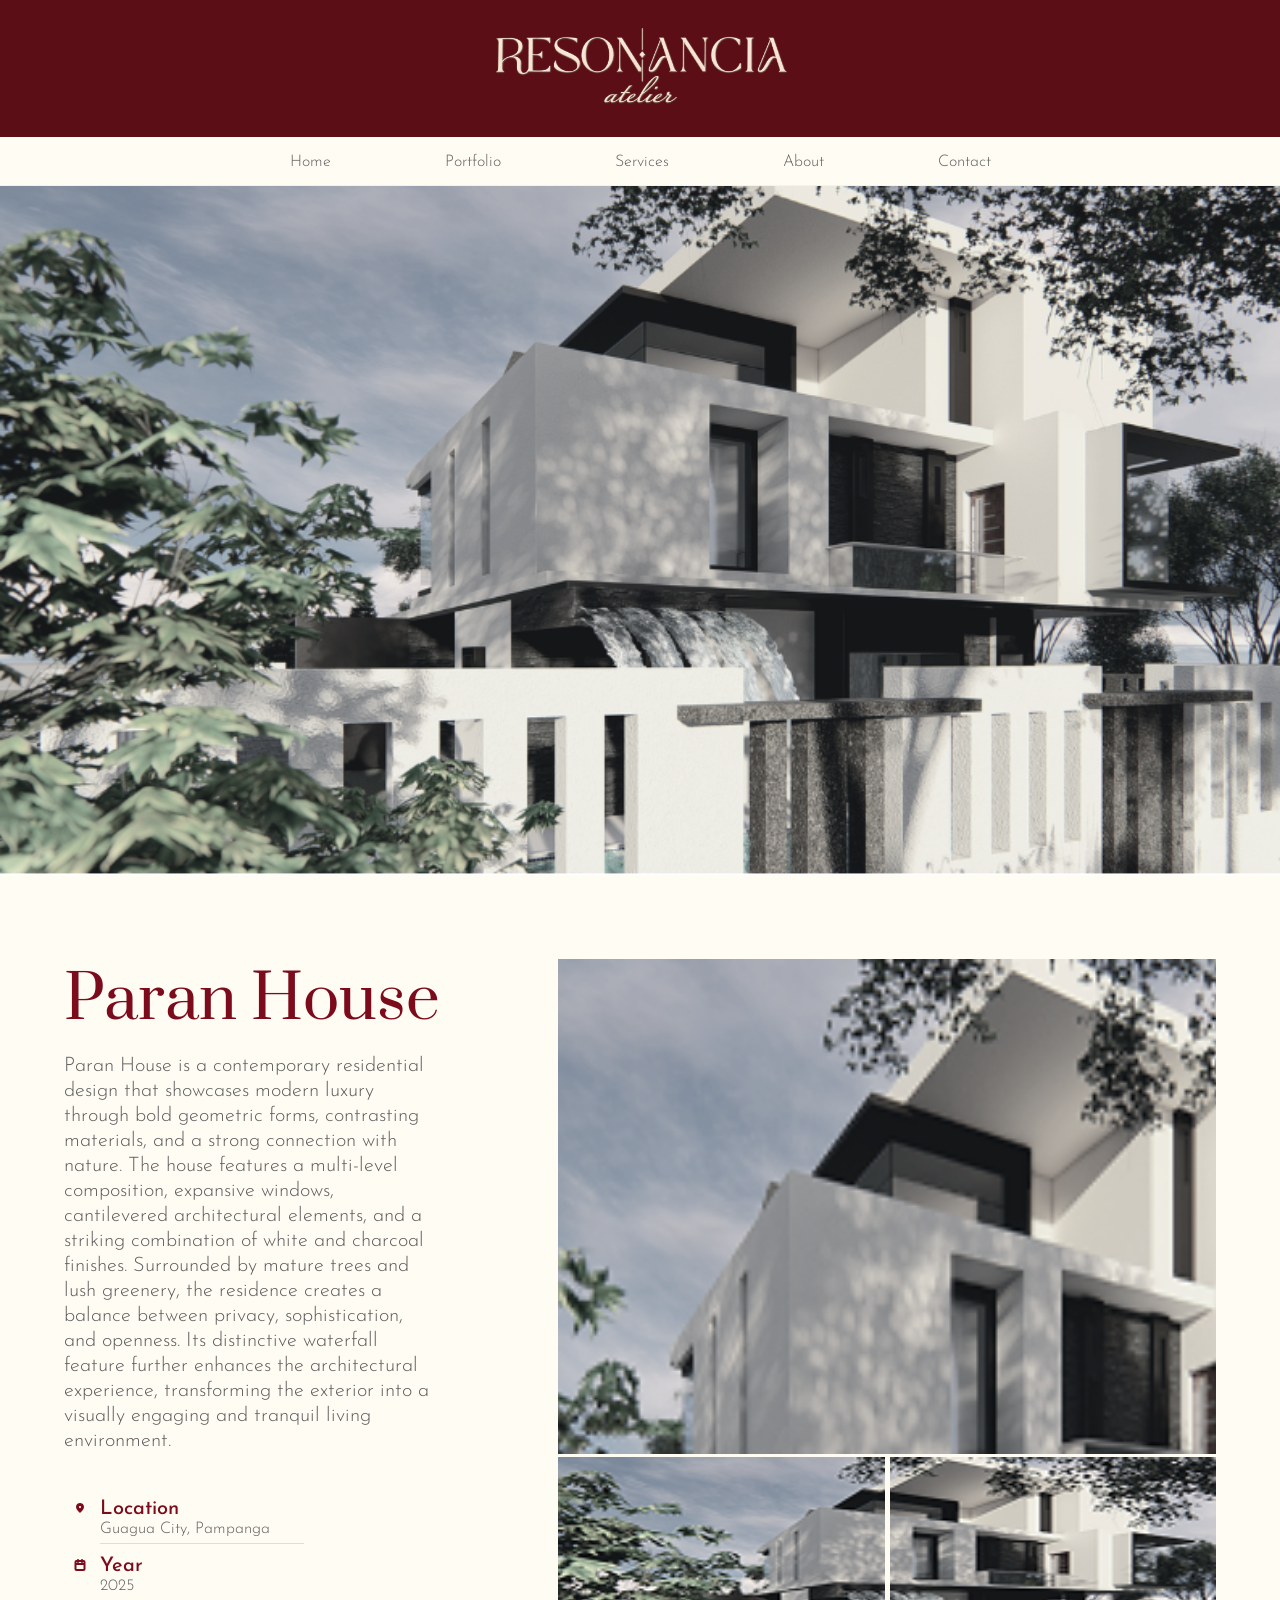
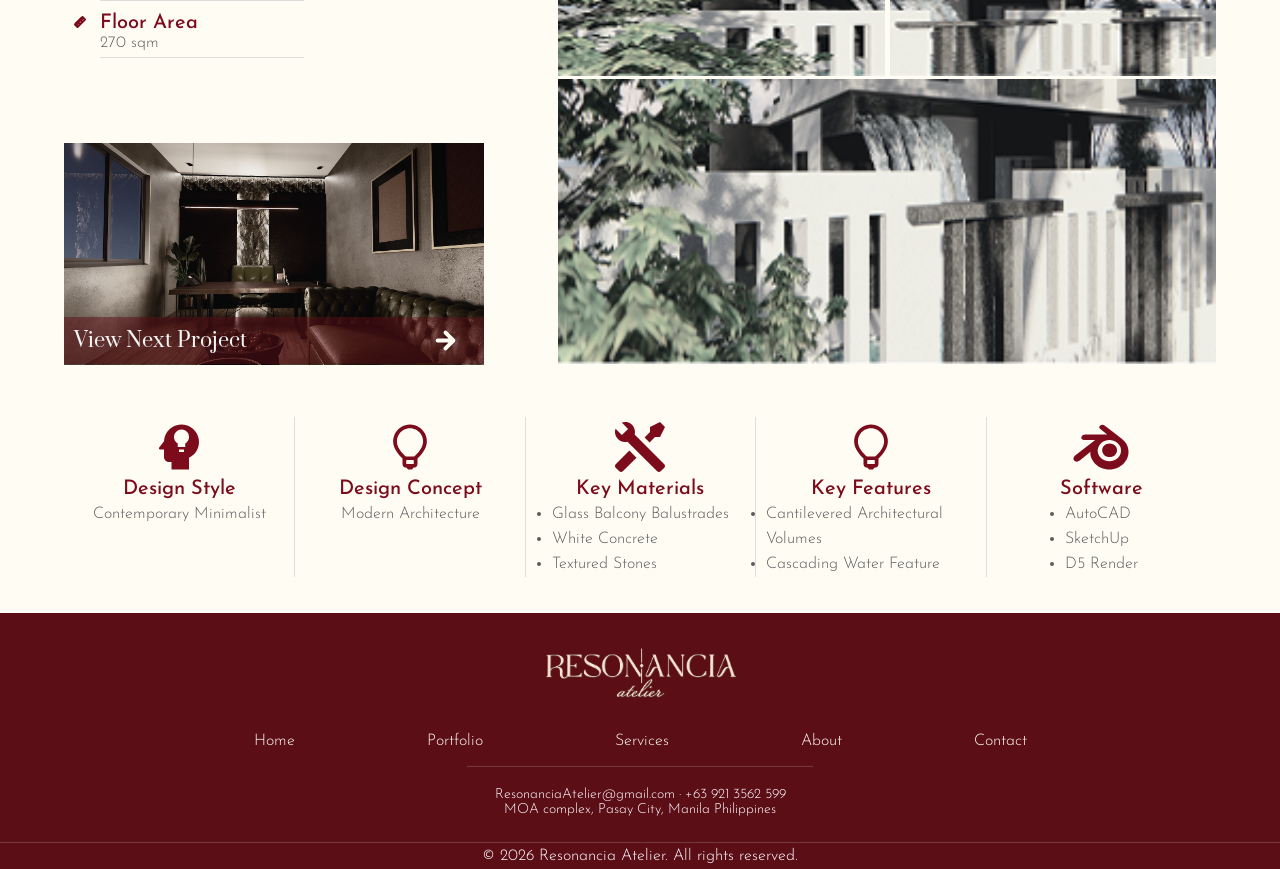
<file: projects/paran-house.html>
<!DOCTYPE html>
<html lang="en">
  <head>
    <meta charset="UTF-8">
    <meta name="viewport" content="width=device-width, initial-scale=1.0">
    <link rel="preconnect" href="https://fonts.googleapis.com">
    <link rel="preconnect" href="https://fonts.gstatic.com" crossorigin>
    <link href="https://fonts.googleapis.com/css2?family=Josefin+Sans:ital,wght@0,100..700;1,100..700&family=Prata&display=swap" rel="stylesheet">
    <link rel="stylesheet" href="../css/styles.css">
    <link rel="apple-touch-icon" sizes="180x180" href="../img/favicon_io/apple-touch-icon.png">
    <link rel="icon" type="image/png" sizes="32x32" href="../img/favicon_io/favicon-32x32.png">
    <link rel="icon" type="image/png" sizes="16x16" href="../img/favicon_io/favicon-16x16.png">
    <link rel="manifest" href="../img/favicon_io/site.webmanifest">
    <title>Resonancia Atelier | Project: Paran House</title>
  </head>

  <body>
    <!-- Header -->
    <header class="site-header">
      <div class="header-logo">
        <button class="nav-toggle" id="navToggle" aria-label="Open menu" aria-expanded="false">
          <span class="nav-toggle__bar"></span>
          <span class="nav-toggle__bar"></span>
          <span class="nav-toggle__bar"></span>
        </button>

        <a href="../index.html"><img src="../img/logo.png" alt="Resonancia Atelier" class="headerLogo"></a>
      </div>

      <!-- Desktop nav row, hidden on mobile -->
      <nav class="site-nav" aria-label="Main navigation">
        <ul class="navList">
          <li><a href="../index.html">Home</a></li>
          <li><a href="../portfolio.html" aria-current="page">Portfolio</a></li>
          <li><a href="../services.html">Services</a></li>
          <li><a href="../about.html">About</a></li>
          <li><a href="../contact.html">Contact</a></li>
        </ul>
      </nav>
    </header>

    <!-- Mobile overlay menu, hidden until opened -->
    <div class="mobile-nav" id="mobileNav">
      <button class="mobile-nav__close" id="navClose" aria-label="Close menu">&times;</button>
      <ul class="mobile-nav__list">
        <li><a href="../index.html">Home</a></li>
        <li><a href="../portfolio.html">Portfolio</a></li>
        <li><a href="../services.html">Services</a></li>
        <li><a href="../about.html">About</a></li>
        <li><a href="../contact.html">Contact</a></li>
      </ul>
    </div>


    <!-- main -->
    <main>
      <!-- Project hero section -->
      <section class="projectHero">
        <div class="projectHeroImageHolder">
          <img src="../img/portfolio_paranHouse.png" alt="Contemporary geometric house with a white facade and a built-in waterfall feature" class="projectHeroImage">
        </div>
      </section>

      <article class="project">
        <h1 class="project__title">Paran House</h1>
        <p class="project__intro">Paran House is a contemporary residential design that showcases modern luxury through bold geometric forms, contrasting materials, and a strong connection with nature. The house features a multi-level composition, expansive windows, cantilevered architectural elements, and a striking combination of white and charcoal finishes. Surrounded by mature trees and lush greenery, the residence creates a balance between privacy, sophistication, and openness. Its distinctive waterfall feature further enhances the architectural experience, transforming the exterior into a visually engaging and tranquil living environment.</p>

        <ul class="project__details">
          <li class="detail detail--location">
            <h2 class="detail__label">Location</h2>
            <p class="detail__value">Guagua City, Pampanga</p>
          </li>

          <li class="detail detail--year">
            <h2 class="detail__label">Year</h2>
            <p class="detail__value">2025</p>
          </li>

          <li class="detail detail--floorArea">
            <h2 class="detail__label">Floor Area</h2>
            <p class="detail__value">270 sqm</p>
          </li>
        </ul>

        <div class="project__gallery">
          <figure class="gallery__item">
            <img src="../img/portfolio_paranHouse_gallery1.png" alt="Low-angle view looking up at a modern white geometric building framed by leafy green tree branches against a cloudy sky.">
          </figure>

          <figure class="gallery__item">
            <img src="../img/portfolio_paranHouse_gallery2.png" alt="Side view of a contemporary multi-story white house partially obscured by dense green foliage in the foreground.">
          </figure>

          <figure class="gallery__item">
            <img src="../img/portfolio_paranHouse_gallery3.png" alt="Architectural shot of a modern white house featuring clean lines, a slatted outer wall, and dapples of tree shadows.">
          </figure>

          <figure class="gallery__item">
            <img src="../img/portfolio_paranHouse_gallery4.png" alt="A modern white property wall with vertical cutout slots, showing a large waterfall water feature cascading in the background.">
          </figure>
        </div>

        <ul class="project__features">
          <li class="feature feature--style">
            <h2 class="feature__label">Design Style</h2>
            <p class="feature__text">Contemporary Minimalist</p>
          </li>

          <li class="feature feature--concept">
            <h2 class="feature__label">Design Concept</h2>
            <p class="feature__text">Modern Architecture</p>
          </li>

          <li class="feature feature--materials">
            <h2 class="feature__label">Key Materials</h2>
            <ul class="feature__list">
              <li>Glass Balcony Balustrades</li>
              <li>White Concrete</li>
              <li>Textured Stones</li>
            </ul>
          </li>

          <li class="feature feature--features">
            <h2 class="feature__label">Key Features</h2>
            <ul class="feature__list">
              <li>Cantilevered Architectural Volumes</li>
              <li>Cascading Water Feature</li>
            </ul>
          </li>

          <li class="feature feature--softwares">
            <h2 class="feature__label">Software</h2>
            <ul class="feature__list">
              <li>AutoCAD</li>
              <li>SketchUp</li>
              <li>D5 Render</li>
            </ul>
          </li>
        </ul>

        <a href="../projects/dimmed-office.html" class="project__next">
          <img src="../img/portfolio_dimmedOffice.png" alt="Moody, dark office with a green leather sofa and a wood desk" class="project__nextImage">
          <span class="project__nextImageLabel">View Next Project</span>
        </a>
      </article>
    </main>


    <!-- Footer -->
    <footer class="footer">
      <a href="../index.html"><img src="../img/logo.png" alt="Resonancia Atelier" class="siteFooter__logo"></a>
    
      <nav class="siteFooter__nav">
        <ul class="siteFooter__navList">
          <li><a href="../index.html">Home</a></li>
          <li><a href="../portfolio.html" aria-current="page">Portfolio</a></li>
          <li><a href="../services.html">Services</a></li>
          <li><a href="../about.html">About</a></li>
          <li><a href="../contact.html">Contact</a></li>
        </ul>
      </nav>

      <div class="siteFooter__divider"></div>

      <address class="siteFooter__contact">
        <p class="siteFooter__contactLine">
          <a href="mailto:ResonanciaAtelier@gmail.com">ResonanciaAtelier@gmail.com</a>
          <span class="siteFooter__dot"> · </span>
          <a href="tel:+639213562599">+63 921 3562 599</a>
        </p>
        <p class="siteFooter__location">MOA complex, Pasay City, Manila Philippines</p>
      </address>

      <div class="siteFooter__divider2"></div>
      <p class="siteFooter__copyright">© 2026 Resonancia Atelier. All rights reserved.</p>
    </footer>

    <script src="../js/main.js"></script>
  </body>

</html>
</file>
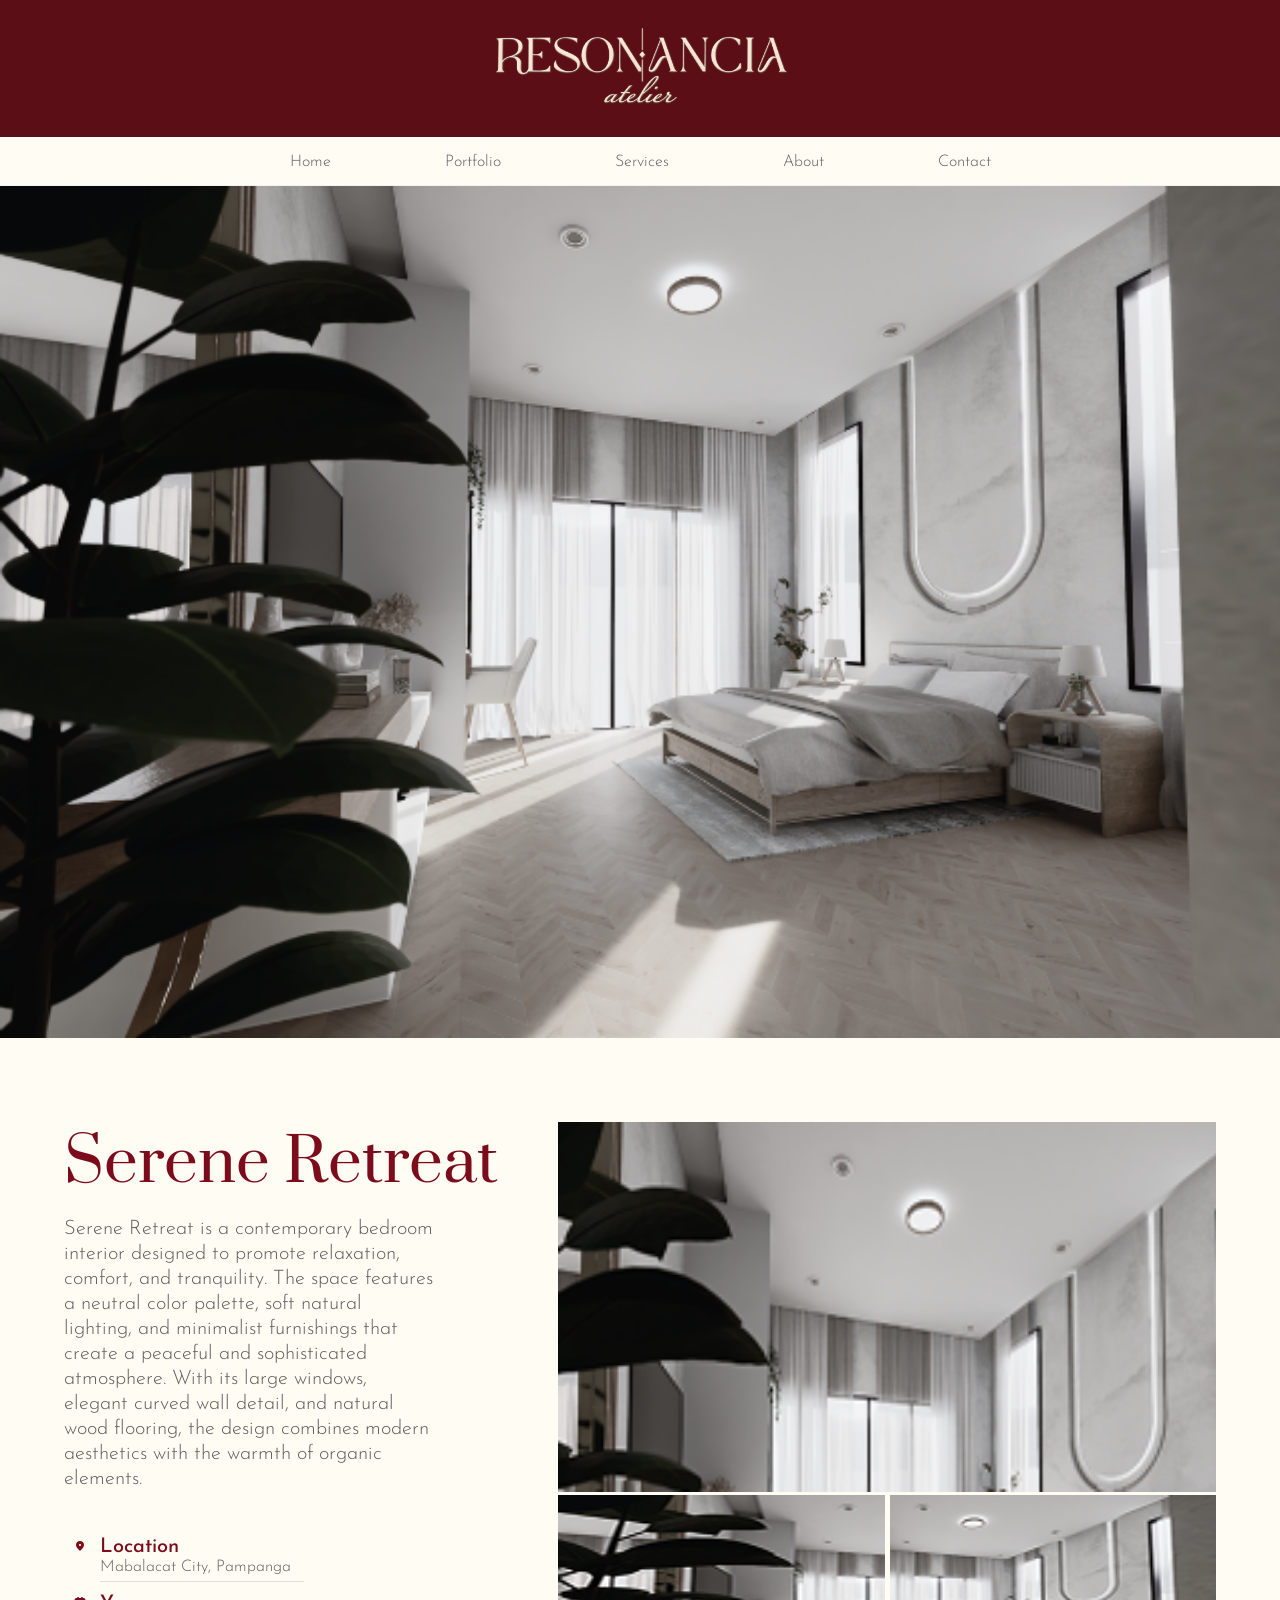
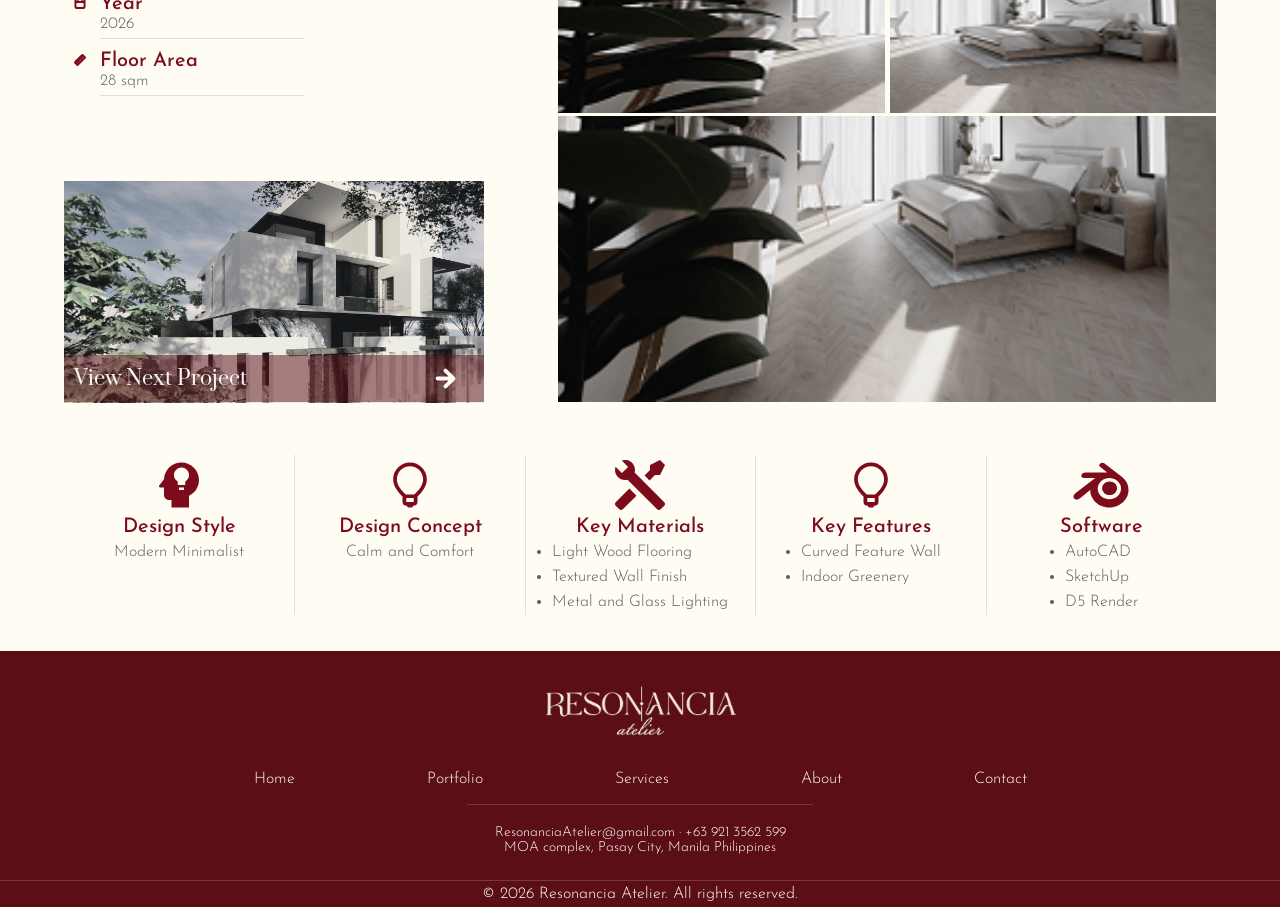
<file: projects/serene-retreat.html>
<!DOCTYPE html>
<html lang="en">
  <head>
    <meta charset="UTF-8">
    <meta name="viewport" content="width=device-width, initial-scale=1.0">
    <link rel="preconnect" href="https://fonts.googleapis.com">
    <link rel="preconnect" href="https://fonts.gstatic.com" crossorigin>
    <link href="https://fonts.googleapis.com/css2?family=Josefin+Sans:ital,wght@0,100..700;1,100..700&family=Prata&display=swap" rel="stylesheet">
    <link rel="stylesheet" href="../css/styles.css">
    <link rel="apple-touch-icon" sizes="180x180" href="../img/favicon_io/apple-touch-icon.png">
    <link rel="icon" type="image/png" sizes="32x32" href="../img/favicon_io/favicon-32x32.png">
    <link rel="icon" type="image/png" sizes="16x16" href="../img/favicon_io/favicon-16x16.png">
    <link rel="manifest" href="../img/favicon_io/site.webmanifest">
    <title>Resonancia Atelier | Project: Serene Retreat</title>
  </head>

  <body>
    <!-- Header -->
    <header class="site-header">
      <div class="header-logo">
        <button class="nav-toggle" id="navToggle" aria-label="Open menu" aria-expanded="false">
          <span class="nav-toggle__bar"></span>
          <span class="nav-toggle__bar"></span>
          <span class="nav-toggle__bar"></span>
        </button>

        <a href="../index.html"><img src="../img/logo.png" alt="Resonancia Atelier" class="headerLogo"></a>
      </div>

      <!-- Desktop nav row, hidden on mobile -->
      <nav class="site-nav" aria-label="Main navigation">
        <ul class="navList">
          <li><a href="../index.html">Home</a></li>
          <li><a href="../portfolio.html" aria-current="page">Portfolio</a></li>
          <li><a href="../services.html">Services</a></li>
          <li><a href="../about.html">About</a></li>
          <li><a href="../contact.html">Contact</a></li>
        </ul>
      </nav>
    </header>

    <!-- Mobile overlay menu, hidden until opened -->
    <div class="mobile-nav" id="mobileNav">
      <button class="mobile-nav__close" id="navClose" aria-label="Close menu">&times;</button>
      <ul class="mobile-nav__list">
        <li><a href="../index.html">Home</a></li>
        <li><a href="../portfolio.html">Portfolio</a></li>
        <li><a href="../services.html">Services</a></li>
        <li><a href="../about.html">About</a></li>
        <li><a href="../contact.html">Contact</a></li>
      </ul>
    </div>


    <!-- main -->
    <main>
      <!-- Project hero section -->
      <section class="projectHero">
        <div class="projectHeroImageHolder">
          <img src="../img/portfolio_sereneRetreat.png" alt="Bright modern bedroom featuring an illuminated U-shaped wall accent above the bed" class="projectHeroImage">
        </div>
      </section>

      <article class="project">
        <h1 class="project__title">Serene Retreat</h1>
        <p class="project__intro">Serene Retreat is a contemporary bedroom interior designed to promote relaxation, comfort, and tranquility. The space features a neutral color palette, soft natural lighting, and minimalist furnishings that create a peaceful and sophisticated atmosphere. With its large windows, elegant curved wall detail, and natural wood flooring, the design combines modern aesthetics with the warmth of organic elements.</p>

        <ul class="project__details">
          <li class="detail detail--location">
            <h2 class="detail__label">Location</h2>
            <p class="detail__value">Mabalacat City, Pampanga</p>
          </li>

          <li class="detail detail--year">
            <h2 class="detail__label">Year</h2>
            <p class="detail__value">2026</p>
          </li>

          <li class="detail detail--floorArea">
            <h2 class="detail__label">Floor Area</h2>
            <p class="detail__value">28 sqm</p>
          </li>
        </ul>

        <div class="project__gallery">
          <figure class="gallery__item">
            <img src="../img/portfolio_SereneRetreat_gallery1.png" alt="Low-angle view looking up at a white bedroom ceiling featuring a round flush-mount light fixture and modern wall detailing.">
          </figure>

          <figure class="gallery__item">
            <img src="../img/portfolio_SereneRetreat_gallery2.png" alt="Close-up of a dark houseplant in the foreground with a blurred view of a modern, sunlit room in the background.">
          </figure>

          <figure class="gallery__item">
            <img src="../img/portfolio_SereneRetreat_gallery3.png" alt="Wide view of a modern bedroom featuring light herringbone wood floors, a plant in the foreground, and sunlight streaming across the room.">
          </figure>

          <figure class="gallery__item">
            <img src="../img/portfolio_SereneRetreat_gallery4.png" alt="A modern, luxury kitchen featuring a marble waterfall island with gold-framed bar stools and a large, intricate metallic chandelier hanging above.">
          </figure>
        </div>

        <ul class="project__features">
          <li class="feature feature--style">
            <h2 class="feature__label">Design Style</h2>
            <p class="feature__text">Modern Minimalist</p>
          </li>

          <li class="feature feature--concept">
            <h2 class="feature__label">Design Concept</h2>
            <p class="feature__text">Calm and Comfort</p>
          </li>

          <li class="feature feature--materials">
            <h2 class="feature__label">Key Materials</h2>
            <ul class="feature__list">
              <li>Light Wood Flooring</li>
              <li>Textured Wall Finish</li>
              <li>Metal and Glass Lighting</li>
            </ul>
          </li>

          <li class="feature feature--features">
            <h2 class="feature__label">Key Features</h2>
            <ul class="feature__list">
              <li>Curved Feature Wall</li>
              <li>Indoor Greenery</li>
            </ul>
          </li>

          <li class="feature feature--softwares">
            <h2 class="feature__label">Software</h2>
            <ul class="feature__list">
              <li>AutoCAD</li>
              <li>SketchUp</li>
              <li>D5 Render</li>
            </ul>
          </li>
        </ul>

        <a href="../projects/paran-house.html" class="project__next">
          <img src="../img/portfolio_paranHouse.png" alt="Contemporary geometric house with a white facade and a built-in waterfall feature" class="project__nextImage">
          <span class="project__nextImageLabel">View Next Project</span>
        </a>
      </article>
    </main>


    <!-- Footer -->
    <footer class="footer">
      <a href="../index.html"><img src="../img/logo.png" alt="Resonancia Atelier" class="siteFooter__logo"></a>
    
      <nav class="siteFooter__nav">
        <ul class="siteFooter__navList">
          <li><a href="../index.html">Home</a></li>
          <li><a href="../portfolio.html" aria-current="page">Portfolio</a></li>
          <li><a href="../services.html">Services</a></li>
          <li><a href="../about.html">About</a></li>
          <li><a href="../contact.html">Contact</a></li>
        </ul>
      </nav>

      <div class="siteFooter__divider"></div>

      <address class="siteFooter__contact">
        <p class="siteFooter__contactLine">
          <a href="mailto:ResonanciaAtelier@gmail.com">ResonanciaAtelier@gmail.com</a>
          <span class="siteFooter__dot"> · </span>
          <a href="tel:+639213562599">+63 921 3562 599</a>
        </p>
        <p class="siteFooter__location">MOA complex, Pasay City, Manila Philippines</p>
      </address>

      <div class="siteFooter__divider2"></div>
      <p class="siteFooter__copyright">© 2026 Resonancia Atelier. All rights reserved.</p>
    </footer>

    <script src="../js/main.js"></script>
  </body>

</html>
</file>
<file: css/styles.css>
:root {
    --Primary-Default: #5C0E17;
    --primary-light-hover: #7C0C1C;
    --Background-Secondary: #FFFCF4;
    --Background-Neutral: #F4F4F2;
    --Border-Divider: #E0DEDA;
    --Text-Heading: #7C0C1C;
    --Text-Body: #5C5C5C;
    --font-heading: 'Prata', serif;
    --font-body: 'Josefin Sans', sans-serif;

    --space-sm: 0.5rem;
    --space-md: 1rem;
    --space-lg: 2rem;

    --u: 0.1302vw;
  }

  * {
    margin: 0;
    padding: 0;
    box-sizing: border-box;
  }

  /* Header */

  .header-logo {
    background-color: var(--Primary-Default);
    width: 100%;
    height: 136.5px;
    display: flex;
    justify-content: center;
    align-items: center;
    position: relative;
  }

  .headerLogo {
    width: 180px;
    height: 60px;
    aspect-ratio: 3/1;
  }

  @media (min-width: 768px) {
    .headerLogo {
      width: 224px;
      height: 74.667px;
    }
  }

  @media (min-width: 1024px) {
    .headerLogo {
      width: 305px;
      height: 101.667px;
    }
  }

  /* Hamburger button (mobile only) */
  .nav-toggle {
    display: flex;
    flex-direction: column;
    justify-content: center;
    gap: 6px;
    width: 22px;
    height: 24px;
    background: none;
    border: none;
    cursor: pointer;
    position: absolute;
    left: 1.5rem;
  }

  .nav-toggle__bar {
    display: block;
    width: 100%;
    height: 2px;
    background-color: var(--Background-Secondary);
  }

  /* Desktop nav row: hidden on mobile, shown at tablet+ */
  .navList {
    display: none;
    width: 100%;
    height: 48px;
    flex-direction: row;
    gap: 114px;
    justify-content: center;
    align-items: center;
    padding: 10px;
    background-color: var(--Background-Secondary);  
  }

  .navList li {
    list-style-type: none;
  }

  .navList a {
    text-decoration: none;
    color: var(--Text-Body);
    font-family: var(--font-body);
    font-size: 16px;
    font-style: normal;
    font-weight: 300;
  }
  
  .site-header {
    border-bottom: 1px solid rgba(224, 222, 218, 0.4);
  }

  /* Mobile overlay menu */
  .mobile-nav {
    display: none; /* toggled to flex by JS via .is-open */
    flex-direction: column;
    position: fixed;
    inset: 0;
    background-color: var(--Primary-Default);
    padding: var(--space-md);
    z-index: 100;
  }

  .mobile-nav.is-open {
    display: flex;
  }

  .mobile-nav__close {
    align-self: flex-end;
    background: none;
    border: none;
    color: var(--Background-Secondary);
    font-size: 2rem;
    cursor: pointer;
    line-height: 1;
  }

  .mobile-nav__list {
    list-style: none;
    margin-top: var(--space-md);
    display: flex;
    flex-direction: column;
    gap: var(--space-md);
  }

  .mobile-nav__list a {
    color: var(--Background-Secondary);
    text-decoration: none;
    font-family: var(--font-body);
    font-size: 1.5rem;
    font-weight: 300;
    border-bottom: 1px solid rgba(255, 252, 244, 0.3);
    padding-bottom: 0.5rem;
    display: block;
  }

  /* Tablet and Desktop Nav*/
  @media (min-width: 768px) {
    .nav-toggle {
      display: none;
    }

    .navList {
      display: flex;
    }

    .mobile-nav {
      display: none !important;
    }
  }

  /* Hero Section */
  .hero {
    display: none;
  }

  @media (min-width: 768px) {
    .hero {
      display: block;
    }
  }

  .hero__slider {
    position: relative;
    width: 100%;
    aspect-ratio: 16 / 9;
    overflow: hidden;
  }

  .hero__slide {
    position: absolute;
    top: 0;
    left: 0;
    width: 100%;
    height: 100%;
    object-fit: cover;
    opacity: 0;
    transition: opacity 0.5s ease;
  }

  .hero__slide--active {
    opacity: 1;
  }

  .hero__arrow {
    position: absolute;
    top: 50%;
    transform: translateY(-50%);
    width: 44px;
    height: 44px;
    border: none;
    border-radius: 50%;
    background: #D9D9D980;
    color: #ffffff;
    cursor: pointer;
    display: flex;
    align-items: center;
    justify-content: center;
    transition: background 0.2s ease;
  }

  .hero__arrow svg {
    width: 20px;
    height: 20px;
  }

  .hero__arrow--prev { left: var(--space-md); }
  .hero__arrow--next { right: var(--space-md); }

  .hero__arrow:hover {
    background: rgba(0, 0, 0, 0.55);
  }

  main {
    background-color: var(--Background-Secondary);
  }

  /* About Intro section */
  .aboutIntro {
    display: grid;
    text-align: center;
  }

  .intro__quote h1 {
    color: var(--primary-light-hover);
    text-align: center;
    font-family: var(--font-heading);
    font-size: 20px;
    font-style: normal;
    font-weight: 400;
    line-height: normal;
    padding: 66px 42px 42px 43px;
  }

  .intro__divider {
    display: block;
    width: 290px;
    height: 1px;
    background-color: var(--Border-Divider);
    margin: var(--space-sm) auto;
  }

  .intro__description p {
    color: var(--Text-Body);
    text-align: center;
    font-family: var(--font-body);
    font-size: 14px;
    font-style: normal;
    font-weight: 300;
    line-height: 25px; 
    padding: 42px 67px 25px 68px;
  }

  .intro__link {
    display: flex;
    margin-top: var(--space-md);
    font-family: var(--font-body);
    color: var(--Primary-Default);
    text-decoration: none;
    /* letter-spacing: 0.08em; */
    text-transform: uppercase;
    justify-content: center;

    font-size: 12px;
    font-style: normal;
    font-weight: 300;
    line-height: normal;
  }

  .intro__link-underline {
    text-decoration: underline;
  }

  @media (min-width: 768px) {

    .intro__quote h1 {
      color: var(--primary-light-hover);
      text-align: center;
      font-size: 36px;
      font-style: normal;
      font-weight: 400;
      line-height: normal;
    }

    .intro__divider {
      width: 507px;
      margin: auto auto;
    }

    .intro__description {
      max-width: 400px;
      margin: 0 auto;
      text-align: center;
    }

    .intro__link {
      font-size: 16px;
    }
  }

  @media(min-width: 1024px) {
    .aboutIntro {
      margin: 0 auto;
      grid-template-columns: 1fr auto 1fr;
      width: 100%;
      height: 260px;
    }

    .intro__divider {
      width: 1px;
      height: 130px;
      margin-top: 73px;
      display: flex;
      justify-content: center;
    }

    .intro__quote {
      margin: 61px 25px 40px 0;
    }

    .intro__quote h1 {
      font-size: 36px;
      font-style: normal;
      font-weight: 400;
      line-height: normal;
      text-align: left;
      padding: 0 0 0 160px;
    }

    .intro__description {
      max-width: 100%;
      padding: 0;
      margin: 0 auto;
    }  

    .intro__description p {
      font-family: "Josefin Sans";
      font-size: 16px;
      font-style: normal;
      font-weight: 300;
      line-height: 25px; 
      padding: 80px 7rem 32px 5rem;
      width: 100%;
      margin-left: -25px;
    }

    .intro__description a {
      margin: -10px 0 0 241px;
      
      width: 108px;
      height: 17px;
    }

  }




  /* Main portfolio section */
  .mainPortfolio {
    padding: 78px 0 52px 0;
    --portfolio-gap: 35px;
    --portfolio-visible: 2;
  }

  .mainPortfolio__slider {
    position: relative;
  }

  .mainPortfolio__viewport {
    overflow-x: auto;
    scroll-snap-type: x mandatory;
    scrollbar-width: none;
  }

  .mainPortfolio__viewport::-webkit-scrollbar {
    display: none;
  }

  .mainPortfolio__track {
    display: flex;
    list-style-type: none;
  }

  .mainPortfolio__item {
    flex: 0 0 100%;
    scroll-snap-align: center;
    display: flex;
    justify-content: center;
  }

  .mainPortfolio__item img {
    width: 193px;
    height: 189px;
    flex-shrink: 0;
    aspect-ratio: 193/189;
    border-radius: 50%;
    object-fit: cover;
  }

  .mainPortfolio__arrow {
    display: none;
  }

  .mainPortfolio__progress {
    height: 2px;
    width: 275px;
    background-color: var(--Border-Divider);
    position: relative;
    margin-top: 78px;
    margin: 78px auto 0 auto;
  }

  .mainPortfolio__progress-thumb {
    position: absolute;
    top: 0;
    left: 0;
    height: 100%;
    width: 20%;
    background-color: var(--primary-light-hover);
  }

  .mainPortfolio__link {
    margin-top: 27px;
  }

  @media (min-width: 768px) {
    .mainPortfolio__viewport {
      overflow: hidden;
      scroll-snap-type: none;
      width: 584px;
      margin: 0 auto;
    }

    .mainPortfolio__track {
      gap: var(--portfolio-gap);
      transition: transform 0.5s ease;
    }

    .mainPortfolio__item {
      flex: 0 0 calc(
        (100% - (var(--portfolio-visible) - 1) * var(--portfolio-gap))
        / var(--portfolio-visible)
      );
    }

    .mainPortfolio__item img {
      width: 100%;
      height: auto;
      aspect-ratio: 1;
      border-radius: 50%;
    }

    .mainPortfolio__arrow {
      position: absolute;
      top: 50%;
      transform: translateY(-50%);
      width: 44px;
      height: 44px;
      border: none;
      border-radius: 50%;
      background: var(--Border-Divider);
      color: #ffffff;
      cursor: pointer;
      display: flex;
      align-items: center;
      justify-content: center;
      transition: background 0.2s ease;
    }

    .mainPortfolio__arrow svg {
      width: 20px;
      height: 20px;
    }

    .mainPortfolio__arrow--prev { left: var(--space-md); }
    .mainPortfolio__arrow--next { right: var(--space-md); }

    .mainPortfolio__progress {
      display: none;
    }

    .mainPortfolio__link {
      margin-top: 84px;
    }
    
  }

  @media (min-width: 1024px) {
    .mainPortfolio {
      --portfolio-visible: 3;
      --portfolio-gap: 150px;
    }

    .mainPortfolio__viewport {
      width: 100%;
      max-width: 1146px;
      margin: 0 auto;
    }

    .mainPortfolio__link {
      margin-top: 48px;
    }
  }

  /* Main services section */
  .mainServices {
    background-color: white;
    width: 100%;
    padding-bottom: 40px;
  }

  .mainServicesImageHolder {
    display: flex;
    justify-content: center;
    align-items: center;
    padding-top: 41px;
  }

  .mainServicesImg {
    width: 301.898px;
    height: 155.324px;
    aspect-ratio: 138/71;
    margin: 0 auto;
  }

  .mainServicesHeading {
    margin-top: 8.25px;
  }

  .mainServicesHeading a {
    color: var(--Text-Heading);
    font-family: var(--font-heading);
    font-size: 24px;
    font-style: normal;
    font-weight: 400;
    line-height: normal;
    margin-left: 36.22px;
    text-transform: capitalize;
    text-decoration: none;
  }

  .mainServicesLine {
    display: block;
    margin: 20px auto 0 auto;
    background-color: var(--Border-Divider);
    width: 301px;
    height: 1px;
  }

  @media (min-width: 768px) {
    .mainServices {
      padding-bottom: 42px;
    }

    .mainServicesImageHolder {
      padding-top: 42px;
    }

    .mainServicesImg {
      width: 88%;
      height: 88%;
    }

    .mainServicesHeading {
      margin-top: 28px;
    }

    .mainServicesHeading a {
      margin-left: 60px;
      font-size: 36px;
    }

    .mainServicesLine {
      width: 88%;
    }
  }

  @media (min-width: 1024px) {
    .mainServices {
      margin-bottom: 47px;
    }

    .mainServicesImageHolder {
      padding-top: 74px;
    }

    .mainServicesImg {
      width: 88%;
      height: 88%;
    }

    .mainServicesHeading a {
      margin-left: 90px;
      font-size: 48px;
    }

    .mainServicesLine {
      width: 88%;
      margin-top: 38px;
    }
  }

  /* Main About section */
  .mainAbout {
    display: flex;
    flex-direction: column;
    margin-top: 46px;
  }

  .mainAboutImageHolder {
    display: flex;
    justify-content: center;
  }

  .mainAboutImg {
    width: 220px;
    height: 288px;
    border-radius: 5px;
    box-shadow: 0 4px 9.1px 1px rgba(0, 0, 0, 0.25);
  }

  .mainAbout__content {
    text-align: center;
    margin-top: 42px;
  }

  .mainAbout__content h1 {
    color: var(--Text-Heading);
    font-family: var(--font-heading);
    font-size: 36px;
    font-style: normal;
    font-weight: 400;
    line-height: normal;
  }

  .mainAbout__content h2 {
    padding-top: 23px;
    color: var(--Text-Heading);
    font-family: var(--font-heading);
    font-size: 24px;
    font-style: normal;
    font-weight: 400;
    line-height: normal;
  }

  .mainAboutline {
    background-color: var(--Border-Divider);
    height: 1px;
    width: 80%;
    display: block;
    margin: 34px auto 0 auto;
  }

  .mainAbout__content p {
    color: var(--Text-Body);
    text-align: center;
    font-family: var(--font-body);
    font-size: 14px;
    font-style: normal;
    font-weight: 300;
    line-height: 25px;
    padding: 29px 45px 30px 48px;
  }

  /* Main About tablet viewport */
  @media (min-width: 768px) {
    .mainAbout {
      display: flex;
      flex-direction: row;
      margin-top: 99.76px;
      padding-bottom: 98.72px;
    }

    .mainAboutImageHolder {
      padding-left: 66.47px;
    }

    .mainAboutImg {
      width: 247.73px;
      height: 324.523px;
    }

    .mainAbout__content {
      margin-top: 0;
    }

    .mainAbout__content h1 {
      font-size: 48px;
    }

    .mainAbout__content h2 {
      font-size: 36px;
      padding-top: 30px;
    }

    .mainAboutline {
      width: 66%;
      margin-top: 25px;
    }

    .mainAbout__content p {
      padding: 15px 29px 0 50.8px;
      display: flex;
      flex-direction: column;
      justify-content: center;
      font-size: 16px;
    }
  }

  @media (min-width: 1024px) {
    .mainAbout {
      display: flex;
      flex-direction: row;
      margin-top: 39.69px;
      padding-bottom: 38.65px;
    }

    .mainAboutImageHolder {
      padding-left: 185.75px;
    }

    .mainAboutImg {
      width: 300px;
      height: 405px;  
    }

    .mainAbout__content {
      margin-top: 65px;
    }

    .mainAboutline {
      width: 71%;
      margin-top: 28px;
    }

    .mainAbout__content h2 {
      padding-top: 10px;
    }

    .mainAbout__content p {
      padding: 33px 14% 0 14%;
    }
  }

  /* Footer section */
  footer {
    background-color: var(--Primary-Default);
    display: flex;
    flex-direction: column;
    align-items: center;
  }

  .siteFooter__logo {
    width: 181.777px;
    height: 60.592px;
    margin-top: 27px;
  }

  .siteFooter__nav {
    display: none;
  }

  .siteFooter__divider {
    width: 56%;
    height: 1px;
    background-color: var(--Border-Divider);
    opacity: 0.2;
    margin-top: 17px;
    margin-bottom: 20px;
  }

  .siteFooter__contactLine a, .siteFooter__contact p, .siteFooter__copyright {
    color: #ffffff;
    text-decoration: none;
    font-family: var(--font-body);
    font-size: 14px;
    font-style: normal;
    font-weight: 300;
    line-height: normal;
    text-align: center;
  }

  .siteFooter__contact {
    padding-bottom: 25px;
  }

  .siteFooter__divider2 {
    width: 100%;
    height: 1px;
    opacity: 0.2;
    background-color: var(--Border-Divider);
  }

  .siteFooter__copyright {
    padding: 5px;
    display: flex;
    justify-content: center;
    align-items: center;
  }

  @media (min-width: 768px) {
    .siteFooter__logo {
      width: 145px;
      height: 48px;
    }

    .siteFooter__nav {
      display:block;
      margin-top: 21px;
    }
    
    .siteFooter__navList {
      display: flex;
      gap: 60px;
    }

    .siteFooter__navList li {
      list-style-type: none;
    }

    .siteFooter__navList a {
      color: var(--Background-Secondary);
      font-family: var(--font-body);
      font-size: 16px;
      font-style: normal;
      font-weight: 300;
      line-height: normal;
      text-decoration: none;
    }

    .siteFooter__divider {
      width: 26%;
    }

    .siteFooter__copyright {
      font-size: 16px;
    }
  }

  @media (min-width: 1024px){
    .siteFooter__logo {
      width: 199px;
      height: 66px;
    }

    .siteFooter__navList {
      gap: 132px;
    }

    .siteFooter__divider {
      width: 27%;
    }
  }




  /* Portfolio Main Section */
  .pageIntro {
    text-align: center;
    padding-top: 63px;
    padding-bottom: 63px;
  }

  .pageIntro h1 {
    color: var(--Primary-Default);
    font-family: var(--font-heading);
    font-size: 36px;
    font-style: normal;
    font-weight: 400;
    line-height: normal;
  }

  .pageIntro__divider {
    background-color: var(--Border-Divider);
    width: 80%;
    height: 1px;
    margin: 55px auto 0 auto;
  }

  .portfolioGallery {
    display: grid;
    grid-template-columns: 1fr;
    gap: 22px;
    margin: 0 auto;
    width: 80%;
    padding-bottom: 63px;

  }

  .portfolioGallery__item {
    position: relative;
  }

  .portfolioGallery__item img {
    display: block;
    width: 100%;
    height: auto;
    object-fit: cover;
    aspect-ratio: 3/2;
  }

  .portfolioGallery__item figcaption {
    position: absolute;
    bottom: 0;
    left: 0;
    width: 100%;
    background-color: rgba(124, 12, 28, 0.5);
    padding: 6px 10px;
    color: var(--Background-Secondary);
    font-family: var(--font-heading);
    font-size: 13px;
    font-style: normal;
    font-weight: 400;
    line-height: normal;
  }

  @media (min-width: 768px) {
    .pageIntro h1 {
      font-size: 48px;
    }

    .pageIntro__divider {
      width: 60%;
    }

    .portfolioGallery {
      width: 90%;
      grid-template-columns: 218fr 207fr 241fr;
      column-gap: calc(11 * var(--u));
      row-gap: 0;
      grid-auto-rows: var(--u);
      padding-bottom: 75px;
    }


    .portfolioGallery__item img {
      height: 100%;
      aspect-ratio: auto;
      width: 100%;
      object-fit: cover;
    }

    .portfolioGallery__item figcaption {
      font-size: 20px;
    }

    .portfolioGallery__item--cocina {
      grid-column: 1 / 3;
      grid-row: 1 / 291;
    }

    .portfolioGallery__item--bano {
      grid-column: 3;
      grid-row: 1 / 337;
    }

    .portfolioGallery__item--serene {
      grid-column: 1;
      grid-row: 300 / 615; 
    }

    .portfolioGallery__item--paran {
      grid-column: 2;
      grid-row: 300 / 416; 
    }

    .portfolioGallery__item--dimmed {
      grid-column: 2;
      grid-row: 426 / 615; 
    }

    .portfolioGallery__item--cabin {
      grid-column: 3;
      grid-row: 349 / 615; 
    }
  }

  @media (min-width: 1024px) {
    .pageIntro h1 {
      font-size: 64px;
    }

    .pageIntro__divider {
      width: 50%;
    }
  }

  /* Services Page Styling */

  .service {
    padding-top: 25px;
    padding-bottom: 25px;
  }

  .service--reverse {
    background-color: #ffffff;
  }

  .service__inner {
    display: grid;
    gap: 30px;
    width: 85%;
    margin: 0 auto;
  }

  .service__title {
    color: var(--primary-light-hover, #7C0C1C);
    font-family: var(--font-heading);
    font-size: 23px;
    font-style: normal;
    font-weight: 400;
    line-height: normal;
    text-align: left;
  }

  .service__image {
    width: 100%;
    display: block;
    height: auto;
    aspect-ratio: 160/123;
    object-fit: cover;
    border-radius: 10px;
    box-shadow: 0 0 10px 1px rgba(0, 0, 0, 0.25);
  }

  .service__body {
    text-align: center;
    width: 90%;
    margin: 0 auto;
  }

  .service__quote {
    color: var(--primary-light-hover, #7C0C1C);
    text-align: center;
    font-family: var(--font-heading);
    font-size: 16px;
    font-style: normal;
    font-weight: 400;
    line-height: normal;
    padding-bottom: 31px;
  }

  .service__details {
    color: var(--Text-Body);
    font-family: var(--font-body);
    font-size: 12px;
    font-style: normal;
    font-weight: 300;
    line-height: 25px;
    display: flex;
    flex-direction: column;
  }

  .service__description {
    text-align: left;
    padding-bottom: 11px;
  }

  .service__divider {
    background-color: var(--Border-Divider);
    width: 99%;
    height: 1px;
  }

  .service__list {
    font-size: 11.5px;
    display: flex;
    flex-direction: row;
    justify-content: flex-start;
    gap: 15px;
    padding-top: 11px;
    padding-bottom: 28px;
  }

  .service__column {
    list-style: none;
    padding-left: 0;
  }

  .service__column li {
    position: relative;
    text-align: left;
  }

  .service__column li::before {
    content: "•";
    /* position: absolute;
    left: -10px; */
    color: inherit;
    margin-right: 1px;  
  }

  .ctaBanner {
    margin-top: -25px;
    background-image: url("../img/cta__mobile.png");
    background-size: cover;
    background-position: center;
    min-height: 270px;
    display: grid;
    place-items: center;
    padding: 0 82px;
  }

  .ctaBanner__card {
    border-radius: 10px;
    background-color: rgba(0, 0, 0, 0.5);
    padding: 20px 10px;
    display: flex;
    flex-direction: column;
    align-items: center;
    text-align: center;
    height: 122px;
    width: 209px;
  }

  .ctaBanner__card h2 {
    color: var(--Background-Secondary);
    text-align: center;
    font-family: var(--font-heading);
    font-size: 16px;
    font-style: normal;
    font-weight: 400;
    line-height: normal;
  }

  .ctaBanner__card p {
    color: #FFFCF4;
    text-align: center;
    font-family: "Josefin Sans";
    font-size: 10px;
    font-style: normal;
    font-weight: 300;
    line-height: normal;
    margin-top: 10px;
  }

  .ctaBanner__card a {
    text-decoration: none;
    color: var(--primary-light-hover, #7C0C1C);
    text-align: center;
    font-family: var(--font-body);
    font-size: 9px;
    font-style: normal;
    font-weight: 600;
    line-height: normal;
    letter-spacing: 1px;
    border-radius: 10px;
    background: #FFFCF4;
    margin-top: 17px;
    padding: 9px 26px;
  }

  @media (min-width: 768px) {
    .service__title {
      font-size: 30px;
      text-align: center;
    }

    .service__inner {
      width: 70%;
    }

    .service__quote {
      font-size: 20px;
      margin-bottom: -12px;
    }

    .service__details {
      display: grid;
      grid-template-columns: 1fr auto 1fr;
      margin-left: -10px;
    }

    .service__description {
      font-size: 14px;
      width: 243px;
    }

    .service__divider {
      width: 1px;
      height: 164px;
      margin-left: 29px;
      margin-right: 38px;
      margin-top: 5px;
    }

    .service__divider2, .service__divider3 {
      height: 120px;
    }

    .service__list {
      flex-direction: column;
      gap: 0;
      padding: 0;
      width: 100%;
    }

    .service__list li {
      font-size: 14px;
    }

    .ctaBanner {
      margin-top: 20px;
      background-image: url(../img/cta__tablet.png);
      min-height: 382px;
      display: flex;
      justify-content: flex-start;
      padding-left: 34px;
    }

     .ctaBanner__card {
      display: flex;
      flex-direction: column;
      text-align: center;
      width: 286px;
      height: 165px;
      padding: 35px 10px;
    }

    .ctaBanner__card h2 {
      font-size: 20px;
    }

    .ctaBanner__card p {
      font-size: 11px;
    }

    .ctaBanner__card a {
      font-size: 11px;
      margin-top: 30px;
      padding: 12px 28px;
    }
  }

  @media (min-width: 1024px) {
    .service {
      padding-bottom: 60px;
    }

    .service__inner {
      width: 88%;
      grid-template-columns: 1fr 1fr;
      margin-left: 118px;
    }

    .service__image {
      grid-column: 1;
      grid-row: 1/3;
      align-self: center;
      width: 470px;
      height: 360px;
      aspect-ratio: 126/97;
    }

    .service__title {
      grid-column: 2;
      grid-row: 1;
    }

    .service__body {
      grid-column: 2;
      grid-row: 2;
    }

    .service__title {
      font-size: 48px;
      text-align: left;
    }

    .service__body {
      width: 100%;
    }

    .service__quote {
      font-size: 24px;
      text-align: left;
    }

    .service__details {
      margin-left: 0;
    }

    .service__description {
      width: 238px;
      font-size: 16px;
    }

    .service__divider {
      width: 1px;
      height: 190px;
      margin-left: 10px;
      margin-right: 30px;
      margin-top: 5px;
    }

    .service__divider2, .service__divider3 {
      height: 140px;
    }

    .service__list li {
      font-size: 16px;
    }

    .service__image--reverse {
      grid-column: 2;
      grid-row: 1/3;
      align-self: center;
      width: 470px;
      height: 360px;
      aspect-ratio: 126/97;
    }

    .service__title--reverse {
      grid-column: 1;
      grid-row: 1;
      width: 610px;
    }

    .service__body--reverse {
      grid-column: 1;
      grid-row: 2;
    }

    .service__inner--reverse {
      margin-left: 90px;
    }

    .ctaBanner {
      min-height: 600px;
      background-image: url("../img/cta__desktop.png");
      padding-left: 100px;
    }

    .ctaBanner__card {
      width: 440px;
      height: 250px;
      padding: 45px 10px;
    }

    .ctaBanner__card h2 {
      font-size: 32px;
    }

    .ctaBanner__card p {
      font-size: 16px;
    }

    .ctaBanner__card a {
      font-size: 14px;
      margin-top: 50px;
      padding: 15px 40px;
    }

  }

  /* About page section */
.aboutStory {
  margin-top: -18px;
}

.aboutParagraph {
  width: 80%;
  color: var(--Text-Body, #5C5C5C);
  text-align: center;
  font-family: "Josefin Sans";
  font-size: 12px;
  font-style: normal;
  font-weight: 300;
  line-height: 25px;
  margin: 0 auto;
}

.aboutParagraph p {
  padding-bottom: 35px;
  text-align: center;
}

.aboutImageBanner {
  width: 100%;
  margin-top: 5px;
  margin-bottom: 40px;
}

.aboutHighlight {
  background-color: #fff;
  padding-top: 47px;
  padding-bottom: 57px;
}

.aboutQuote {
  width: 250px;
  height: 109px;
  margin-left: 17%;
  position: relative;
}

.aboutQuote__text {
  color: var(--primary-light-hover, #7C0C1C);
  font-family: var(--font-heading);
  font-size: 16px;
  font-style: normal;
  font-weight: 400;
  line-height: normal;
}

.aboutQuote__text::before {
  content:"\“";
  font-size: 80px;
  position: absolute;
  top: -23px;
  left: -30px;
}

.aboutHighlightImageHolder {
  padding-top: 34px;
  text-align: center;
}

.aboutHighlight__image {
  width: 85%;
  border-radius: 10px;
  box-shadow: 0 0 10px 1px rgba(0, 0, 0, 0.25);
}

.aboutOwner {
  padding-top: 50px;
  padding-bottom: 36px;
}

.aboutOwnerImageHolder {
  text-align: center;
  padding-bottom: 52px;
}

.aboutOwnerImage {
  width: 45.07%;
  aspect-ratio: 169 / 221;
  border-radius: 5px;
  box-shadow: 0 4px 9.1px 1px rgba(0, 0, 0, 0.25);
}

.aboutOwner__content h1, .aboutOwner__content h2 {
  color: var(--primary-light-hover, #7C0C1C);
  text-align: center;
  font-family: var(--font-heading);
}

.aboutOwner__content h1 {
  font-size: 24px;
  font-style: normal;
  font-weight: 400;
  line-height: normal;
  margin-bottom: 18px;
}

.aboutOwner__content h2 {
  font-size: 16px;
  font-style: normal;
  font-weight: 400;
  line-height: normal;
  margin-bottom: 52px;
}

.aboutOwnerline {
  width: 80%;
  height: 1px;
  background-color: var(--Border-Divider);
  margin-bottom: 52px;
  margin-left: auto;
  margin-right: auto;
}

.aboutOwnerDetails {
  width: 75%;
  margin: 0 auto;
  color: var(--Text-Body, #5C5C5C);
  font-family: var(--font-body);
  font-size: 12px;
  font-style: normal;
  font-weight: 300;
  line-height: 25px;
}

.aboutOwnerDetails p {
  margin-bottom: 20px;
}

.aboutMissionVision {
  background-image: url("../img/aboutBannerMobile.png");
  background-size: cover;
  background-position: center;
  background-repeat: no-repeat;
  width: 100%;
  min-height: 375px;
  aspect-ratio: 28/25;
  padding-top: 46px;
  padding-bottom: 46px;
}

.aboutMV__content {
  color: #fff;
  width: 90%;
  margin: 0 auto;
}

.aboutMV__content h1 {
  font-family: var(--font-heading);
  font-size: 24px;
  font-style: normal;
  font-weight: 400;
  line-height: normal;
  text-align: center;
  margin-bottom: 30px;
}

.aboutMV__content p {
  width: 88%;
  font-family: var(--font-body);
  font-size: 12px;
  font-style: normal;
  font-weight: 200;
  line-height: normal;
  margin-bottom:10px;
  margin-left: auto;
  margin-right: auto;
}

.aboutMV__divider {
  width: 90%;
  height: 0.5px;
  background-color: #FFFCF4;
  margin: 25px auto 30px auto;
}

.aboutCTA {
  padding-top: 50px;
  padding-bottom: 50px;
  text-align: center;
}

.aboutCTA h2 {
  color: var(--primary-light-hover, #7C0C1C);
  text-align: center;
  font-family: var(--font-heading);
  font-size: 16px;
  font-style: normal;
  font-weight: 400;
  line-height: normal;
  margin-bottom: 10px;
}

.aboutCTA p {
  color: var(--Text-Body, #5C5C5C);
  text-align: center;
  font-family: var(--font-body);
  font-size: 12px;
  font-style: normal;
  font-weight: 300;
  line-height: normal;
  margin-bottom: 40px;
}

.aboutCTA a {
  text-decoration: none;
  color: var(--Background-Secondary);
  text-align: center;
  font-family: var(--font-body);
  font-size: 10px;
  font-style: normal;
  font-weight: 600;
  line-height: normal;
  letter-spacing: 1px;
  border-radius: 10px;
  background: var(--Primary-Default);
  margin-top: 17px;
  padding: 14px 28px;
}

@media (min-width: 768px) {
  .aboutParagraph {
    font-size: 16px;
  }

  .aboutParagraph p {
    padding-bottom: 40px;
  }

  .aboutQuote {
    width: 600px;
    margin-left: 10%;
    margin-bottom: 50px;
  }

  .aboutQuote__text {
    font-size: 24px;
    text-align: center;
    width: 608px;
  }

  .aboutQuote__text::before {
    content:"\“";
    font-size: 150px;
    position: absolute;
    top: -45px;
    left: -30px;
  }

  .aboutHighlightImageHolder {
    padding-top: 34px;
    text-align: center;
  }

  .aboutHighlight__image {
    width: 80%;
    border-radius: 10px;
    box-shadow: 0 0 10px 1px rgba(0, 0, 0, 0.25);
    aspect-ratio: 608/343;
  }

  .aboutOwner {
    padding-top: 89px;
  }

  .aboutOwnerImageHolder {
    padding-bottom: 89px;
  }

  .aboutOwnerImage {
    width: 48%;
    aspect-ratio: 61/80;
  }

  .aboutOwner__content h1 {
    font-size: 36px;
  }

  .aboutOwner__content h2 {
    font-size: 24px;
  }

  .aboutOwnerline {
    width: 70%;
    height: 1px;
  }

  .aboutOwnerDetails {
    width: 65%;
    font-size: 14px;
  }

  .aboutMissionVision {
    background-image: url("../img/aboutBannerTablet.png");
    background-repeat: no-repeat;
    aspect-ratio: auto;
    padding-top: 46px;
    padding-bottom: 46px;
    height: 100%;
  }

  .aboutMV__container {
    display: flex;
    flex-direction: row;
    margin-right:10px;
  }

  .aboutMV__paragraph {
    display: flex;
    flex-direction: column;
    align-items: center;
    margin-left: 50px;
    margin-top:5px;
    gap: 15px;
  }

  .aboutMV__paragraph2 {
    margin-left: 76px;
  }

  .aboutMV__content {
    color: #fff;
    width: 100%;
    margin: 0  auto;
  }

  .aboutMV__content h1 {
    font-size: 36px;
    margin-bottom: 24px;
    text-align: left;
    margin-left: 87px;
  }

  .aboutMV__content p {
    width: 80%;
    font-size: 16px;
    margin: 0;
    text-align: left;
  }

  .aboutMV__divider {
    width: 85%;
    height: 0.5px;
    background-color: #FFFCF4;
    margin: 20px auto 35px auto;
  }

  .aboutCTA {
    padding-top: 57px;
    padding-bottom: 57px;
    text-align: center;
  }

  .aboutCTA h2 {
    font-size: 24px;
    margin-bottom: 21px;
  }

  .aboutCTA p {
    font-size: 14px;
    margin-bottom: 62px;
  }

  .aboutCTA a {
    font-size: 12px;
    margin-top: 17px;
    padding: 15px 35px;
  }

}

@media (min-width: 1024px) {
  .aboutParagraph {
    font-size: 16px;
     width: 785px;
     text-align: center;
  }

  .aboutParagraph p {
    padding-bottom: 60px;
  }

  .aboutQuote {
    width: 1152px;
    margin-left: 6%;
    margin-bottom: 100px;
  }

  .aboutQuote__text {
    font-size: 36px;
    text-align: center;
    width: 1152px;
  }

  .aboutQuote__text::before {
    content:"\“";
    font-size: 200px;
    position: absolute;
    top: -58px;
    left: 80px;
  }

  .aboutHighlightImageHolder {
    padding-top: 60px;
  }

  .aboutHighlight__image {
    width: 80%;
    border-radius: 10px;
    box-shadow: 0 0 10px 1px rgba(0, 0, 0, 0.25);
    aspect-ratio: 179/101;
  }

  .aboutOwner {
    display: flex;
    flex-direction: row;
    padding-bottom: 0;
  }

  .aboutOwnerImageHolder {
    padding-left: 143px;
  }
  
  .aboutOwnerImage {
    width: 397px;
    height: 521px;
    aspect-ratio: 16/21;
    margin-top: 40px;
  }

  .aboutOwner__content {
    margin-top: -20px;
  }

  .aboutOwner__content h1 {
    font-size: 48px;
  }

  .aboutOwner__content h2 {
    font-size: 36px;
    margin-bottom: 28px;
  }

  .aboutOwnerline {
    width: 75%;
    height: 1px;
    margin-bottom: 38px;
  }

  .aboutOwnerDetails {
    width: 65%;
    font-size: 16px;
  }

  .aboutMissionVision {
    background-image: url("../img/aboutBannerDesktop.png");
    padding-top: 88px;
    padding-bottom: 10px;
  }

  .aboutMV__container {
    display: flex;
    flex-direction: row;
    margin-right: 120px;
  }

  .aboutMV__paragraph {
    display: flex;
    flex-direction: column;
    align-items: center;
    margin-left: 50px;
    margin-top:5px;
    gap: 15px;
  }

  .aboutMV__paragraph2 {
    margin-left: 95px;
    margin-right: 38px;
  }

  .aboutMV__content {
    color: #fff;
    width: 100%;
    margin: 0  auto;
  }

  .aboutMV__content h1 {
    font-size: 48px;
    margin-bottom: 75px;
    margin-left: 180px;
  }

  .aboutMV__content p {
    width: 80%;
    font-size: 24px;
    margin: 0;
    text-align: left;
  }

  .aboutMV__divider {
    width: 85%;
    height: 0.5px;
    background-color: #FFFCF4;
    margin: 20px auto 35px auto;
  }

  .aboutCTA h2 {
    font-size: 36px;
    margin-bottom: 15px;
  }

  .aboutCTA p {
    font-size: 16px;
    margin-bottom: 74px;
  }

  .aboutCTA a {
    font-size: 14px;
    margin-top: 17px;
    padding: 20px 50px;
  }
}

/* Contact page section */
.contactIntro, .contactLinks {
  width: 80%;
  margin: 0 auto;
}

.contactIntro h1{
  padding-top: 100px;
  padding-bottom: 54px;
  color: var(--Primary-Default, #5C0E17);
  font-family: var(--font-heading);
  font-size: 24px;
  font-style: normal;
  font-weight: 400;
  line-height: normal;
  width: 80%;
}

.contactIntroDivider {
  width: 100%;
  height: 1px;
  background-color: var(--Border-Divider);
  margin-bottom: 54px;
}

.contactLinks h2 {
  color: var(--Primary-Default, #5C0E17);
  font-family: var(--font-heading);
  font-size: 16px;
  font-style: normal;
  font-weight: 400;
  line-height: normal;
  margin-bottom: 21px;
}

.contactLinks img {
  width: 20px;
  height: 20px;
  aspect-ratio: 1/1;
  margin-right: 28px;
  margin-bottom: 60px;
}

.contactBanner img {
  width: 100%;
  height: 216px;
  aspect-ratio: 125/72;
}

.contactFormSection {
  padding-top: 60px;
  width: 75%;
  margin: 0 auto;
}

.contactFormIntro h2 {
  color: var(--Primary-Default, #5C0E17);
  font-family: var(--font-heading);
  font-size: 16px;
  font-style: normal;
  font-weight: 400;
  line-height: normal;
  margin-bottom: 60px;
}

.contactForm .visually-hidden {
  display: none;
}

.contactForm {
  display: flex;
  flex-direction: column;
  align-items: center;
}

.contactForm input, .contactForm select, .contactForm textarea {
  border-radius: 10px;
  border: 1.5px solid var(--Border-Divider, #E0DEDA);
  background: var(--Background-Neutral, #F4F4F2);
  width: 230px;
  height: 35px;
  padding-left: 15px;
  margin-bottom: 20px;

  color: var(--Text-Body, #5C5C5C);
  font-family: "Josefin Sans";
  font-size: 9px;
  font-style: normal;
  font-weight: 400;
  line-height: normal;
  letter-spacing: 1px
}

.contactForm textarea {
  padding-top: 15px;
  height: 146px;
}

.contactForm button {
  width: 100px;
  height: 30px;
  border-radius: 10px;
  border: none;
  background: var(--Primary-Default, #5C0E17);
  margin-left: -45%;
  margin-bottom: 40px;

  color: var(--Background-Secondary, #FFFCF4);
  text-align: center;
  font-family: var(--font-body);
  font-size: 10px;
  font-style: normal;
  font-weight: 600;
  line-height: normal;
  letter-spacing: 1px;
}

@media (min-width: 768px) {
  .contactIntro h1 {
    font-size: 36px;
    width: 50%;
  }

  .contactLinks {
    display: flex;
    flex-direction: row;
    gap: 100px;
  }

  .contactLinks h2 {
    font-size: 24px;
  }

  .contactLinks img {
    width: 25px;
    height: 25px;
  }

  .contactBanner img {
    margin-top: 100px;
    height: auto;
  }

  .contactFormSection {
    width: 80%;
  }

  .contactFormIntro h2 {
    font-size: 24px;
    padding-right: 40px;
  }

  .contactForm {
    display: grid;
    grid-template-columns: 1fr 1fr;
    column-gap: 15px;
    width: 90%;
    margin: 0 auto;
  }

  .contactForm textarea {
    grid-column: 1 / -1;
  }

  
  .contactForm input, .contactForm select, .contactForm textarea {
    width: 100%;
    height: 39px;
    font-size: 16px;
  }

  .contactForm button {
    margin-left: 0;
    width: 150px;
    height: 45px;

    font-size: 16px;
  }

  .contactForm textarea {
    height: 146px;
  }
}

@media (min-width: 1024px) {
  .contactIntro h1 {
    font-size: 48px;
  }

  .contactLinks {
    gap: 200px;
  }

  .contactLinks h2 {
    font-size: 36px;
  }

  .contactLinks img {
    width: 32px;
    height: 32px;
  }

  .contactFormIntro h2 {
    font-size: 36px;
    padding-right: 20%;
  }

  .contactForm input, .contactForm select, .contactForm textarea {
    height: 45px;
  }

  .contactForm textarea {
    height: 214px;
  }
}


/* Projects page */
.projectHeroImage {
  object-fit: cover;
  width: 100%;
  height: 178px;
  margin-bottom: 27px;
}

.project {
  width: 85%;
  margin: 0 auto;
  display: grid;
  grid-template-columns: repeat(2, minmax(0, 1fr));
  row-gap: 20px;
  column-gap: 5px;
  padding-bottom: 36px;

  grid-template-areas: 
    "title    title"
    "intro    intro"
    "img1     img1"
    "details  details"
    "img2     img3"
    "features features"
    "img4     img4";
}

.project__title {
  color: var(--primary-light-hover, #7C0C1C);
  font-family: var(--font-heading);
  font-size: 24px;
  font-style: normal;
  font-weight: 400;
  line-height: normal;
  grid-area: title;
}

.project__intro {
  color: var(--Text-Body, #5C5C5C);
  font-family: var(--font-body);
  font-size: 11px;
  font-style: normal;
  font-weight: 300;
  line-height: 25px; 

  grid-area: intro;
}

.project__details {
  margin: 0;
  padding: 0;
  padding-left: 10px;
  display: grid;
  row-gap: 10px;

  grid-area: details;
}

.detail--location::before {
  -webkit-mask-image: url("../img/location_on.svg");
  mask-image: url("../img/location_on.svg");
}

.detail--year::before {
  -webkit-mask-image: url("../img/Calendar.svg");
  mask-image: url("../img/Calendar.svg");
}

.detail--floorArea::before {
  -webkit-mask-image: url("../img/ruler.svg");
  mask-image: url("../img/ruler.svg");
}

.detail::before {
  content: "";
  background-color: var(--primary-light-hover);
  grid-row: 1/3;
  display: block;
  width: 12px;
  height: 12px;
  -webkit-mask-repeat: no-repeat;
  mask-repeat: no-repeat;
  -webkit-mask-position: center;
  mask-position: center;
  -webkit-mask-size: contain;
  mask-size: contain;
  align-self: start;
  margin-top: 5px;
}

.detail {
  display: grid;
  list-style-type: none;
  grid-template-columns: 12px 1fr;
  column-gap: 14px;
}

.detail__label {
  color: var(--primary-light-hover, #7C0C1C);
  font-family: var(--font-body);
  font-size: 14px;
  font-style: normal;
  font-weight: 500;
  line-height: 25px;
}

.detail__value {
  color: var(--Text-Body, #5C5C5C);
  font-family: var(--font-body);
  font-size: 11px;
  font-style: normal;
  font-weight: 300;
  line-height: 25px;

  margin-top: -5px;
}

.detail__value::after {
  content: "";
  display: block;
  width: 50%;
  height: 1px;
  background-color: var(--Border-Divider);
  margin-top: 1px;
}

.detailDivider {
  margin-top: 5px;
  width: 100%;
  height: 1px;
  background-color: var(--Border-Divider);
}

.gallery__item {
  margin: 0;
  width: 100%;
}

.gallery__item img {
  width: 100%;
  height: 100%;
  display: block;
  object-fit: cover;
}

.gallery__item:nth-child(1) {
  grid-area: img1;
  aspect-ratio: 191/80;
}

.gallery__item:nth-child(2) {
  grid-area: img2;
  aspect-ratio: 77/50;
}

.gallery__item:nth-child(3) {
  grid-area: img3;
  aspect-ratio: 77/50;
}

.gallery__item:nth-child(4) {
  grid-area: img4;
  aspect-ratio: 154/67;
}

.project__features {
  margin: 0;
  padding: 0;
  display: grid;
  grid-template-columns: repeat(2, minmax(0, 1fr));

  grid-area: features;
}

.feature {
  display: flex;
  flex-direction: column;
  align-items: center;
  justify-content: flex-start;
}

.feature::before {
  content: "";
  background-color: var(--primary-light-hover);
  -webkit-mask-repeat: no-repeat;
  mask-repeat: no-repeat;
  -webkit-mask-position: center;
  mask-position: center;
  -webkit-mask-size: contain;
  mask-size: contain;
  width: 20px;
  height: 20px;
}

.feature--style::before {
  -webkit-mask-image: url("../img/head-lightbulb.svg");
  mask-image: url("../img/head-lightbulb.svg");
}

.feature--concept::before {
  -webkit-mask-image: url("../img/lightbulb.svg");
  mask-image: url("../img/lightbulb.svg");
}

.feature--materials::before {
  -webkit-mask-image: url("../img/tools.svg");
  mask-image: url("../img/tools.svg");
}

.feature--features::before {
  -webkit-mask-image: url("../img/lightbulb.svg");
  mask-image: url("../img/lightbulb.svg");
}
.feature--softwares::before {
  -webkit-mask-image: url("../img/blender-software.svg");
  mask-image: url("../img/blender-software.svg");
}

.feature:last-child {
  grid-column: 1/-1;
}

.feature__label {
  color: var(--primary-light-hover, #7C0C1C);
  font-family: var(--font-body);
  font-size: 12px;
  font-style: normal;
  font-weight: 500;
  line-height: 25px;
}

.feature__text, .feature__list {
  color: var(--Text-Body, #5C5C5C);
  font-family: var(--font-body);
  font-size: 10px;
  font-style: normal;
  font-weight: 300;
  line-height: 25px;
}

.feature__list li {
  list-style: disc;
}

.feature:not(:last-child)::after {
  content: "";
  display: block;
  width: 80%;
  height: 1px;
  background-color: var(--Border-Divider);
  margin-top: auto;
  margin-bottom: 25px;
}

.feature:not(:nth-child(odd))::after {
  align-self: flex-start;
}

.feature:not(:nth-child(even))::after {
  align-self: flex-end;
}

.project__next {
  display: none;
}

.project__gallery {
  display: contents;
}

.project__nextImage {
  width: 100%;
}

@media (min-width: 768px) {
  .projectHeroImage {
    height: 350px;
  }

  .project__title {
    font-size: 32px;
    padding-right: 45px;
    margin-bottom: 10px;
  }

  .project__intro {
    padding-right: 45px;
  }

  .detail__label {
    font-size: 16px;
  }

  .project {
    width: 90%;
    grid-template-columns: 3fr 2fr 2fr;
    grid-template-areas:
      "title     img1   img1"
      "intro     img1   img1"
      "details   img2   img3"
      "details   img4   img4"
      "features  features features";

    row-gap: 3px;
    column-gap: 3px;
  }

  .project__details {
    align-content: start;
    align-self: start;
    padding-top: 20px;
    padding-right: 45px;
  }

  .project__features {
    grid-template-columns: repeat(5, minmax(0, 1fr));
    margin-top: 50px;
  }

  .feature::before {
    width: 31px;
    height: 32px;
  }

  .feature:last-child {
    grid-column: auto;
  }

  .feature:not(:first-child) {
    border-left: 1px solid var(--Border-Divider);
    padding-left: 10px;
    padding-right: 10px;
  }

  .feature:not(:last-child)::after {
    display: none;
  }

  .gallery__item {
    position: relative;
    align-self: stretch;
    min-height: 119px;
  }
  
  .gallery__item img {
    position: absolute;
    inset: 0;
    width: 100%;
    height: 100%;
    object-fit: cover;
  }

  .gallery__item:nth-child(1) {
    height: auto;
    aspect-ratio: auto;
  }


  .gallery__item:nth-child(1) {
    aspect-ratio: 183/77;
  }

  .gallery__item:nth-child(2) {
    aspect-ratio: 178/119;
  }

  .gallery__item:nth-child(3) {
    aspect-ratio: 178/119;
  }

  .gallery__item:nth-child(4) {
    aspect-ratio: 122/53;
  }
}

@media (min-width: 1024px) {
  .projectHeroImage {
    height: auto;
    margin-bottom: 80px;
  }

  .project {
    width: 90%;
    margin-left: 30px;
    max-width: 1200px;
    margin: 0 auto;
    column-gap: 5px;
    grid-template-areas:
      "title     img1   img1"
      "intro     img1   img1"
      "details   img2   img3"
      "next      img4   img4"
      "features  features features";
  }

  .project__details {
    padding-top: 40px;
  }

  .project__title {
    font-size: 60px;
    padding-right: 0;
  }

  .project__intro {
    font-size: 20px;
    width: 85%;
  }

  .detail__label {
    font-size: 20px;
  }

  .detail__value {
    font-size: 16px;
  }
  
  .feature__label {
    font-size: 20px;
  }

  .feature__text, .feature__list {
    font-size: 16px;
  }

  .feature::before {
    width: 60px;
    height: 60px;
  }

  .project__next {
    display: block;
    align-self: end;
    position: relative;
    grid-area: next;
    width: 420px;
    height: 221px;
  }

  .project__next img {
    width: 100%;
    object-fit: cover;
    aspect-ratio: 121/64;
  }

  .project__nextImageLabel {
    position: absolute;
    bottom: 0;
    left: 0;
    right: 0;
    
    font-size: 20px;
    background-color: rgba(92, 14, 23, 0.5);
    color: var(--Background-Neutral);
    font-family: var(--font-heading);
    display: flex;
    justify-content: space-between;
    padding: 10px;
  }

  .project__nextImageLabel::after {
    content: "";
    background: var(--Background-Secondary);
    -webkit-mask-image: url("../img/arrowRight.svg");
    mask-image: url("../img/arrowRight.svg");
    width: 27px;
    height: 27px;
    aspect-ratio: 1/1;
    margin-right: 15px;
  }
}

/* Print media query */
@media print {
  @page {
    size: A4;
    margin: 2cm;
  }

  html,
  body {
    width: auto;
    margin: 0;
    padding: 0;
    font-size: 11pt;
    line-height: 1.5;
  }

  *,
  *::before,
  *::after {
    box-shadow: none !important;
    text-shadow: none !important;
  }

  * {
    background: transparent !important;
    color: #000 !important;
  }

  h1,
  h2,
  h3,
  h4 {
    color: #5c0f18 !important;
  }

  nav,
  .nav,
  [class*="hamburger"],
  [class*="toggle"],
  [class*="arrow"],
  [class*="progress"],
  button,
  input[type="submit"],
  video,
  iframe,
  .ctaBanner {
    display: none !important;
  }

  .missionVision__bg,
  .banner__bg {
    display: none !important;
  }

  section,
  article,
  figure,
  .service,
  .service__inner {
    height: auto !important;
    min-height: 0 !important;
    overflow: visible !important;
  }

  .service,
  .service__inner,
  .service--reverse {
    display: block !important;
  }

  .portfolioGallery {
    display: block !important;
  }

  .mainPortfolio,
  .mainPortfolio * {
    transform: none !important;
    overflow: visible !important;
    scroll-snap-type: none !important;
  }

  img {
    max-width: 100% !important;
    height: auto !important;
    break-inside: avoid;
    print-color-adjust: exact;
    -webkit-print-color-adjust: exact;
  }

  h1,
  h2,
  h3,
  h4 {
    break-after: avoid;
    page-break-after: avoid;
  }

  figure,
  .service,
  .project__details,
  .project__features,
  blockquote {
    break-inside: avoid;
    page-break-inside: avoid;
  }

  p,
  li {
    orphans: 3;
    widows: 3;
  }

  a {
    text-decoration: underline;
  }

  a[href^="http"]::after {
    content: " (" attr(href) ")";
    font-size: 9pt;
    word-break: break-all;
  }

  footer {
    margin-top: 1.5cm;
    padding-top: 0.5cm;
    border-top: 1px solid #000;
    break-inside: avoid;
  }
}
</file>
